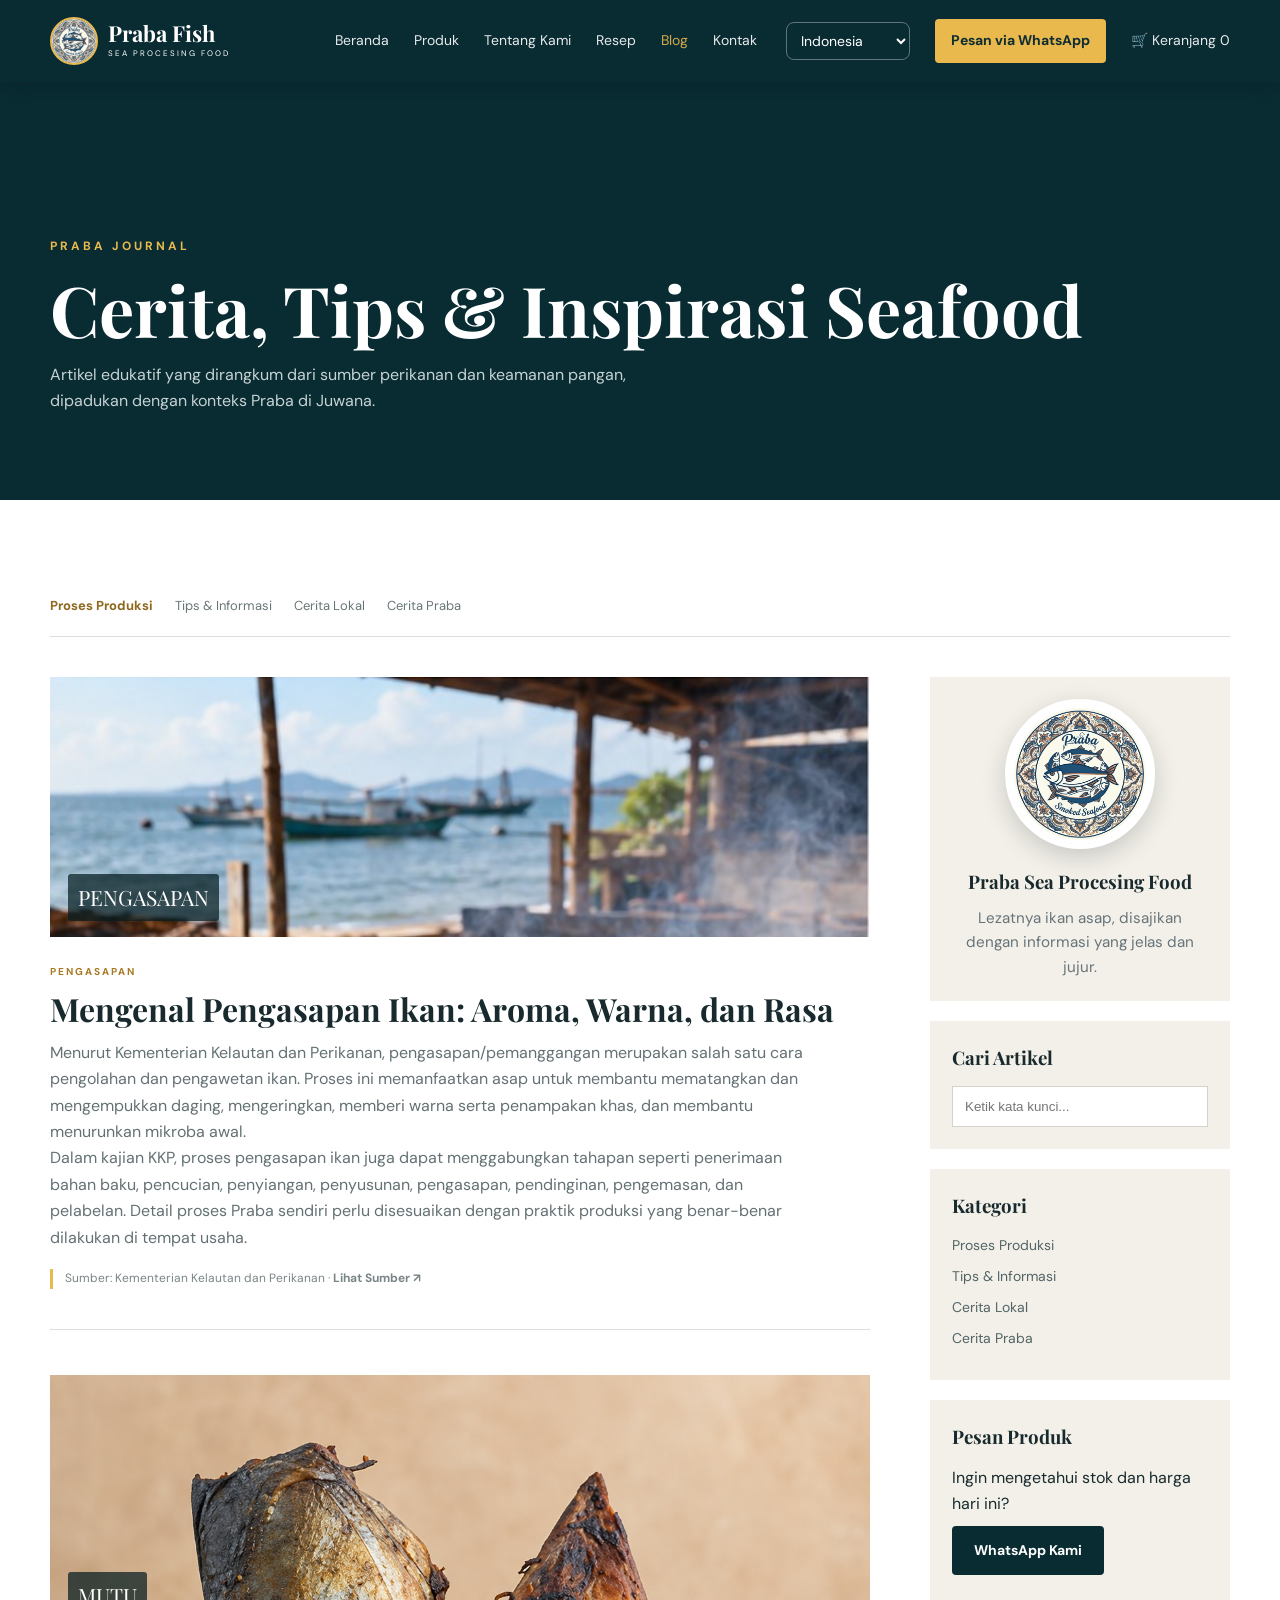
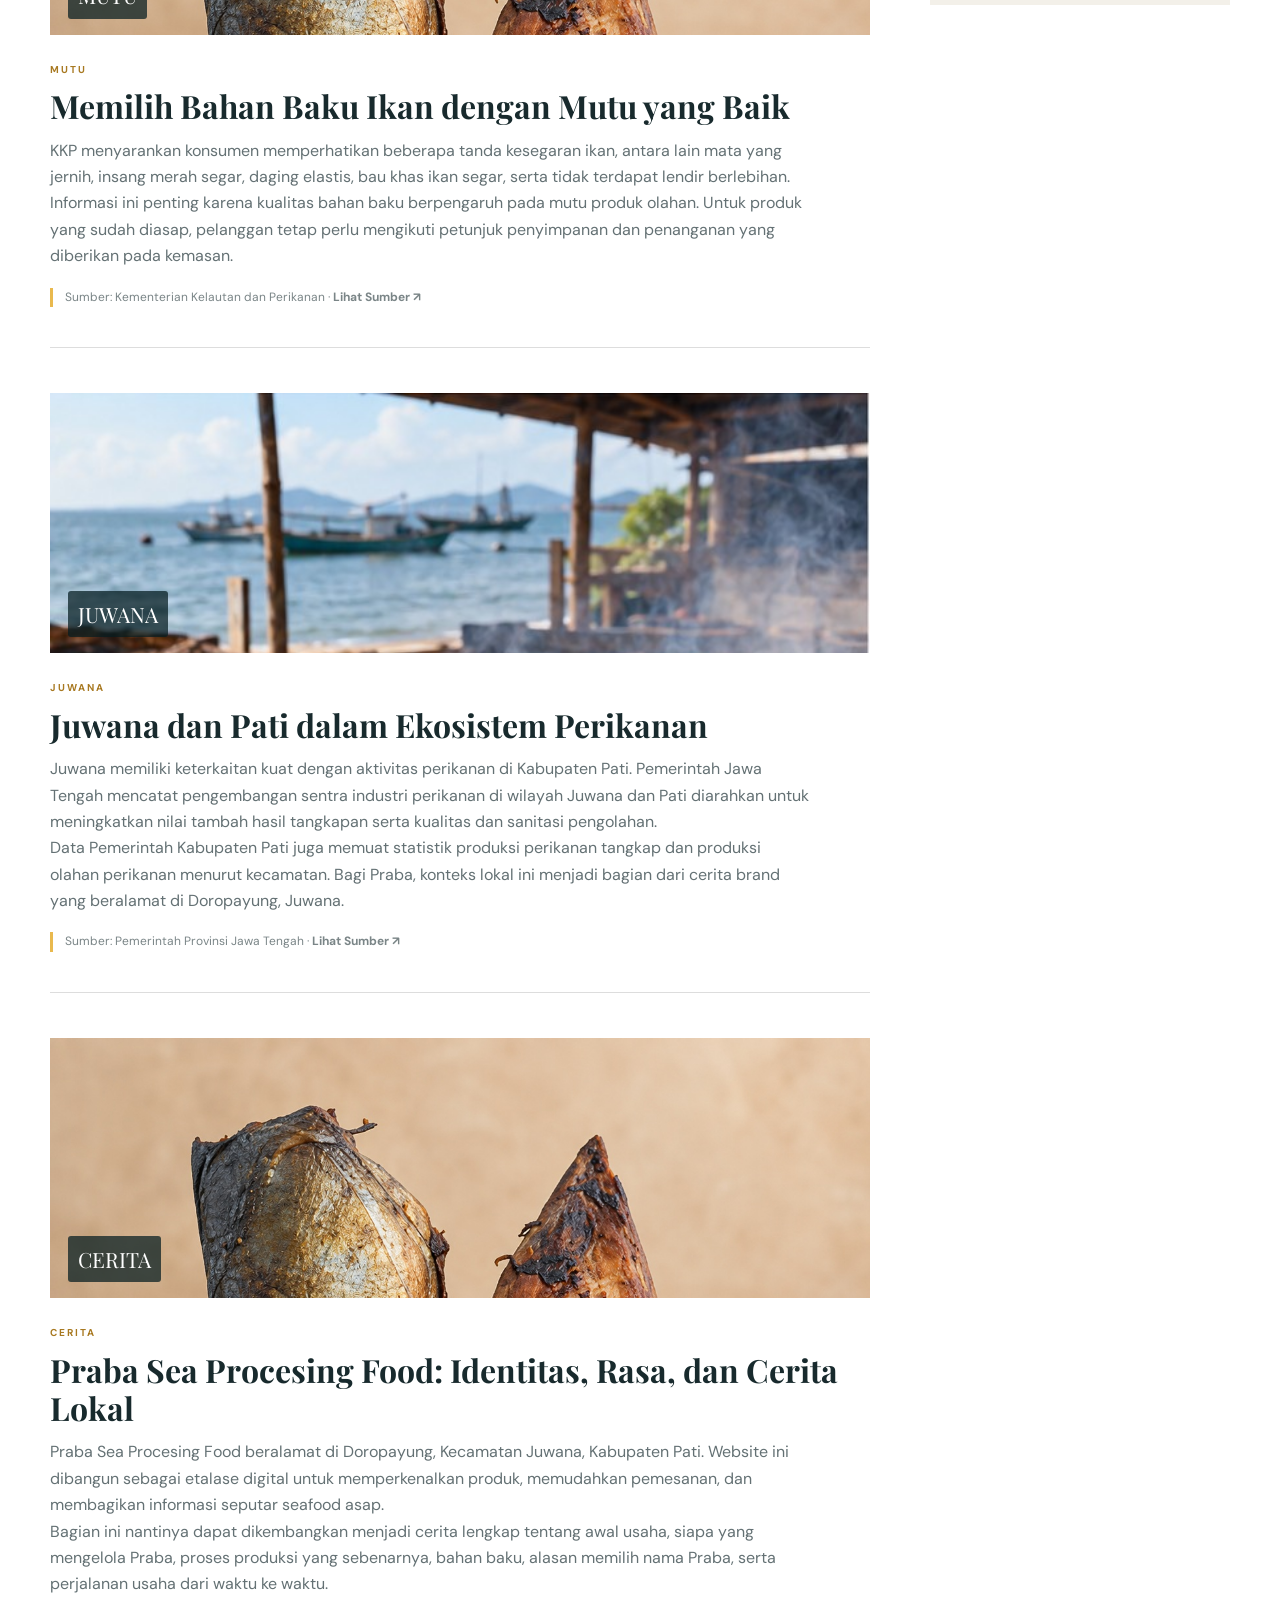
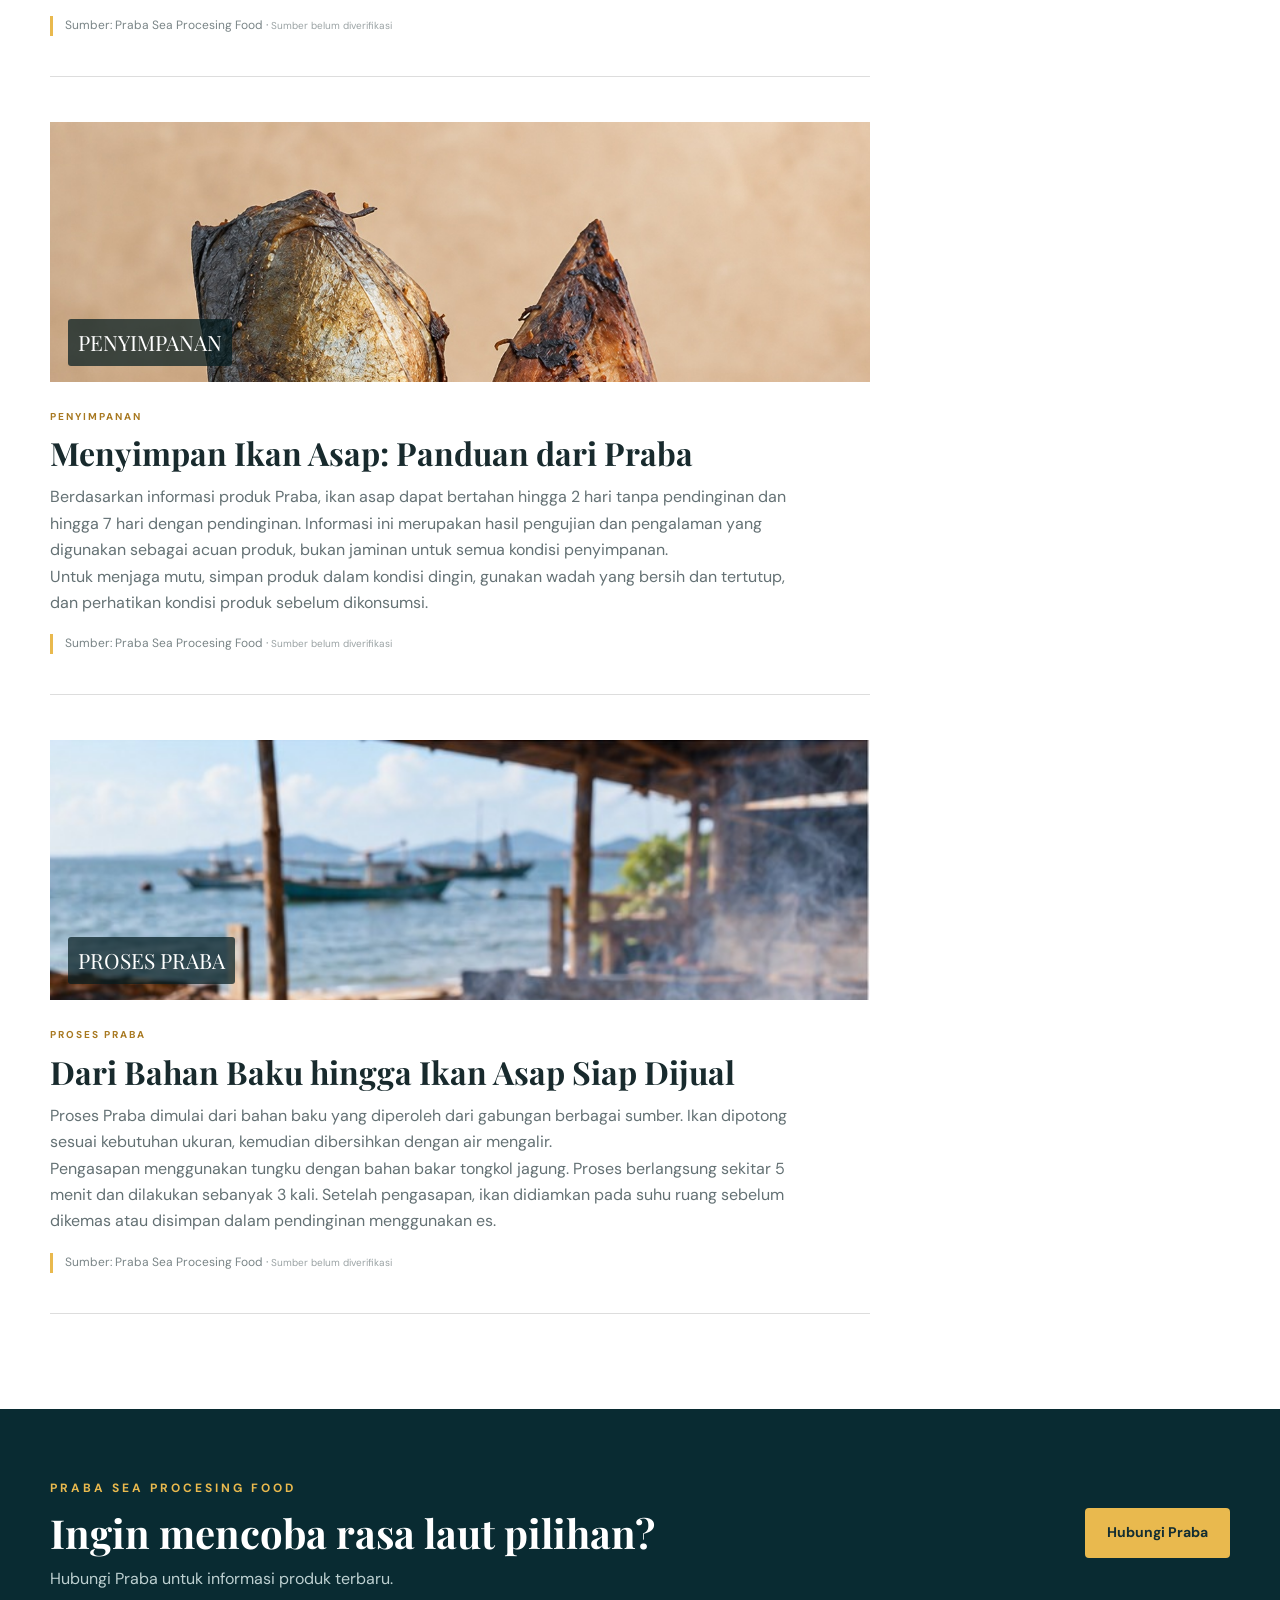
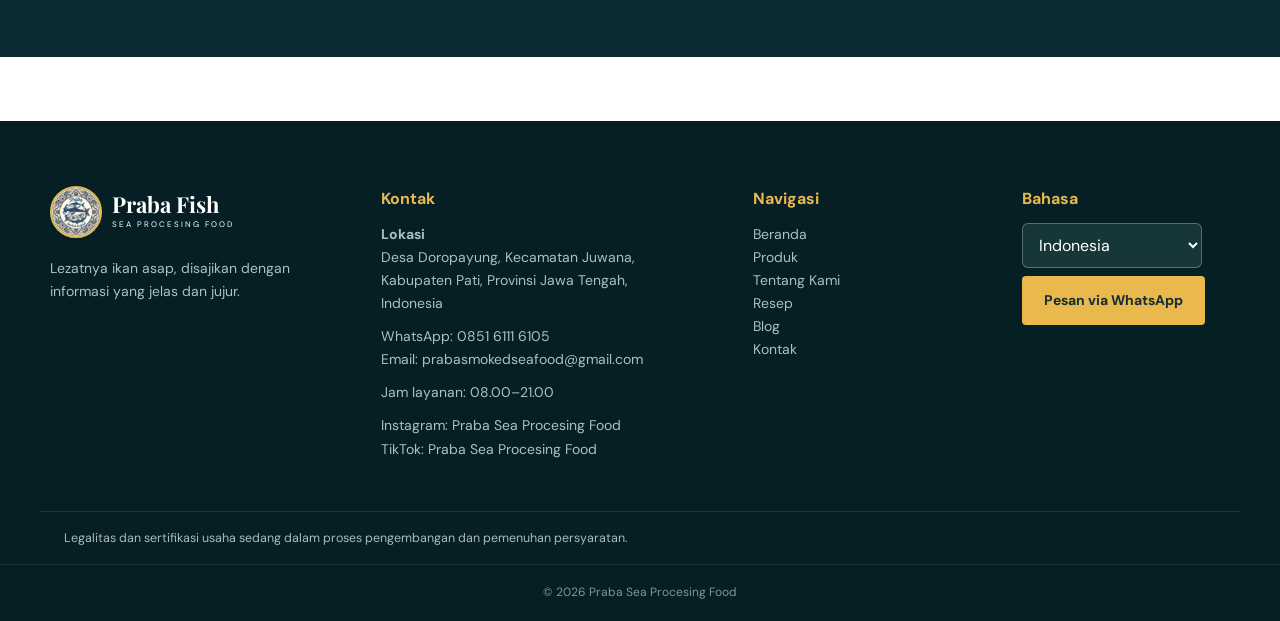
<file: blog.html>
<!DOCTYPE html>

<html lang="id"><head><meta charset="utf-8"/><meta content="width=device-width, initial-scale=1.0" name="viewport"/><meta content="Artikel dan edukasi Praba Fish tentang ikan asap, mutu ikan, pengolahan, penyimpanan, keamanan pangan, resep, serta konteks perikanan Juwana-Pati." data-i18n-content="meta.blog.description" name="description"/><title data-i18n="meta.blog.title">Blog Praba Fish | Ikan Asap, Mutu &amp; Juwana</title><link href="https://fonts.googleapis.com" rel="preconnect"/><link crossorigin="" href="https://fonts.gstatic.com" rel="preconnect"/><link href="https://fonts.googleapis.com/css2?family=DM+Sans:wght@400;500;600;700&amp;family=Playfair+Display:wght@600;700;800&amp;display=swap" rel="stylesheet"/><link href="css/style.css" rel="stylesheet"/><link href="css/responsive.css" rel="stylesheet"/><link href="css/language.css" rel="stylesheet"/><link href="images/favicon.png" rel="icon" type="image/png"/>
<meta content="#092b32" name="theme-color"/>
<link href="https://prabafish.netlify.app/blog.html" rel="canonical"/>
<meta content="website" property="og:type"/>
<meta content="Praba Fish" property="og:site_name"/>
<meta content="Blog Praba Fish | Ikan Asap, Mutu &amp; Juwana" data-i18n-content="meta.blog.title" property="og:title"/>
<meta content="Artikel dan edukasi Praba Fish tentang ikan asap, mutu ikan, pengolahan, penyimpanan, keamanan pangan, resep, serta konteks perikanan Juwana-Pati." data-i18n-content="meta.blog.description" property="og:description"/>
<meta content="https://prabafish.netlify.app/blog.html" property="og:url"/>
<meta content="https://prabafish.netlify.app/images/og-praba-v20.webp" property="og:image"/>
<meta content="Praba Fish — Praba Sea Procesing Food" property="og:image:alt"/>
<meta content="id_ID" property="og:locale"/>
<meta content="summary_large_image" name="twitter:card"/>
<meta content="Blog Praba Fish | Ikan Asap, Mutu &amp; Juwana" data-i18n-content="meta.blog.title" name="twitter:title"/>
<meta content="Artikel dan edukasi Praba Fish tentang ikan asap, mutu ikan, pengolahan, penyimpanan, keamanan pangan, resep, serta konteks perikanan Juwana-Pati." data-i18n-content="meta.blog.description" name="twitter:description"/>
<meta content="https://prabafish.netlify.app/images/og-praba-v20.webp" name="twitter:image"/>
</head><body>
<header class="site-header solid"><div class="container nav-wrap"><a class="brand" href="index.html"><img alt="Logo Praba" class="brand-logo" data-placeholder="images/placeholder-image.svg" src="images/logo-praba.webp"/><span><strong>Praba Fish</strong><small>SEA PROCESING FOOD</small></span></a><button aria-expanded="false" aria-label="Buka menu" class="menu-toggle" data-i18n-title="common.menu">☰</button><nav class="nav-menu"><a data-i18n="nav.home" href="index.html">Beranda</a><a data-i18n="nav.products" href="produk.html">Produk</a><a data-i18n="nav.about" href="tentang.html">Tentang Kami</a><a data-i18n="nav.recipes" href="resep.html">Resep</a><a class="active" data-i18n="nav.blog" href="blog.html">Blog</a><a data-i18n="nav.contact" href="kontak.html">Kontak</a><div class="language-switcher"><label class="sr-only" for="languageSelect">Bahasa</label><select aria-label="Pilih bahasa" id="languageSelect"><option value="id">Indonesia</option><option value="en">English</option><option value="zh">中文</option></select></div><a class="nav-cta" href="https://wa.me/6285161116105" target="_blank">Pesan via WhatsApp</a><a class="cart-nav" href="checkout.html">🛒 Keranjang <span id="cartCount">0</span></a></nav></div></header>
<main><section class="blog-hero"><div class="container"><span class="eyebrow" data-i18n="blog.heroLabel">PRABA JOURNAL</span><h1 data-i18n="blog.heroTitle">Edukasi Ikan Asap &amp; <em>Cerita Juwana</em></h1><p data-i18n="blog.heroText">Informasi tentang pengasapan, mutu ikan, penyimpanan, proses Praba, dan konteks perikanan Juwana yang disajikan secara sederhana dan transparan.</p></div></section>
<section class="section"><div class="container"><div class="category-nav"><a class="active" data-i18n="blog.catProduction" href="#pengasapan">Pengasapan</a><a data-i18n="blog.catTips" href="#mutu">Mutu Ikan</a><a data-i18n="blog.catLocal" href="#juwana">Juwana &amp; Pati</a><a data-i18n="blog.catPraba" href="#cerita">Cerita Praba</a></div><div class="blog-layout"><div class="article-list" data-json-render="articles"></div><aside><div class="side-box profile-box"><div class="profile-logo-wrap"><img alt="Logo Praba Sea Procesing Food" class="profile-logo" data-placeholder="images/placeholder-image.svg" decoding="async" loading="lazy" src="images/logo-praba.webp"/></div><h3>Praba Sea Procesing Food</h3><p data-i18n="footer.tagline">Lezatnya Ikan Asap, Rasa Laut Pilihan.</p></div><div class="side-box"><h3 data-i18n="blog.searchTitle">Cari Artikel</h3><input data-i18n-placeholder="blog.searchPlaceholder" id="searchInput" placeholder="Ketik kata kunci..." type="search"/></div><div class="side-box"><h3 data-i18n="blog.categoryTitle">Kategori</h3><a data-i18n="blog.catProduction" href="#pengasapan">Proses Produksi</a><a data-i18n="blog.catTips" href="#mutu">Tips &amp; Informasi</a><a data-i18n="blog.catLocal" href="#juwana">Cerita Lokal</a><a data-i18n="blog.catPraba" href="#cerita">Cerita Praba</a></div><div class="side-box"><h3 data-i18n="blog.orderTitle">Pesan Produk</h3><p data-i18n="blog.orderText">Ingin mengetahui stok dan harga hari ini?</p><a class="btn btn-dark" data-i18n="blog.orderButton" href="https://wa.me/6285161116105" target="_blank">WhatsApp Kami</a></div></aside></div></div></section>
<section class="cta"><div class="container cta-inner"><div><span class="eyebrow">PRABA SEA PROCESING FOOD</span><h2 data-i18n="blog.ctaTitle">Ingin mencoba rasa laut pilihan?</h2><p data-i18n="blog.ctaText">Hubungi Praba untuk informasi produk terbaru.</p></div><a class="btn btn-gold" data-i18n="blog.ctaButton" href="kontak.html">Hubungi Praba</a></div></section></main>
<footer class="site-footer"><div class="container footer-grid"><div class="footer-brand"><a class="brand light" href="index.html"><img alt="Logo Praba Sea Procesing Food" class="brand-logo" data-placeholder="images/placeholder-image.svg" src="images/logo-praba.webp"/><span><strong>Praba Fish</strong><small>SEA PROCESING FOOD</small></span></a><p data-i18n="footer.tagline">Lezatnya ikan asap, disajikan dengan informasi yang jelas dan jujur.</p></div><div><h4 data-i18n="footer.contact">Kontak</h4><p><strong data-i18n="footer.location">Lokasi</strong><br/><span data-i18n="footer.address">Desa Doropayung, Kecamatan Juwana, Kabupaten Pati, Provinsi Jawa Tengah, Indonesia</span></p><p><span data-i18n="footer.whatsapp">WhatsApp</span>: <a href="https://wa.me/6285161116105">0851 6111 6105</a><br/><span data-i18n="footer.email">Email</span>: <a href="mailto:prabasmokedseafood@gmail.com">prabasmokedseafood@gmail.com</a></p><p data-i18n="footer.hours">Jam layanan: 08.00–21.00</p><p><span data-i18n="footer.instagram">Instagram</span>: Praba Sea Procesing Food<br/><span data-i18n="footer.tiktok">TikTok</span>: Praba Sea Procesing Food</p></div><div><h4 data-i18n="footer.navigation">Navigasi</h4><p><a data-i18n="nav.home" href="index.html">Beranda</a><br/><a data-i18n="nav.products" href="produk.html">Produk</a><br/><a data-i18n="nav.about" href="tentang.html">Tentang Kami</a><br/><a data-i18n="nav.recipes" href="resep.html">Resep</a><br/><a data-i18n="nav.blog" href="blog.html">Blog</a><br/><a data-i18n="nav.contact" href="kontak.html">Kontak</a></p></div><div><h4 data-i18n="footer.language">Bahasa</h4><div class="footer-language-options"><select aria-label="Pilih bahasa" id="footerLanguageSelect"><option value="id">Indonesia</option><option value="en">English</option><option value="zh">中文</option></select></div><a class="btn btn-gold footer-order" data-i18n="footer.order" href="https://wa.me/6285161116105?text=Halo%20Praba%20Sea%20Procesing%20Food%2C%20saya%20ingin%20bertanya%20tentang%20produk." rel="noopener" target="_blank">Pesan via WhatsApp</a></div></div><div class="footer-legal"><span data-i18n="footer.legal">Legalitas dan sertifikasi usaha sedang dalam proses pengembangan dan pemenuhan persyaratan.</span></div><div class="footer-bottom"><div class="container">© 2026 Praba Sea Procesing Food</div></div></footer><script src="js/data-loader.js"></script><script src="js/script.js"></script>
<script src="js/language.js"></script>
<script src="js/recipe.js"></script>
<script src="js/fifo.js"></script><script src="js/ecommerce.js"></script>
</body></html>
</file>
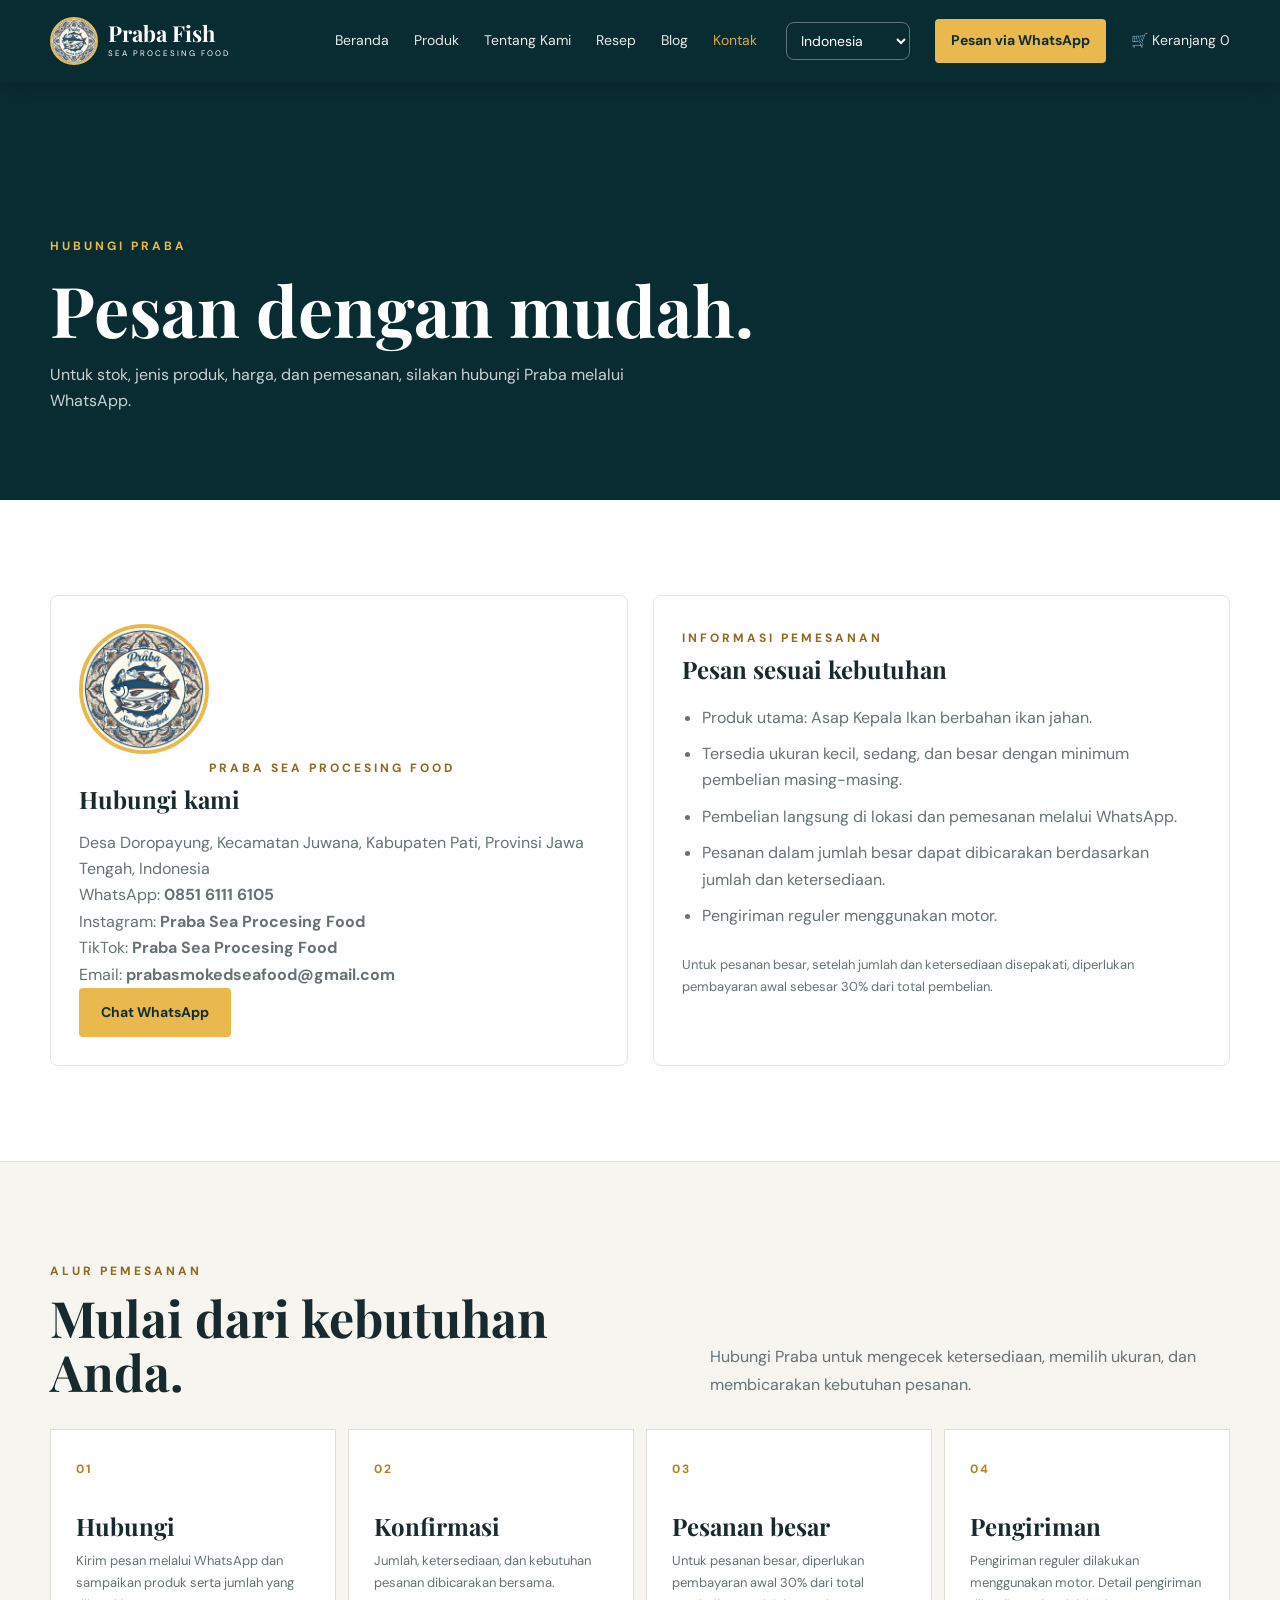
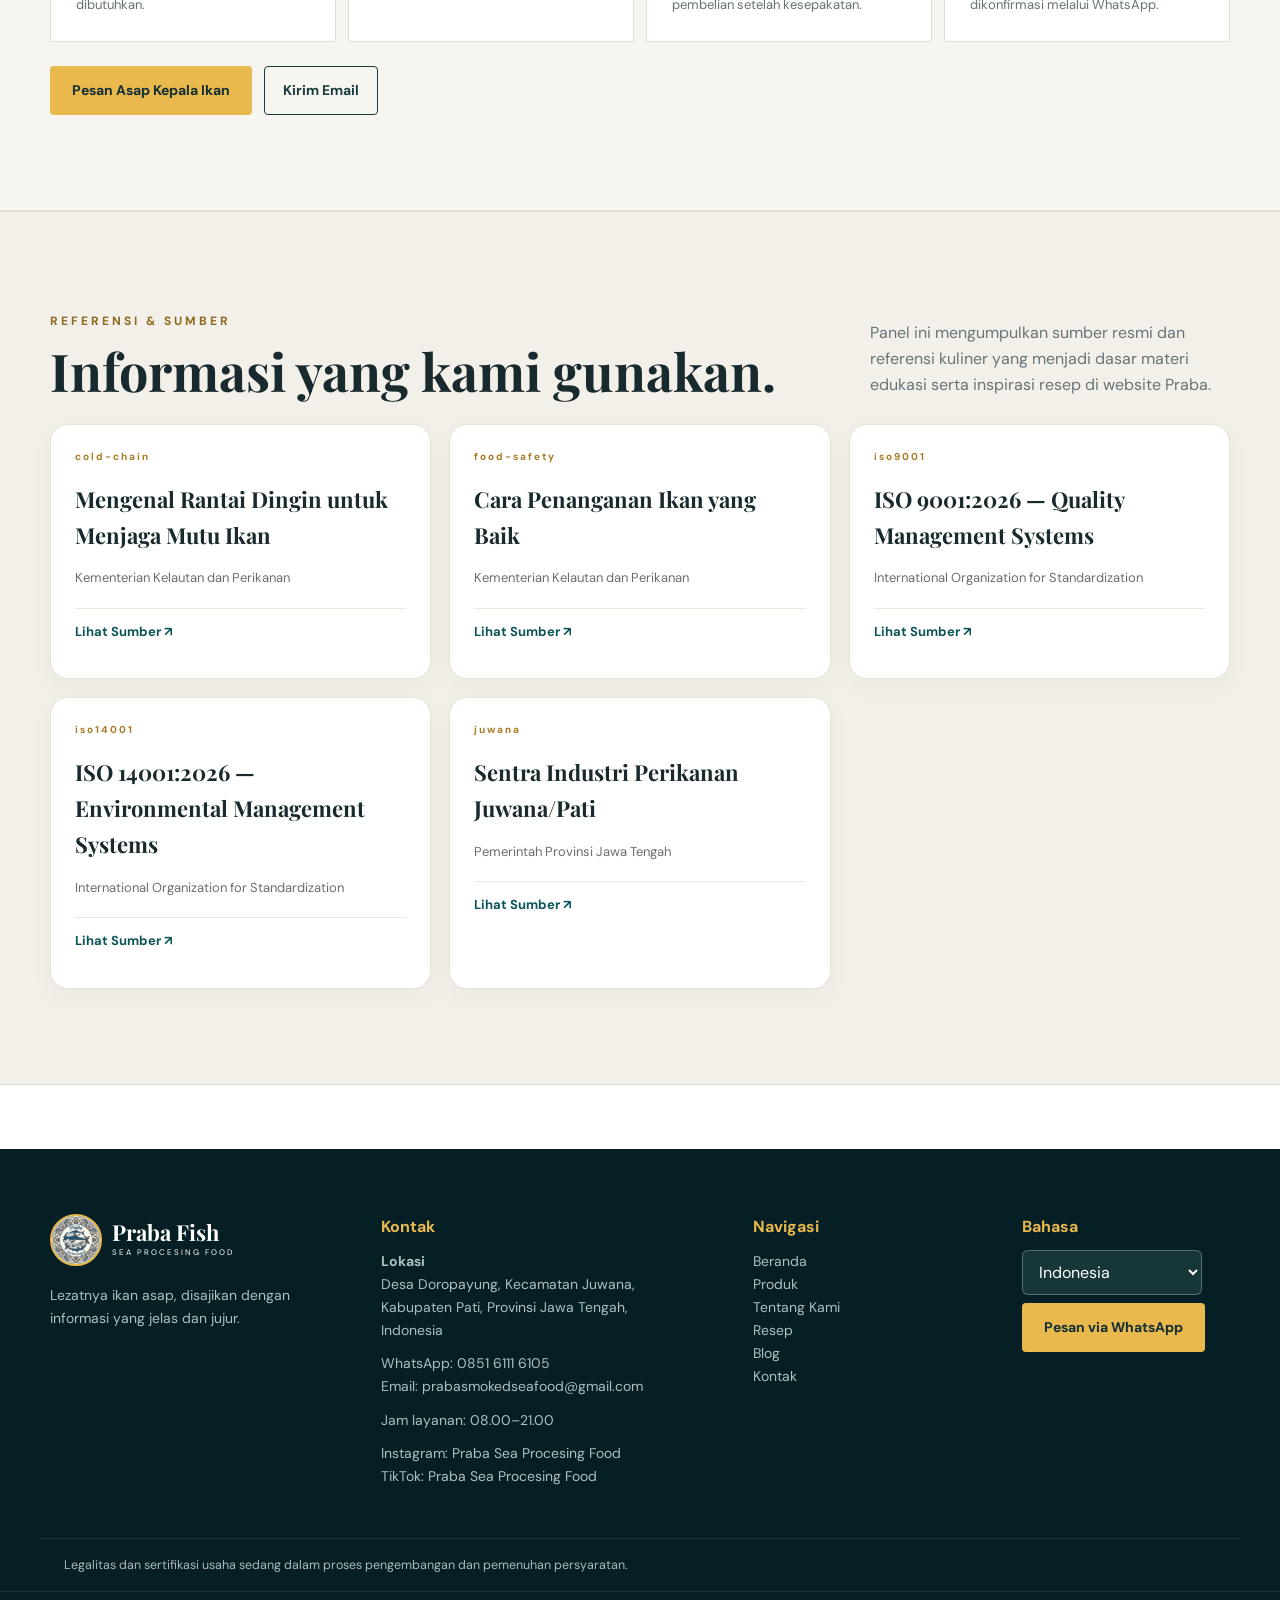
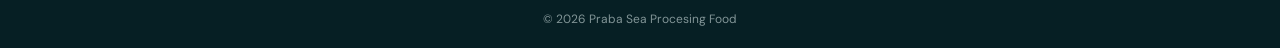
<file: kontak.html>
<!DOCTYPE html>

<html lang="id"><head><meta charset="utf-8"/><meta content="width=device-width, initial-scale=1.0" name="viewport"/><meta content="Hubungi Praba Sea Procesing Food di Doropayung, Juwana, Pati untuk informasi produk, ketersediaan, harga, dan pemesanan ikan asap." data-i18n-content="meta.kontak.description" name="description"/><title data-i18n="meta.kontak.title">Kontak &amp; Pemesanan | Praba Fish</title><link href="https://fonts.googleapis.com" rel="preconnect"/><link crossorigin="" href="https://fonts.gstatic.com" rel="preconnect"/><link href="https://fonts.googleapis.com/css2?family=DM+Sans:wght@400;500;600;700&amp;family=Playfair+Display:wght@600;700;800&amp;display=swap" rel="stylesheet"/><link href="css/style.css" rel="stylesheet"/><link href="css/responsive.css" rel="stylesheet"/><link href="css/language.css" rel="stylesheet"/><link href="images/favicon.png" rel="icon" type="image/png"/>
<meta content="#092b32" name="theme-color"/>
<link href="https://prabafish.netlify.app/kontak.html" rel="canonical"/>
<meta content="website" property="og:type"/>
<meta content="Praba Fish" property="og:site_name"/>
<meta content="Kontak &amp; Pemesanan | Praba Fish" data-i18n-content="meta.kontak.title" property="og:title"/>
<meta content="Hubungi Praba Sea Procesing Food di Doropayung, Juwana, Pati untuk informasi produk, ketersediaan, harga, dan pemesanan ikan asap." data-i18n-content="meta.kontak.description" property="og:description"/>
<meta content="https://prabafish.netlify.app/kontak.html" property="og:url"/>
<meta content="https://prabafish.netlify.app/images/og-praba-v20.webp" property="og:image"/>
<meta content="Praba Fish — Praba Sea Procesing Food" property="og:image:alt"/>
<meta content="id_ID" property="og:locale"/>
<meta content="summary_large_image" name="twitter:card"/>
<meta content="Kontak &amp; Pemesanan | Praba Fish" data-i18n-content="meta.kontak.title" name="twitter:title"/>
<meta content="Hubungi Praba Sea Procesing Food di Doropayung, Juwana, Pati untuk informasi produk, ketersediaan, harga, dan pemesanan ikan asap." data-i18n-content="meta.kontak.description" name="twitter:description"/>
<meta content="https://prabafish.netlify.app/images/og-praba-v20.webp" name="twitter:image"/>
</head><body>
<header class="site-header solid"><div class="container nav-wrap"><a class="brand" href="index.html"><img alt="Logo Praba" class="brand-logo" data-placeholder="images/placeholder-image.svg" src="images/logo-praba.webp"/><span><strong>Praba Fish</strong><small>SEA PROCESING FOOD</small></span></a><button aria-expanded="false" aria-label="Buka menu" class="menu-toggle" data-i18n-title="common.menu">☰</button><nav class="nav-menu"><a data-i18n="nav.home" href="index.html">Beranda</a><a data-i18n="nav.products" href="produk.html">Produk</a><a data-i18n="nav.about" href="tentang.html">Tentang Kami</a><a data-i18n="nav.recipes" href="resep.html">Resep</a><a data-i18n="nav.blog" href="blog.html">Blog</a><a class="active" data-i18n="nav.contact" href="kontak.html">Kontak</a><div class="language-switcher"><label class="sr-only" for="languageSelect">Bahasa</label><select aria-label="Pilih bahasa" id="languageSelect"><option value="id">Indonesia</option><option value="en">English</option><option value="zh">中文</option></select></div><a class="nav-cta" data-i18n="common.orderWhatsApp" href="https://wa.me/6285161116105" target="_blank">Pesan via WhatsApp</a><a class="cart-nav" href="checkout.html">🛒 Keranjang <span id="cartCount">0</span></a></nav></div></header>
<main><section class="blog-hero"><div class="container"><span class="eyebrow" data-i18n="contact.heroLabel">HUBUNGI PRABA</span><h1 data-i18n="contact.heroTitle">Pesan dengan <em>mudah.</em></h1><p data-i18n="contact.heroText">Untuk stok, jenis produk, harga, dan pemesanan, silakan hubungi Praba melalui WhatsApp.</p></div></section>
<section class="section"><div class="container contact-grid"><div class="contact-card"><img alt="Logo Praba Sea Procesing Food" class="contact-logo" data-placeholder="images/placeholder-image.svg" decoding="async" loading="lazy" src="images/logo-praba.webp"/><span class="eyebrow dark">PRABA SEA PROCESING FOOD</span><h2 data-i18n="contact.cardTitle">Hubungi kami</h2><p data-i18n="contact.address">Desa Doropayung, Kecamatan Juwana, Kabupaten Pati, Provinsi Jawa Tengah, Indonesia</p><p><span data-i18n="footer.whatsapp">WhatsApp</span>: <strong>0851 6111 6105</strong></p><p><span data-i18n="footer.instagram">Instagram</span>: <strong>Praba Sea Procesing Food</strong></p><p><span data-i18n="footer.tiktok">TikTok</span>: <strong>Praba Sea Procesing Food</strong></p><p><span data-i18n="footer.email">Email</span>: <strong>prabasmokedseafood@gmail.com</strong></p><a class="btn btn-gold" data-i18n="contact.chat" href="https://wa.me/6285161116105?text=Halo%20Praba%20Sea%20Procesing%20Food%2C%20saya%20ingin%20bertanya%20tentang%20produk." target="_blank">Chat WhatsApp</a></div><div class="contact-card"><span class="eyebrow dark" data-i18n="contact.orderInfoLabel">INFORMASI PEMESANAN</span><h2 data-i18n="contact.orderInfoTitle">Pesan sesuai kebutuhan</h2><ul class="check-list"><li data-i18n="contact.order1">Produk utama: Asap Kepala Ikan berbahan ikan jahan.</li><li data-i18n="contact.order2">Tersedia ukuran kecil, sedang, dan besar dengan minimum pembelian masing-masing.</li><li data-i18n="contact.order3">Pembelian langsung di lokasi dan pemesanan melalui WhatsApp.</li><li data-i18n="contact.order4">Pesanan dalam jumlah besar dapat dibicarakan berdasarkan jumlah dan ketersediaan.</li><li data-i18n="contact.order5">Pengiriman reguler menggunakan motor.</li></ul><p class="small-note" data-i18n="contact.largeNote">Untuk pesanan besar, setelah jumlah dan ketersediaan disepakati, diperlukan pembayaran awal sebesar 30% dari total pembelian.</p></div></div></section>
<section class="section contact-order-section"><div class="container"><div class="contact-order-head"><div><span class="eyebrow dark" data-i18n="contact.flowLabel">ALUR PEMESANAN</span><h2 data-i18n="contact.flowTitle">Mulai dari kebutuhan Anda.</h2></div><p data-i18n="contact.flowLead">Hubungi Praba untuk mengecek ketersediaan, memilih ukuran, dan membicarakan kebutuhan pesanan.</p></div><div class="order-steps"><article><span>01</span><h3 data-i18n="contact.step1Title">Hubungi</h3><p data-i18n="contact.step1Text">Kirim pesan melalui WhatsApp dan sampaikan produk serta jumlah yang dibutuhkan.</p></article><article><span>02</span><h3 data-i18n="contact.step2Title">Konfirmasi</h3><p data-i18n="contact.step2Text">Jumlah, ketersediaan, dan kebutuhan pesanan dibicarakan bersama.</p></article><article><span>03</span><h3 data-i18n="contact.step3Title">Pesanan besar</h3><p data-i18n="contact.step3Text">Untuk pesanan besar, diperlukan pembayaran awal 30% dari total pembelian setelah kesepakatan.</p></article><article><span>04</span><h3 data-i18n="contact.step4Title">Pengiriman</h3><p data-i18n="contact.step4Text">Pengiriman reguler dilakukan menggunakan motor. Detail pengiriman dikonfirmasi melalui WhatsApp.</p></article></div><div class="contact-actions"><a class="btn btn-gold" data-i18n="contact.orderProduct" href="https://wa.me/6285161116105?text=Halo%20Praba%20Sea%20Procesing%20Food%2C%20saya%20ingin%20memesan%20Asap%20Kepala%20Ikan." target="_blank">Pesan Asap Kepala Ikan</a><a class="btn btn-outline" data-i18n="contact.sendEmail" href="mailto:prabasmokedseafood@gmail.com">Kirim Email</a></div></div></section>
<section class="section reference-panel">
<div class="container">
<div class="section-heading">
<div><span class="eyebrow dark" data-i18n="contact.referencesLabel">REFERENSI &amp; SUMBER</span><h2 data-i18n="contact.referencesTitle">Informasi yang kami <em>gunakan.</em></h2></div>
<p class="reference-intro" data-i18n="contact.referencesText">Panel ini mengumpulkan sumber resmi dan referensi kuliner yang menjadi dasar materi edukasi serta inspirasi resep di website Praba.</p>
</div>
<div class="reference-grid" data-json-render="references"></div>
</div>
</section></main>
<footer class="site-footer"><div class="container footer-grid"><div class="footer-brand"><a class="brand light" href="index.html"><img alt="Logo Praba Sea Procesing Food" class="brand-logo" data-placeholder="images/placeholder-image.svg" src="images/logo-praba.webp"/><span><strong>Praba Fish</strong><small>SEA PROCESING FOOD</small></span></a><p data-i18n="footer.tagline">Lezatnya ikan asap, disajikan dengan informasi yang jelas dan jujur.</p></div><div><h4 data-i18n="footer.contact">Kontak</h4><p><strong data-i18n="footer.location">Lokasi</strong><br/><span data-i18n="footer.address">Desa Doropayung, Kecamatan Juwana, Kabupaten Pati, Provinsi Jawa Tengah, Indonesia</span></p><p><span data-i18n="footer.whatsapp">WhatsApp</span>: <a href="https://wa.me/6285161116105">0851 6111 6105</a><br/><span data-i18n="footer.email">Email</span>: <a href="mailto:prabasmokedseafood@gmail.com">prabasmokedseafood@gmail.com</a></p><p data-i18n="footer.hours">Jam layanan: 08.00–21.00</p><p><span data-i18n="footer.instagram">Instagram</span>: Praba Sea Procesing Food<br/><span data-i18n="footer.tiktok">TikTok</span>: Praba Sea Procesing Food</p></div><div><h4 data-i18n="footer.navigation">Navigasi</h4><p><a data-i18n="nav.home" href="index.html">Beranda</a><br/><a data-i18n="nav.products" href="produk.html">Produk</a><br/><a data-i18n="nav.about" href="tentang.html">Tentang Kami</a><br/><a data-i18n="nav.recipes" href="resep.html">Resep</a><br/><a data-i18n="nav.blog" href="blog.html">Blog</a><br/><a data-i18n="nav.contact" href="kontak.html">Kontak</a></p></div><div><h4 data-i18n="footer.language">Bahasa</h4><div class="footer-language-options"><select aria-label="Pilih bahasa" id="footerLanguageSelect"><option value="id">Indonesia</option><option value="en">English</option><option value="zh">中文</option></select></div><a class="btn btn-gold footer-order" data-i18n="footer.order" href="https://wa.me/6285161116105?text=Halo%20Praba%20Sea%20Procesing%20Food%2C%20saya%20ingin%20bertanya%20tentang%20produk." rel="noopener" target="_blank">Pesan via WhatsApp</a></div></div><div class="footer-legal"><span data-i18n="footer.legal">Legalitas dan sertifikasi usaha sedang dalam proses pengembangan dan pemenuhan persyaratan.</span></div><div class="footer-bottom"><div class="container">© 2026 Praba Sea Procesing Food</div></div></footer><script src="js/data-loader.js"></script><script src="js/script.js"></script>
<script src="js/language.js"></script>
<script src="js/recipe.js"></script>
<script src="js/fifo.js"></script><script src="js/ecommerce.js"></script>
</body></html>
</file>
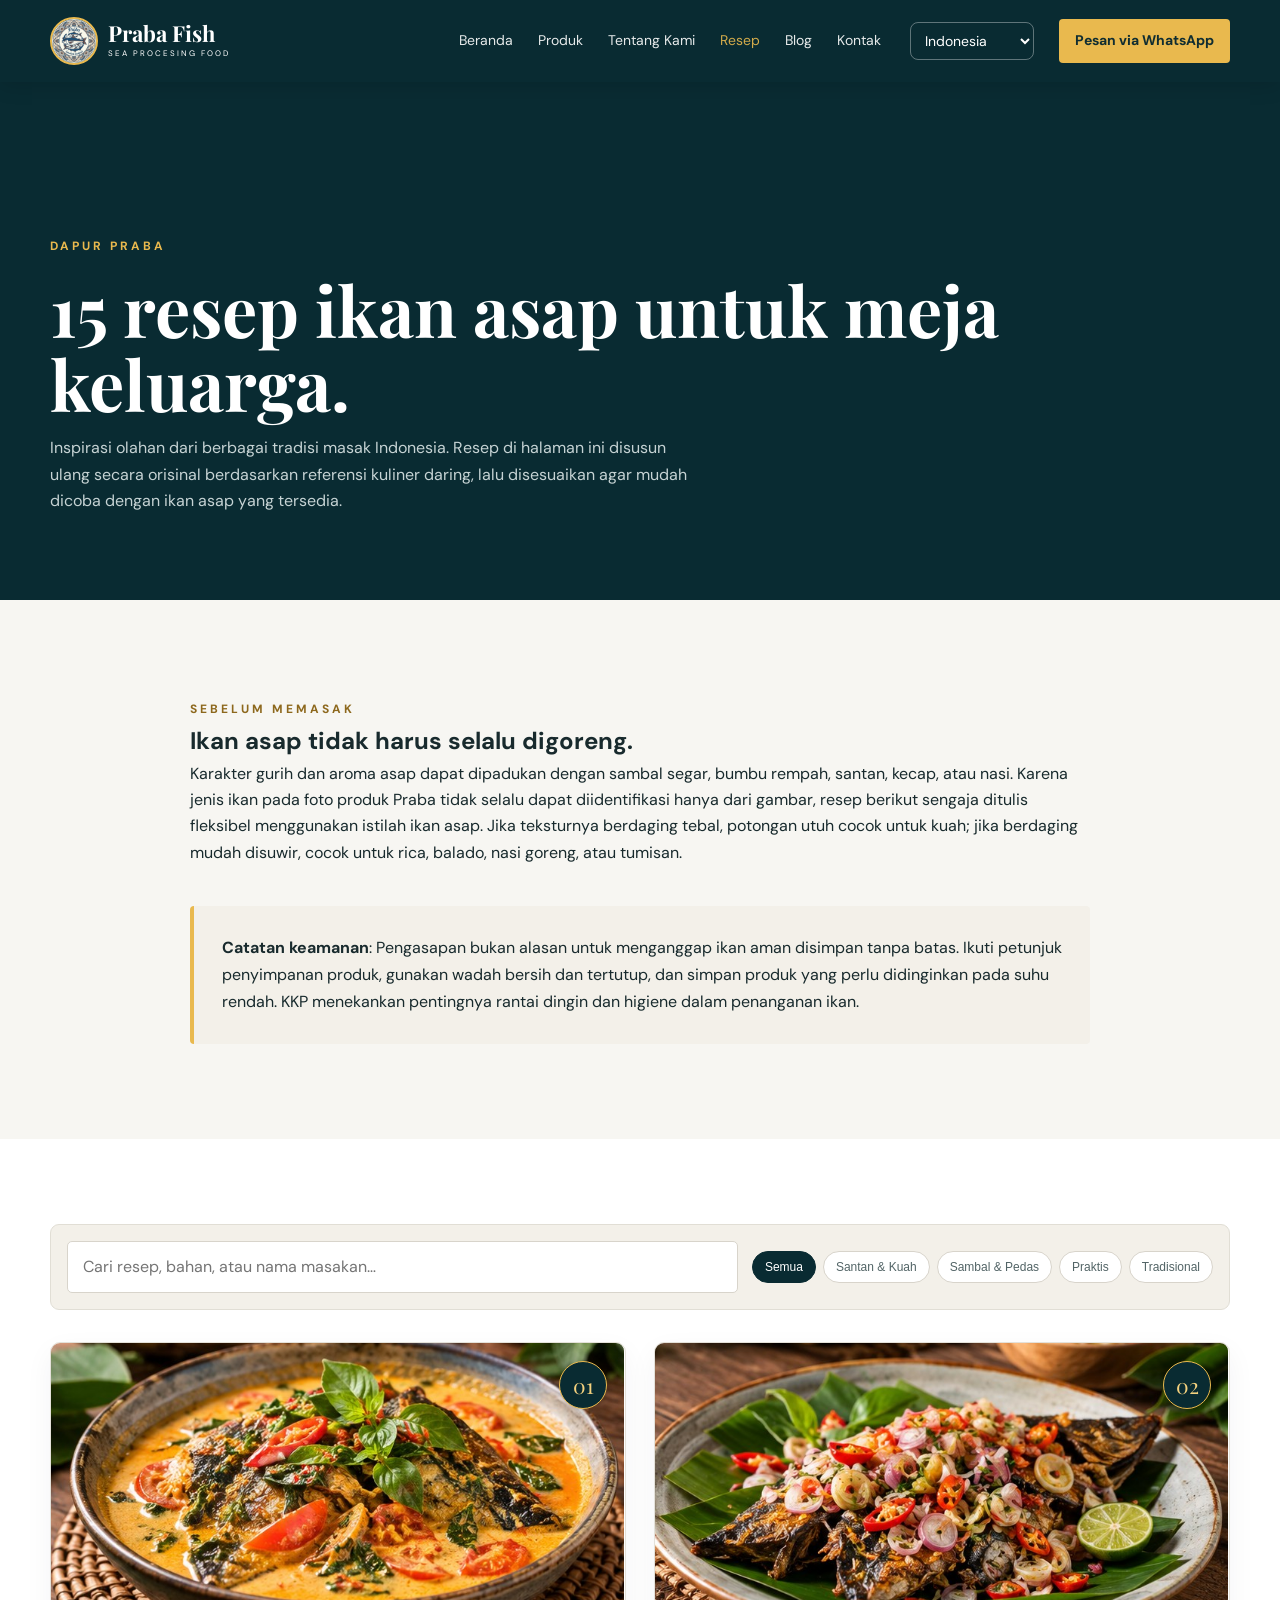
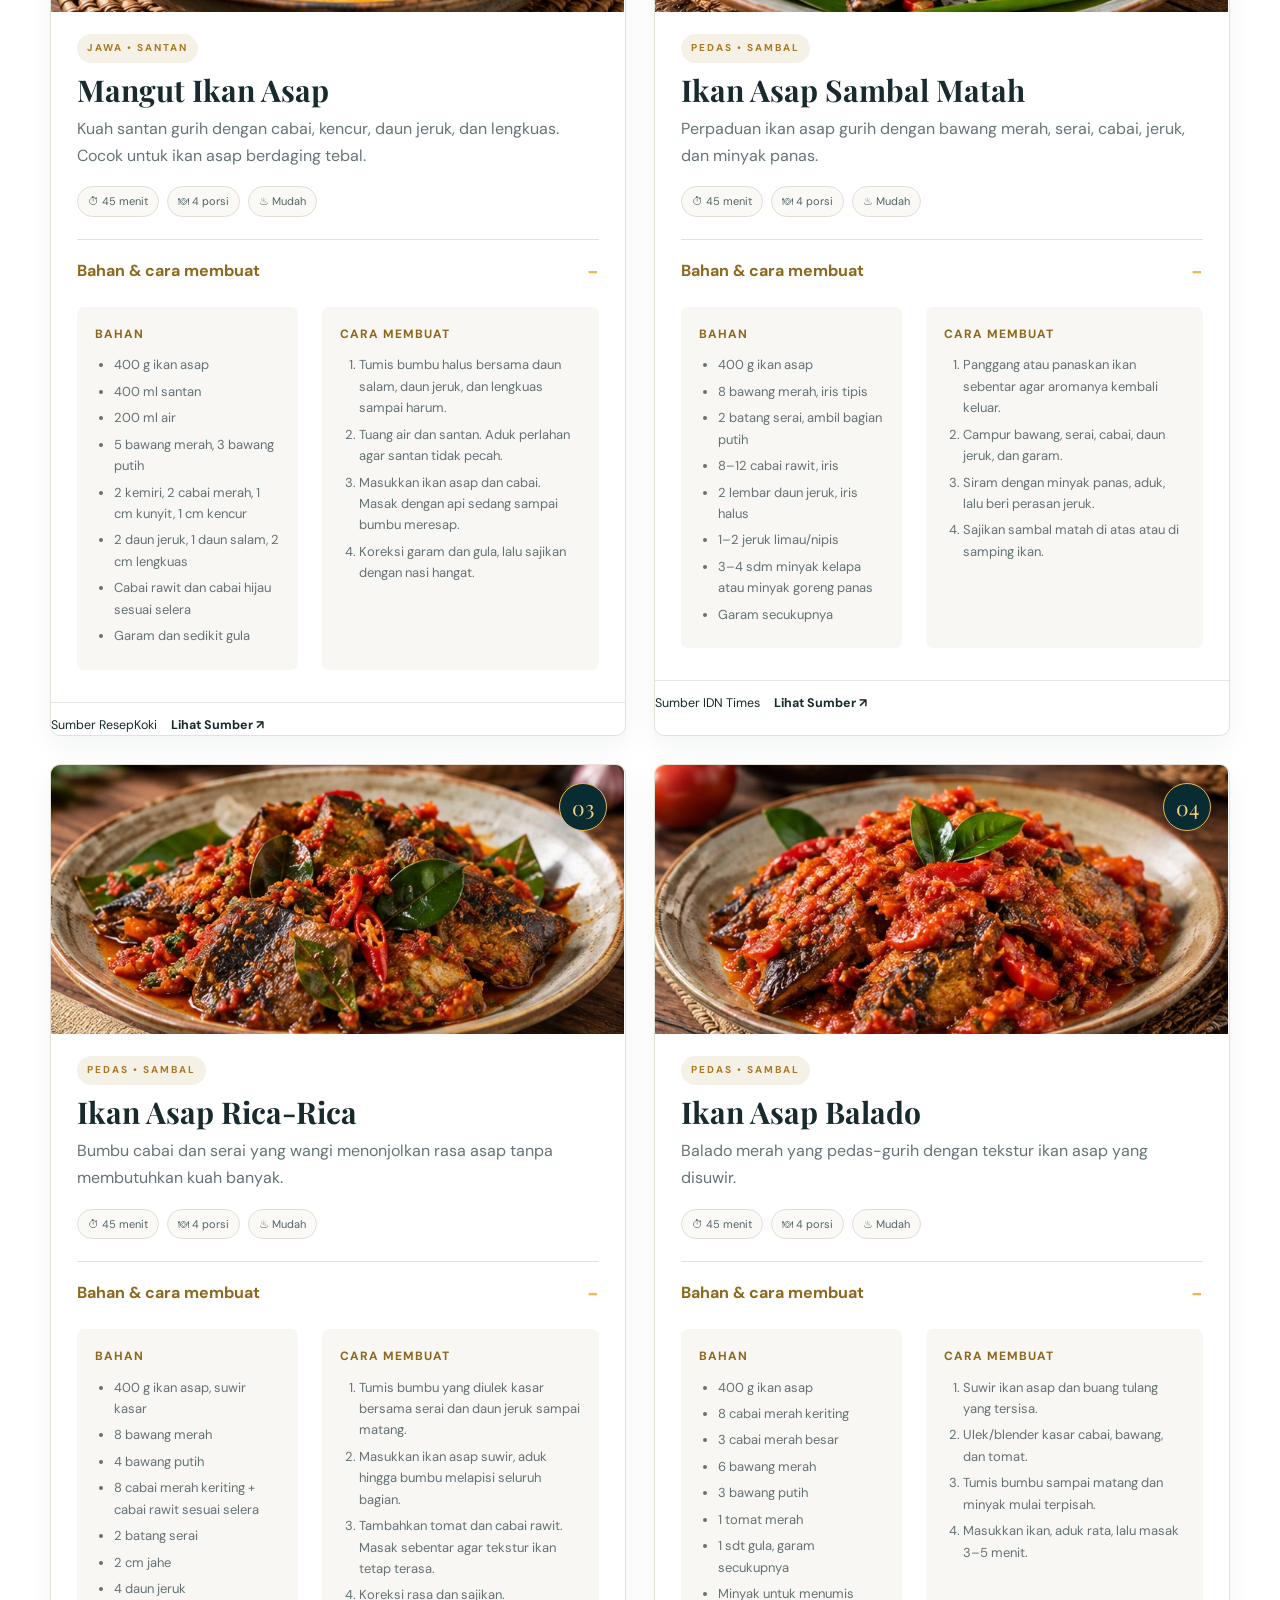
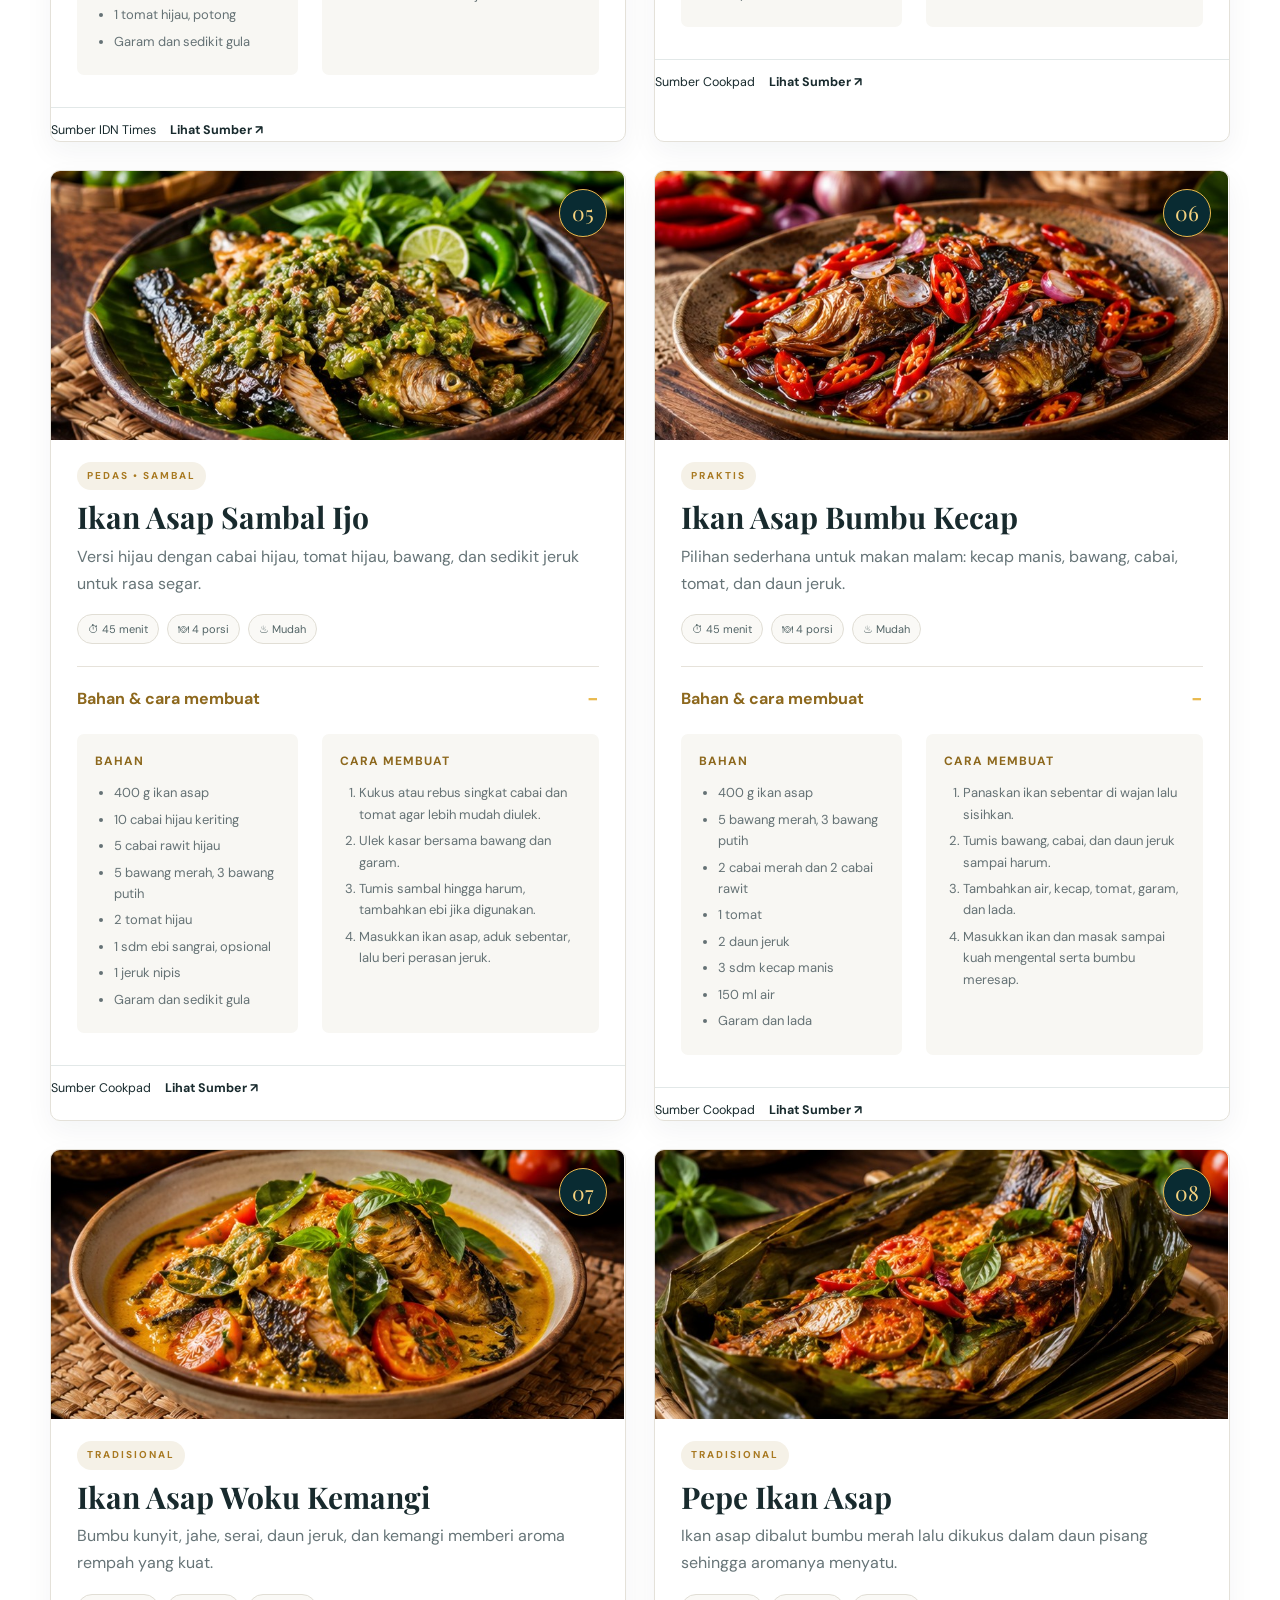
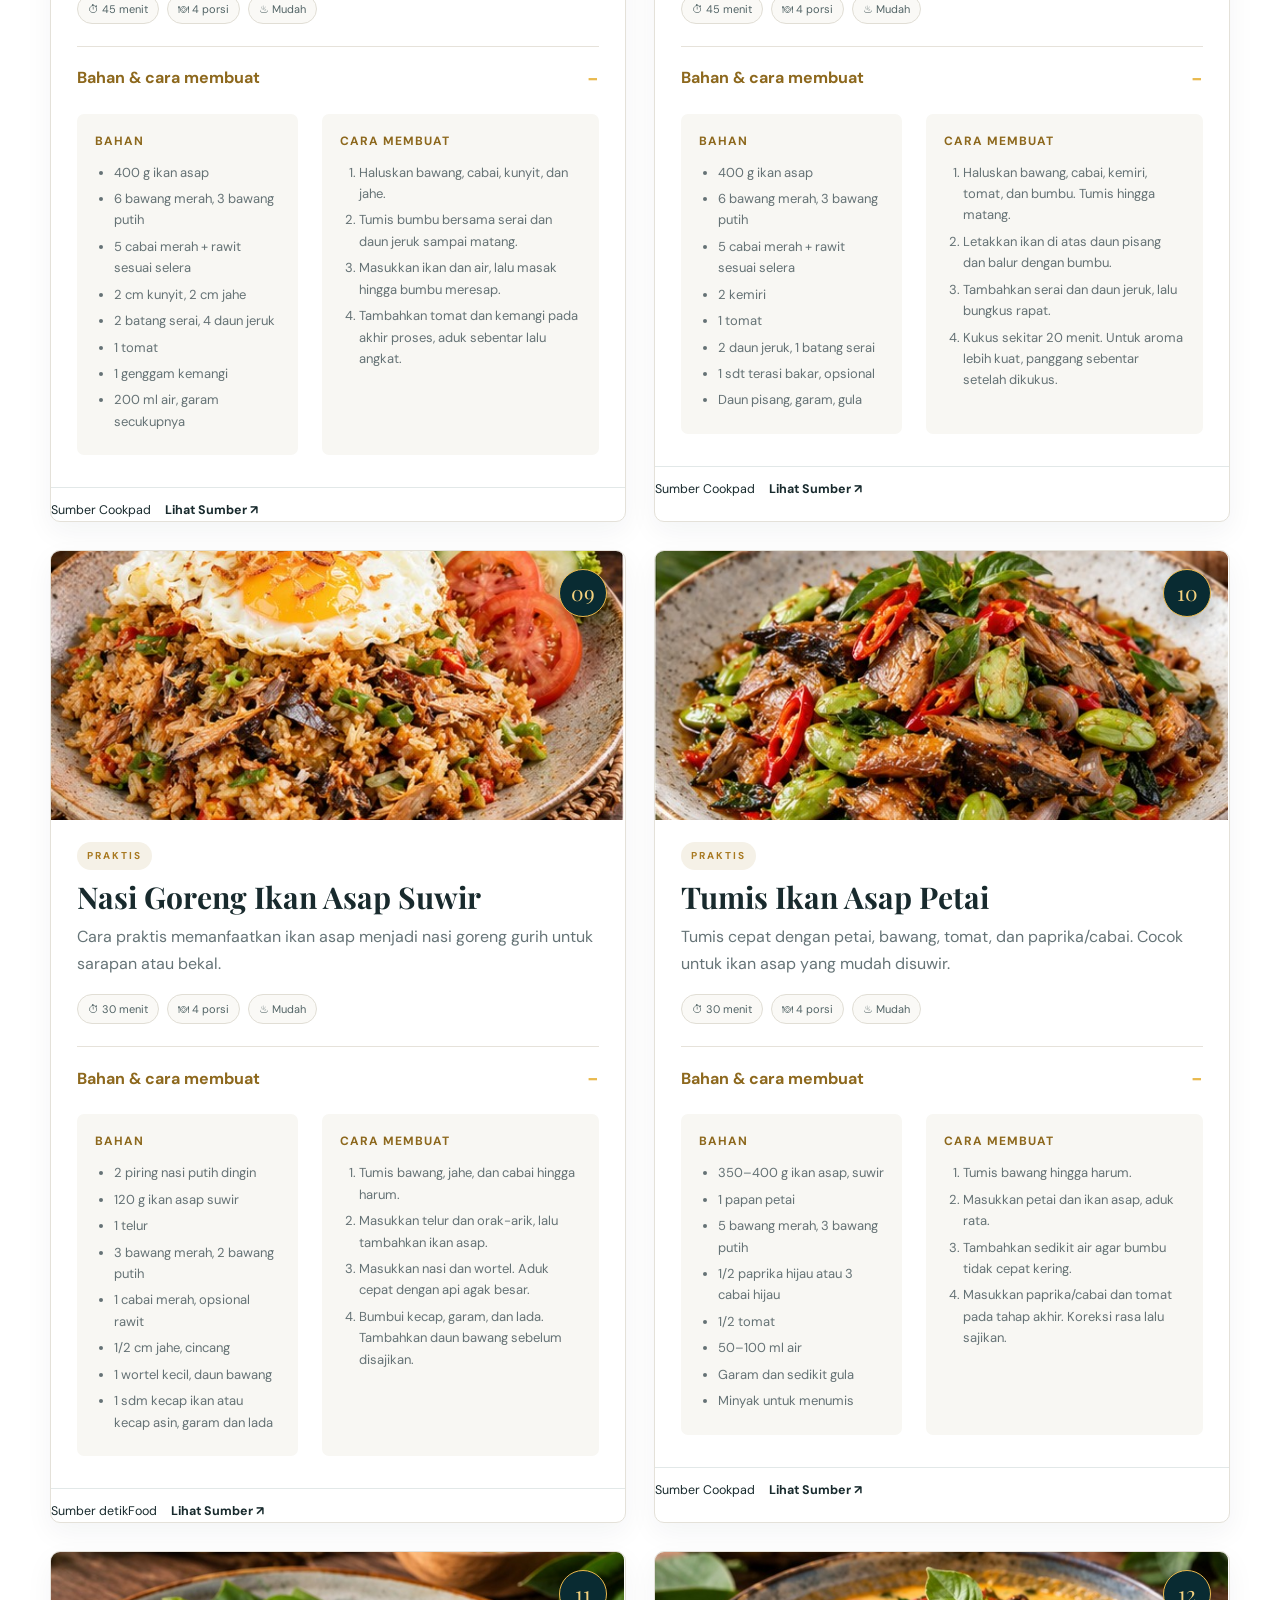
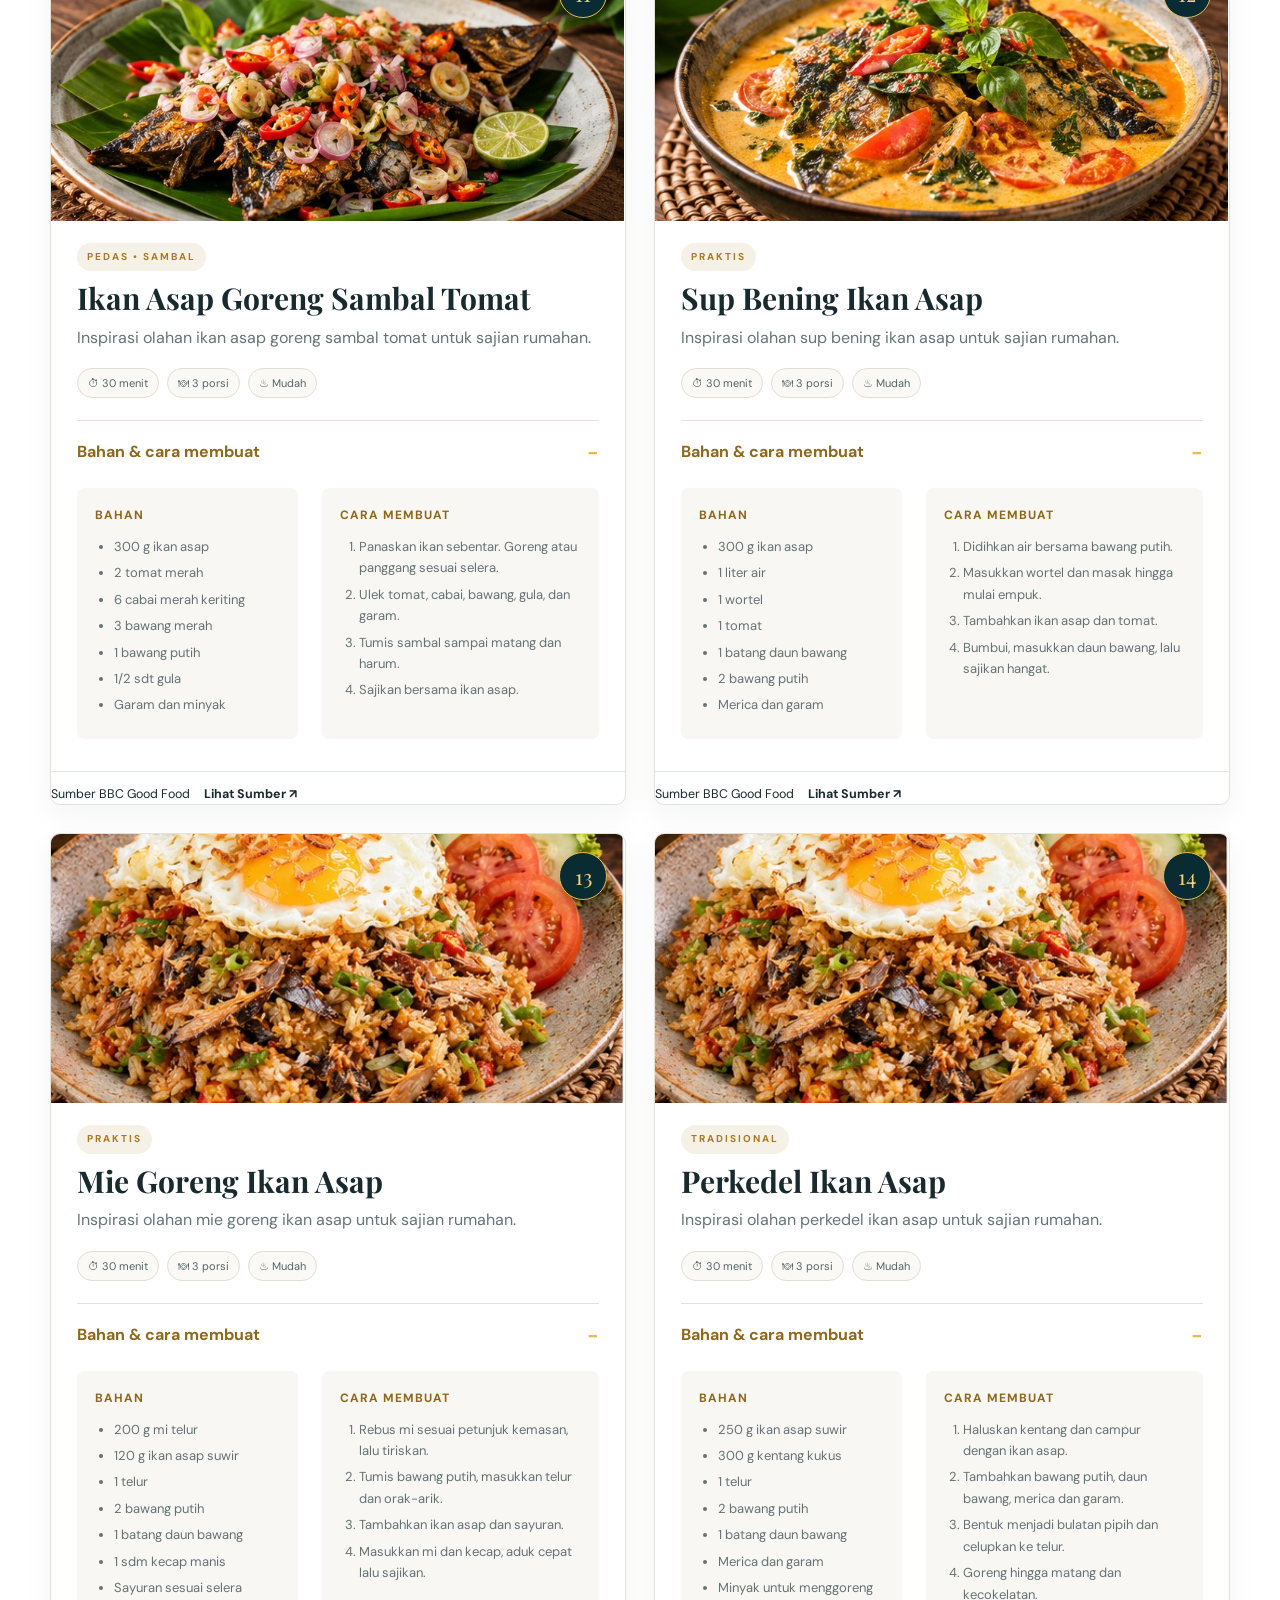
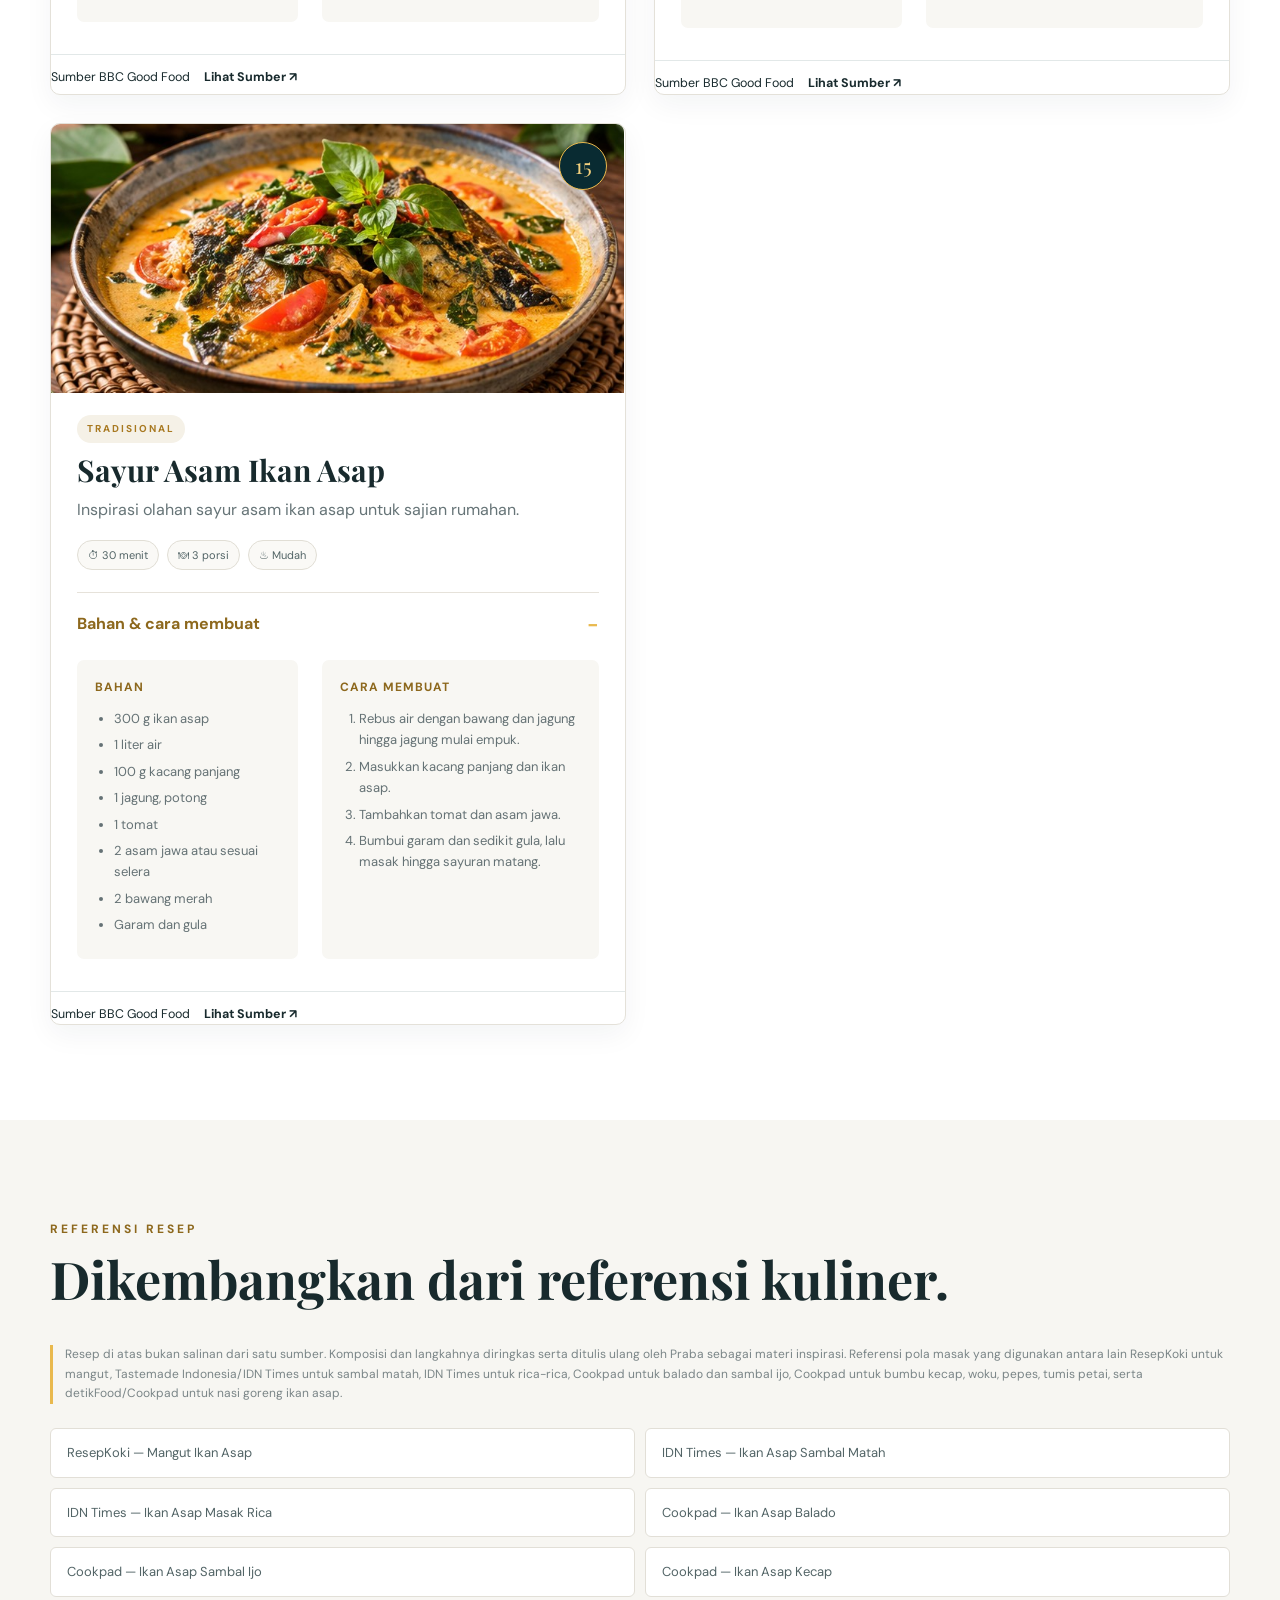
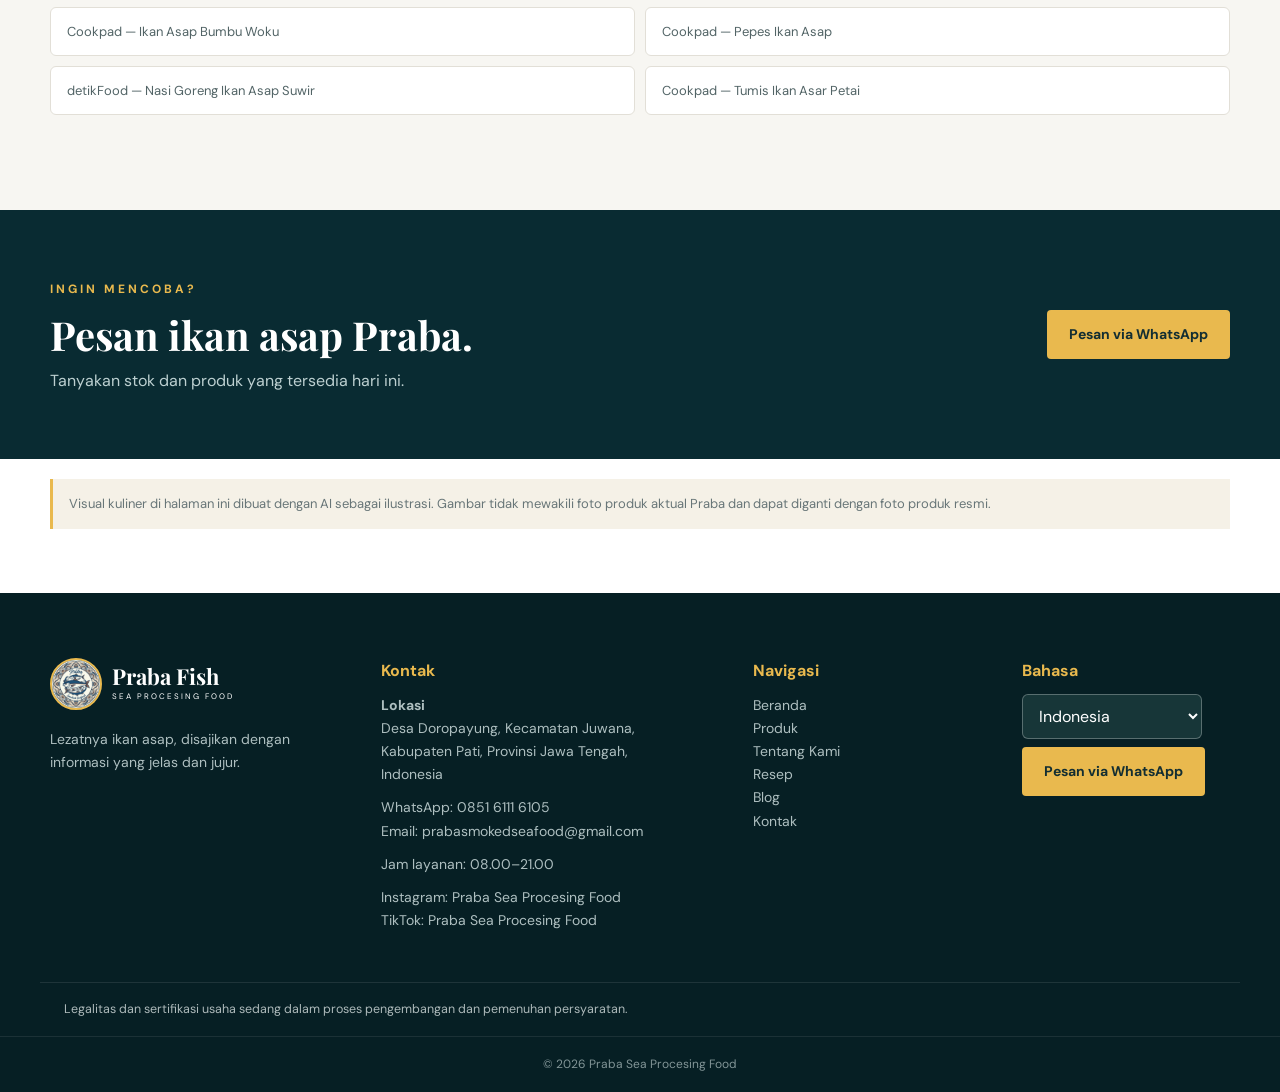
<file: resep.html>
<!DOCTYPE html>

<html lang="id">
<head>
<meta charset="utf-8"/><meta content="width=device-width, initial-scale=1.0" name="viewport"/>
<meta content="15 inspirasi resep ikan asap Praba Fish, dari mangut, sambal matah, rica-rica, balado, woku, pepes, nasi goreng, hingga tumis petai." data-i18n-content="meta.resep.description" name="description"/>
<title data-i18n="meta.resep.title">15 Resep Ikan Asap | Praba Fish</title>
<link href="https://fonts.googleapis.com" rel="preconnect"/><link crossorigin="" href="https://fonts.gstatic.com" rel="preconnect"/>
<link href="https://fonts.googleapis.com/css2?family=DM+Sans:wght@400;500;600;700&amp;family=Playfair+Display:wght@600;700;800&amp;display=swap" rel="stylesheet"/>
<link href="css/style.css" rel="stylesheet"/><link href="css/responsive.css" rel="stylesheet"/><link href="css/language.css" rel="stylesheet"/>
<link href="images/favicon.png" rel="icon" type="image/png"/>
<meta content="#092b32" name="theme-color"/>
<link href="https://prabafish.netlify.app/resep.html" rel="canonical"/>
<meta content="website" property="og:type"/>
<meta content="Praba Fish" property="og:site_name"/>
<meta content="15 Resep Ikan Asap | Praba Fish" data-i18n-content="meta.resep.title" property="og:title"/>
<meta content="15 inspirasi resep ikan asap Praba Fish, dari mangut, sambal matah, rica-rica, balado, woku, pepes, nasi goreng, hingga tumis petai." data-i18n-content="meta.resep.description" property="og:description"/>
<meta content="https://prabafish.netlify.app/resep.html" property="og:url"/>
<meta content="https://prabafish.netlify.app/images/og-praba-v20.webp" property="og:image"/>
<meta content="Praba Fish — Praba Sea Procesing Food" property="og:image:alt"/>
<meta content="id_ID" property="og:locale"/>
<meta content="summary_large_image" name="twitter:card"/>
<meta content="15 Resep Ikan Asap | Praba Fish" data-i18n-content="meta.resep.title" name="twitter:title"/>
<meta content="15 inspirasi resep ikan asap Praba Fish, dari mangut, sambal matah, rica-rica, balado, woku, pepes, nasi goreng, hingga tumis petai." data-i18n-content="meta.resep.description" name="twitter:description"/>
<meta content="https://prabafish.netlify.app/images/og-praba-v20.webp" name="twitter:image"/>
</head>
<body>
<header class="site-header solid"><div class="container nav-wrap">
<a class="brand" href="index.html"><img alt="Logo Praba Sea Procesing Food" class="brand-logo" data-placeholder="images/placeholder-image.svg" src="images/logo-praba.webp"/><span><strong>Praba Fish</strong><small>SEA PROCESING FOOD</small></span></a>
<button aria-expanded="false" aria-label="Buka menu" class="menu-toggle" data-i18n-title="common.menu">☰</button>
<nav class="nav-menu"><a data-i18n="nav.home" href="index.html">Beranda</a><a data-i18n="nav.products" href="produk.html">Produk</a><a data-i18n="nav.about" href="tentang.html">Tentang Kami</a><a class="active" data-i18n="nav.recipes" href="resep.html">Resep</a><a data-i18n="nav.blog" href="blog.html">Blog</a><a data-i18n="nav.contact" href="kontak.html">Kontak</a><div class="language-switcher"><label class="sr-only" for="languageSelect">Bahasa</label><select aria-label="Pilih bahasa" id="languageSelect"><option value="id">Indonesia</option><option value="en">English</option><option value="zh">中文</option></select></div><a class="nav-cta" href="https://wa.me/6285161116105?text=Halo%20Praba%20Sea%20Procesing%20Food%2C%20saya%20ingin%20bertanya%20tentang%20produk." rel="noopener" target="_blank">Pesan via WhatsApp</a></nav>
</div></header>
<main>
<section class="blog-hero"><div class="container"><span class="eyebrow" data-i18n="recipe.heroLabel">DAPUR PRABA</span><h1 data-i18n="recipe.heroTitle">15 resep ikan asap untuk meja keluarga.</h1><p data-i18n="recipe.heroText">Inspirasi olahan dari berbagai tradisi masak Indonesia. Resep di halaman ini disusun ulang secara orisinal berdasarkan referensi kuliner daring, lalu disesuaikan agar mudah dicoba dengan ikan asap yang tersedia.</p></div></section>
<section class="section light-section"><div class="container recipe-intro"><div><span class="eyebrow dark" data-i18n="recipe.beforeTitle">SEBELUM MEMASAK</span><h2 data-i18n="recipe.beforeHeading">Ikan asap tidak harus selalu digoreng.</h2><p data-i18n="recipe.beforeBody">Karakter gurih dan aroma asap dapat dipadukan dengan sambal segar, bumbu rempah, santan, kecap, atau nasi. Karena jenis ikan pada foto produk Praba tidak selalu dapat diidentifikasi hanya dari gambar, resep berikut sengaja ditulis fleksibel menggunakan istilah ikan asap. Jika teksturnya berdaging tebal, potongan utuh cocok untuk kuah; jika berdaging mudah disuwir, cocok untuk rica, balado, nasi goreng, atau tumisan.</p><div class="info-panel"><strong data-i18n="recipe.safetyLabel">Catatan keamanan</strong>: <span data-i18n="recipe.safetyText">pengasapan bukan alasan untuk menganggap ikan aman disimpan tanpa batas. Ikuti petunjuk penyimpanan produk, gunakan wadah bersih dan tertutup, dan simpan produk yang perlu didinginkan pada suhu rendah. KKP menekankan pentingnya rantai dingin dan higiene dalam penanganan ikan.</span></div></div></div></section>
<section class="section"><div class="container">
<div class="recipe-tools">
<input aria-label="Cari resep" class="recipe-search" data-i18n="recipes.search" data-i18n-placeholder="recipes.search" id="recipeSearch" placeholder="Cari resep, bahan, atau nama masakan…" type="search"/>
<div class="recipe-filters" data-i18n-aria="recipe.filterLabel" aria-label="Filter resep" role="group">
<button class="recipe-filter active" data-filter="all" data-i18n="recipes.all" type="button">Semua</button>
<button class="recipe-filter" data-filter="santan" data-i18n="recipes.santan" type="button">Santan &amp; Kuah</button>
<button class="recipe-filter" data-filter="pedas" data-i18n="recipes.pedas" type="button">Sambal &amp; Pedas</button>
<button class="recipe-filter" data-filter="praktis" data-i18n="recipes.praktis" type="button">Praktis</button>
<button class="recipe-filter" data-filter="tradisional" data-i18n="recipes.tradisional" type="button">Tradisional</button>
</div>
</div>
<div class="recipe-grid" data-json-render="recipes"></div></div><div class="recipe-empty" id="recipeEmpty" data-i18n="recipes.empty">Resep yang Anda cari belum ditemukan. Coba kata kunci atau filter lain.</div></section>
<section class="section light-section"><div class="container"><div class="section-heading"><div><span class="eyebrow dark" data-i18n="recipe.referenceLabel">REFERENSI RESEP</span><h2 data-i18n="recipe.referenceHeading">Dikembangkan dari referensi kuliner.</h2></div></div><p class="source-note" data-i18n="recipe.sourceIntro">Resep di atas bukan salinan dari satu sumber. Komposisi dan langkahnya diringkas serta ditulis ulang oleh Praba sebagai materi inspirasi. Referensi pola masak yang digunakan antara lain ResepKoki untuk mangut, Tastemade Indonesia/IDN Times untuk sambal matah, IDN Times untuk rica-rica, Cookpad untuk balado dan sambal ijo, Cookpad untuk bumbu kecap, woku, pepes, tumis petai, serta detikFood/Cookpad untuk nasi goreng ikan asap.</p><div class="source-list"><a href="https://resepkoki.id/resep/resep-mangut-ikan-asap/" rel="noopener" target="_blank">ResepKoki — Mangut Ikan Asap</a><a href="https://www.idntimes.com/food/recipe/resep-ikan-asap-sambal-matah-c1c2-01-mtn6k-gwr5pv/" rel="noopener" target="_blank">IDN Times — Ikan Asap Sambal Matah</a><a href="https://www.idntimes.com/food/recipe/resep-ikan-asap-masak-rica-00-z5hk4-v02lr6" rel="noopener" target="_blank">IDN Times — Ikan Asap Masak Rica</a><a href="https://cookpad.com/id/resep/15479842" rel="noopener" target="_blank">Cookpad — Ikan Asap Balado</a><a href="https://cookpad.com/id/resep/15407497" rel="noopener" target="_blank">Cookpad — Ikan Asap Sambal Ijo</a><a href="https://cookpad.com/id/resep/14541844" rel="noopener" target="_blank">Cookpad — Ikan Asap Kecap</a><a href="https://cookpad.com/id/resep/11884940" rel="noopener" target="_blank">Cookpad — Ikan Asap Bumbu Woku</a><a href="https://cookpad.com/id/resep/11251365" rel="noopener" target="_blank">Cookpad — Pepes Ikan Asap</a><a href="https://food.detik.com/nasi/d-6369582/resep-nasi-goreng-ikan-asap-suwir-yang-gurih-harum-buat-bekal" rel="noopener" target="_blank">detikFood — Nasi Goreng Ikan Asap Suwir</a><a href="https://cookpad.com/id/resep/15711509" rel="noopener" target="_blank">Cookpad — Tumis Ikan Asar Petai</a></div></div></section>
<section class="cta"><div class="container cta-inner"><div><span class="eyebrow" data-i18n="recipe.ctaLabel">INGIN MENCOBA?</span><h2 data-i18n="recipe.ctaTitle">Pesan ikan asap Praba.</h2><p data-i18n="recipe.ctaText">Tanyakan stok dan produk yang tersedia hari ini.</p></div><a class="btn btn-gold" href="https://wa.me/6285161116105?text=Halo%20Praba%2C%20saya%20ingin%20bertanya%20tentang%20ikan%20asap%20untuk%20resep." rel="noopener" target="_blank">Pesan via WhatsApp</a></div></section>
<div class="container visual-note" data-i18n="recipe.visualNote">Visual kuliner di halaman ini dibuat dengan AI sebagai ilustrasi. Gambar tidak mewakili foto produk aktual Praba dan dapat diganti dengan foto produk resmi.</div></main>
<footer class="site-footer"><div class="container footer-grid"><div class="footer-brand"><a class="brand light" href="index.html"><img alt="Logo Praba Sea Procesing Food" class="brand-logo" data-placeholder="images/placeholder-image.svg" src="images/logo-praba.webp"/><span><strong>Praba Fish</strong><small>SEA PROCESING FOOD</small></span></a><p data-i18n="footer.tagline">Lezatnya ikan asap, disajikan dengan informasi yang jelas dan jujur.</p></div><div><h4 data-i18n="footer.contact">Kontak</h4><p><strong data-i18n="footer.location">Lokasi</strong><br/><span data-i18n="footer.address">Desa Doropayung, Kecamatan Juwana, Kabupaten Pati, Provinsi Jawa Tengah, Indonesia</span></p><p><span data-i18n="footer.whatsapp">WhatsApp</span>: <a href="https://wa.me/6285161116105">0851 6111 6105</a><br/><span data-i18n="footer.email">Email</span>: <a href="mailto:prabasmokedseafood@gmail.com">prabasmokedseafood@gmail.com</a></p><p data-i18n="footer.hours">Jam layanan: 08.00–21.00</p><p><span data-i18n="footer.instagram">Instagram</span>: Praba Sea Procesing Food<br/><span data-i18n="footer.tiktok">TikTok</span>: Praba Sea Procesing Food</p></div><div><h4 data-i18n="footer.navigation">Navigasi</h4><p><a data-i18n="nav.home" href="index.html">Beranda</a><br/><a data-i18n="nav.products" href="produk.html">Produk</a><br/><a data-i18n="nav.about" href="tentang.html">Tentang Kami</a><br/><a data-i18n="nav.recipes" href="resep.html">Resep</a><br/><a data-i18n="nav.blog" href="blog.html">Blog</a><br/><a data-i18n="nav.contact" href="kontak.html">Kontak</a></p></div><div><h4 data-i18n="footer.language">Bahasa</h4><div class="footer-language-options"><select aria-label="Pilih bahasa" id="footerLanguageSelect"><option value="id">Indonesia</option><option value="en">English</option><option value="zh">中文</option></select></div><a class="btn btn-gold footer-order" data-i18n="footer.order" href="https://wa.me/6285161116105?text=Halo%20Praba%20Sea%20Procesing%20Food%2C%20saya%20ingin%20bertanya%20tentang%20produk." rel="noopener" target="_blank">Pesan via WhatsApp</a></div></div><div class="footer-legal"><span data-i18n="footer.legal">Legalitas dan sertifikasi usaha sedang dalam proses pengembangan dan pemenuhan persyaratan.</span></div><div class="footer-bottom"><div class="container">© 2026 Praba Sea Procesing Food</div></div></footer>
<script src="js/data-loader.js"></script><script src="js/script.js"></script>
<script src="js/language.js"></script>
<script src="js/recipe.js"></script>
<script src="js/fifo.js"></script>
<script src="js/ecommerce.js"></script>
</body></html>
</file>
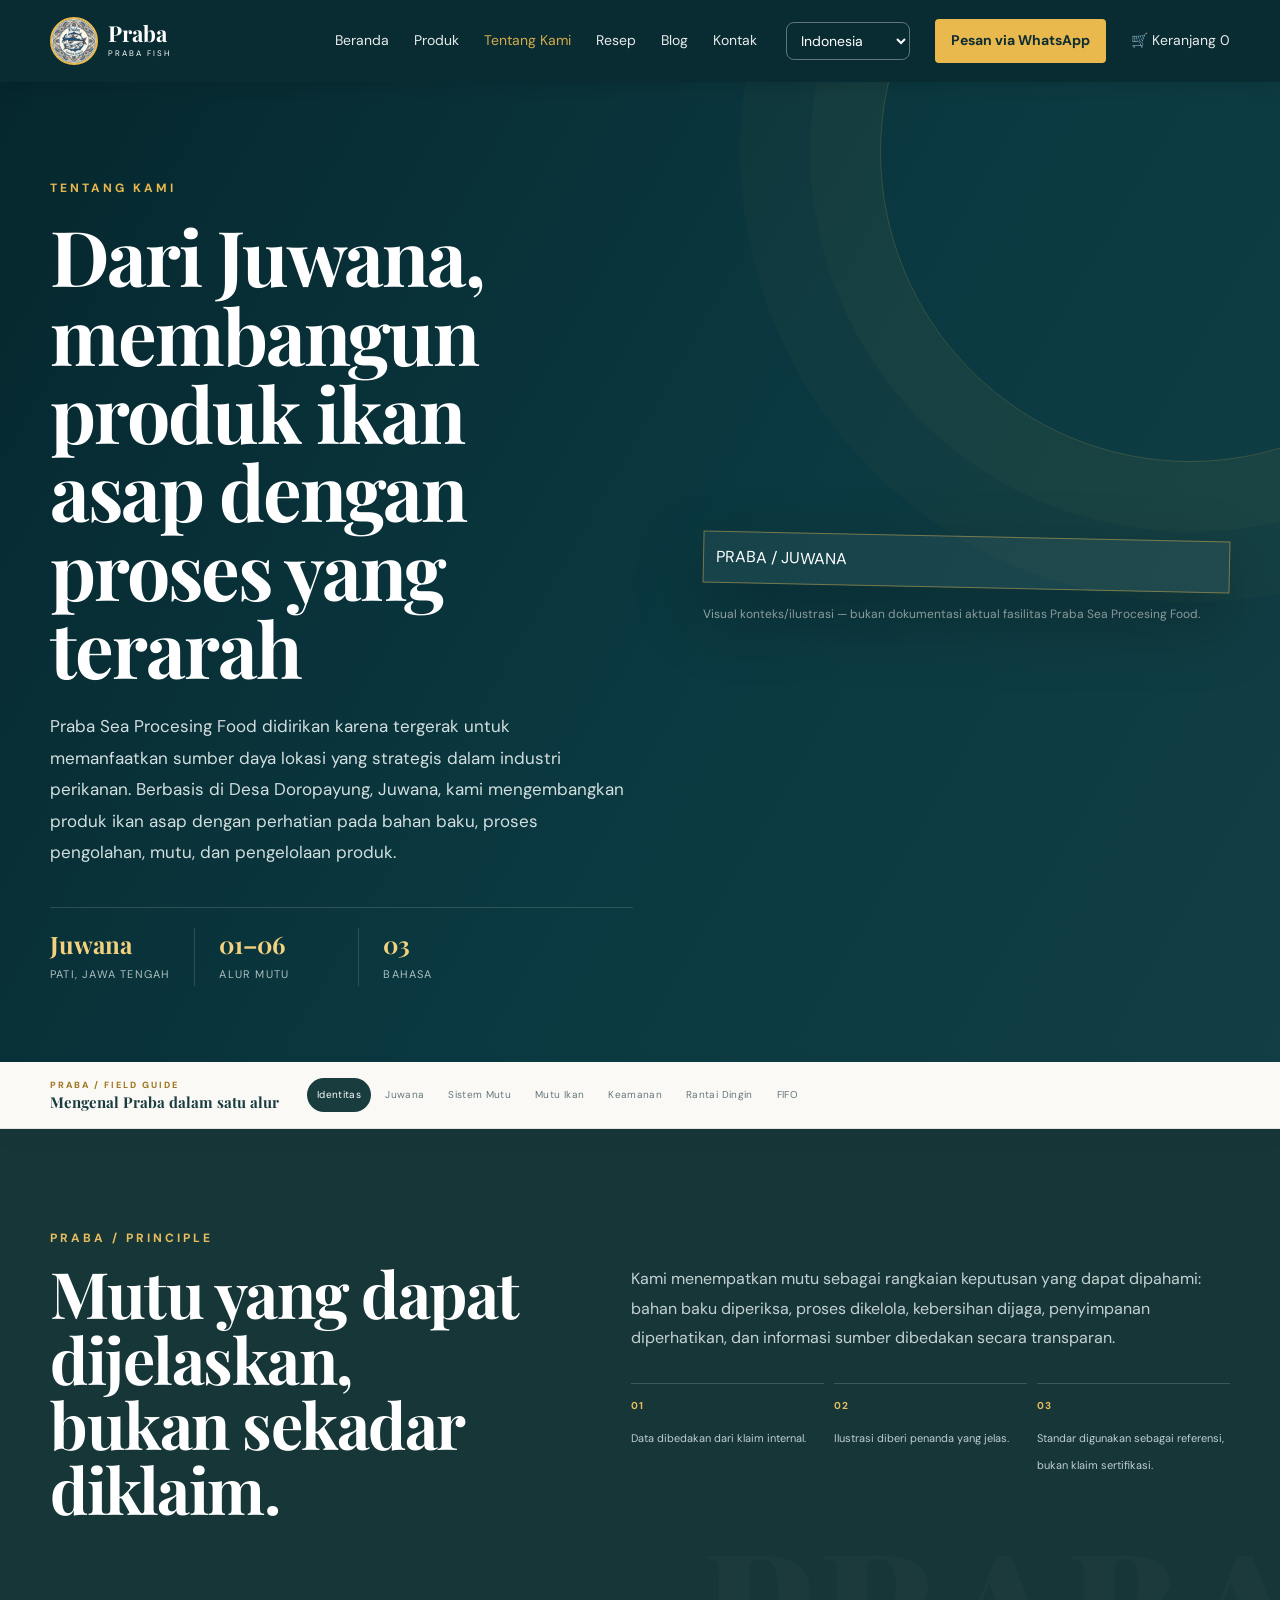
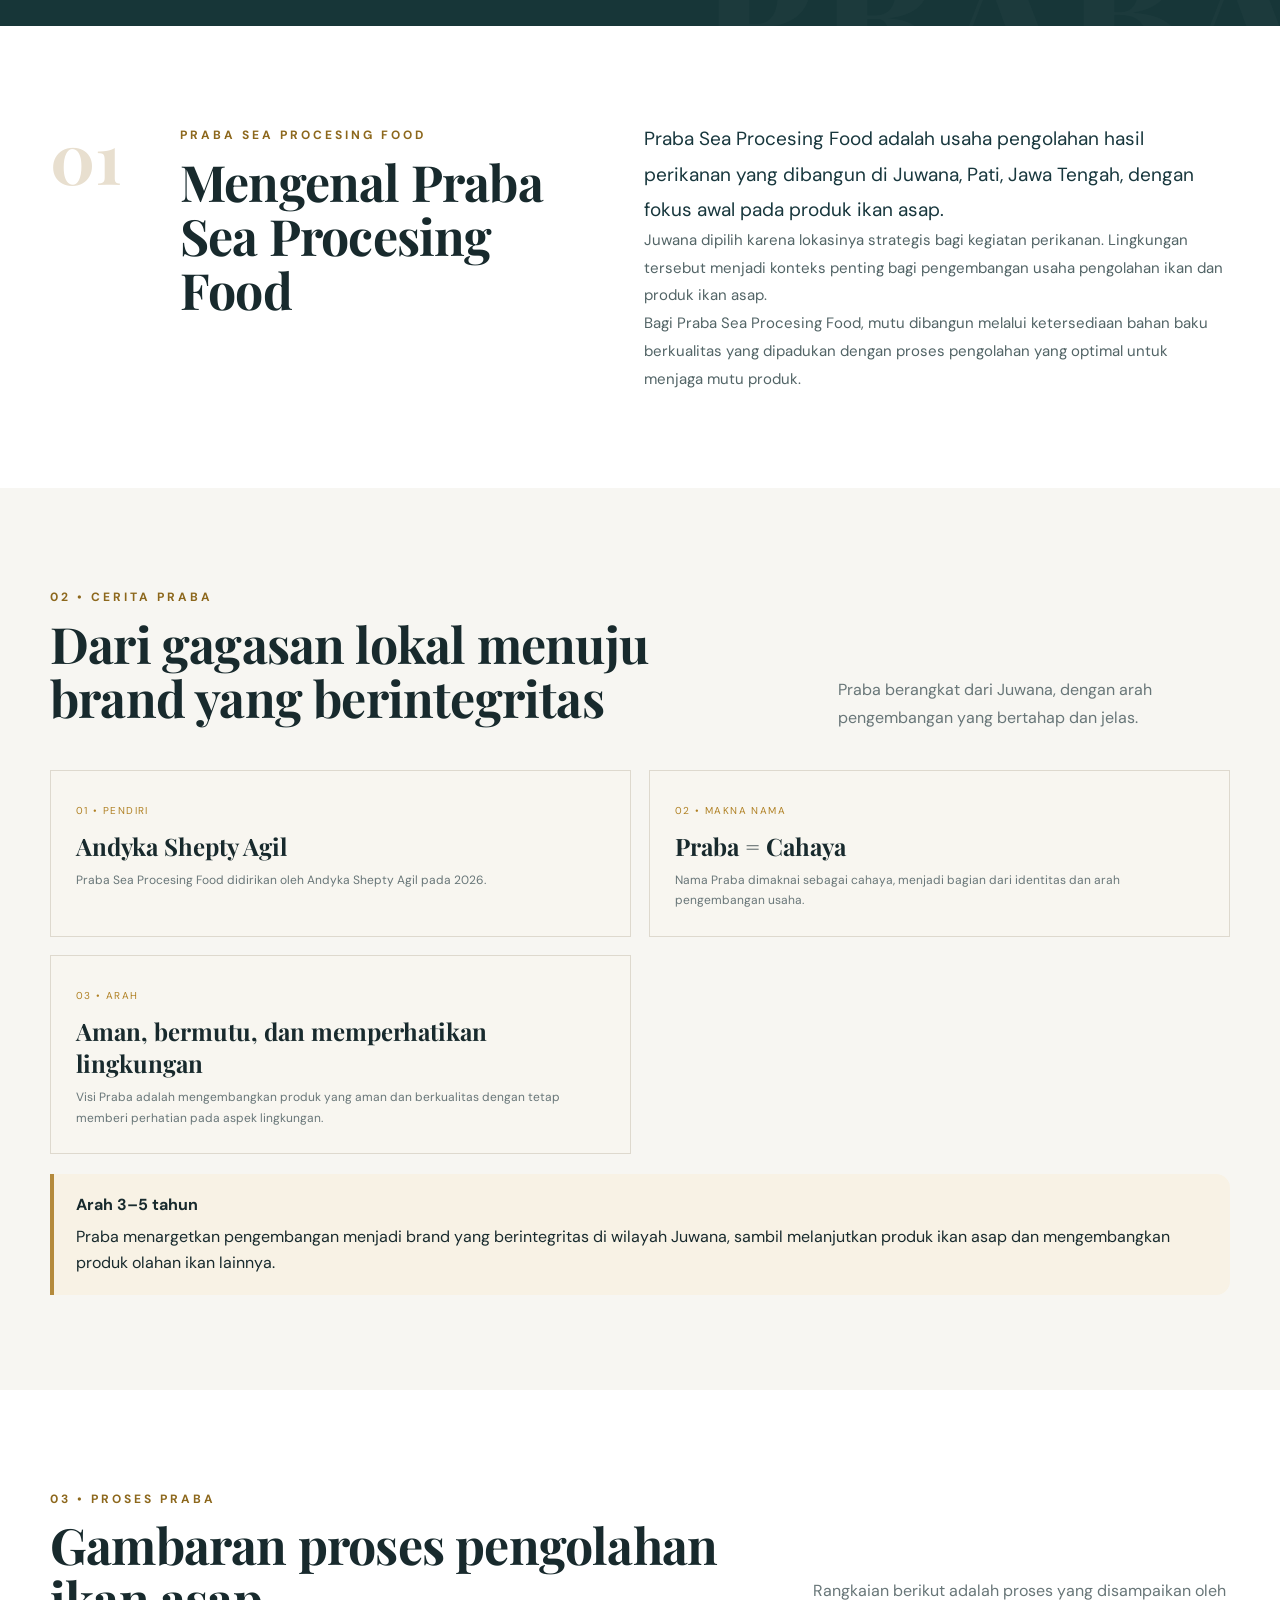
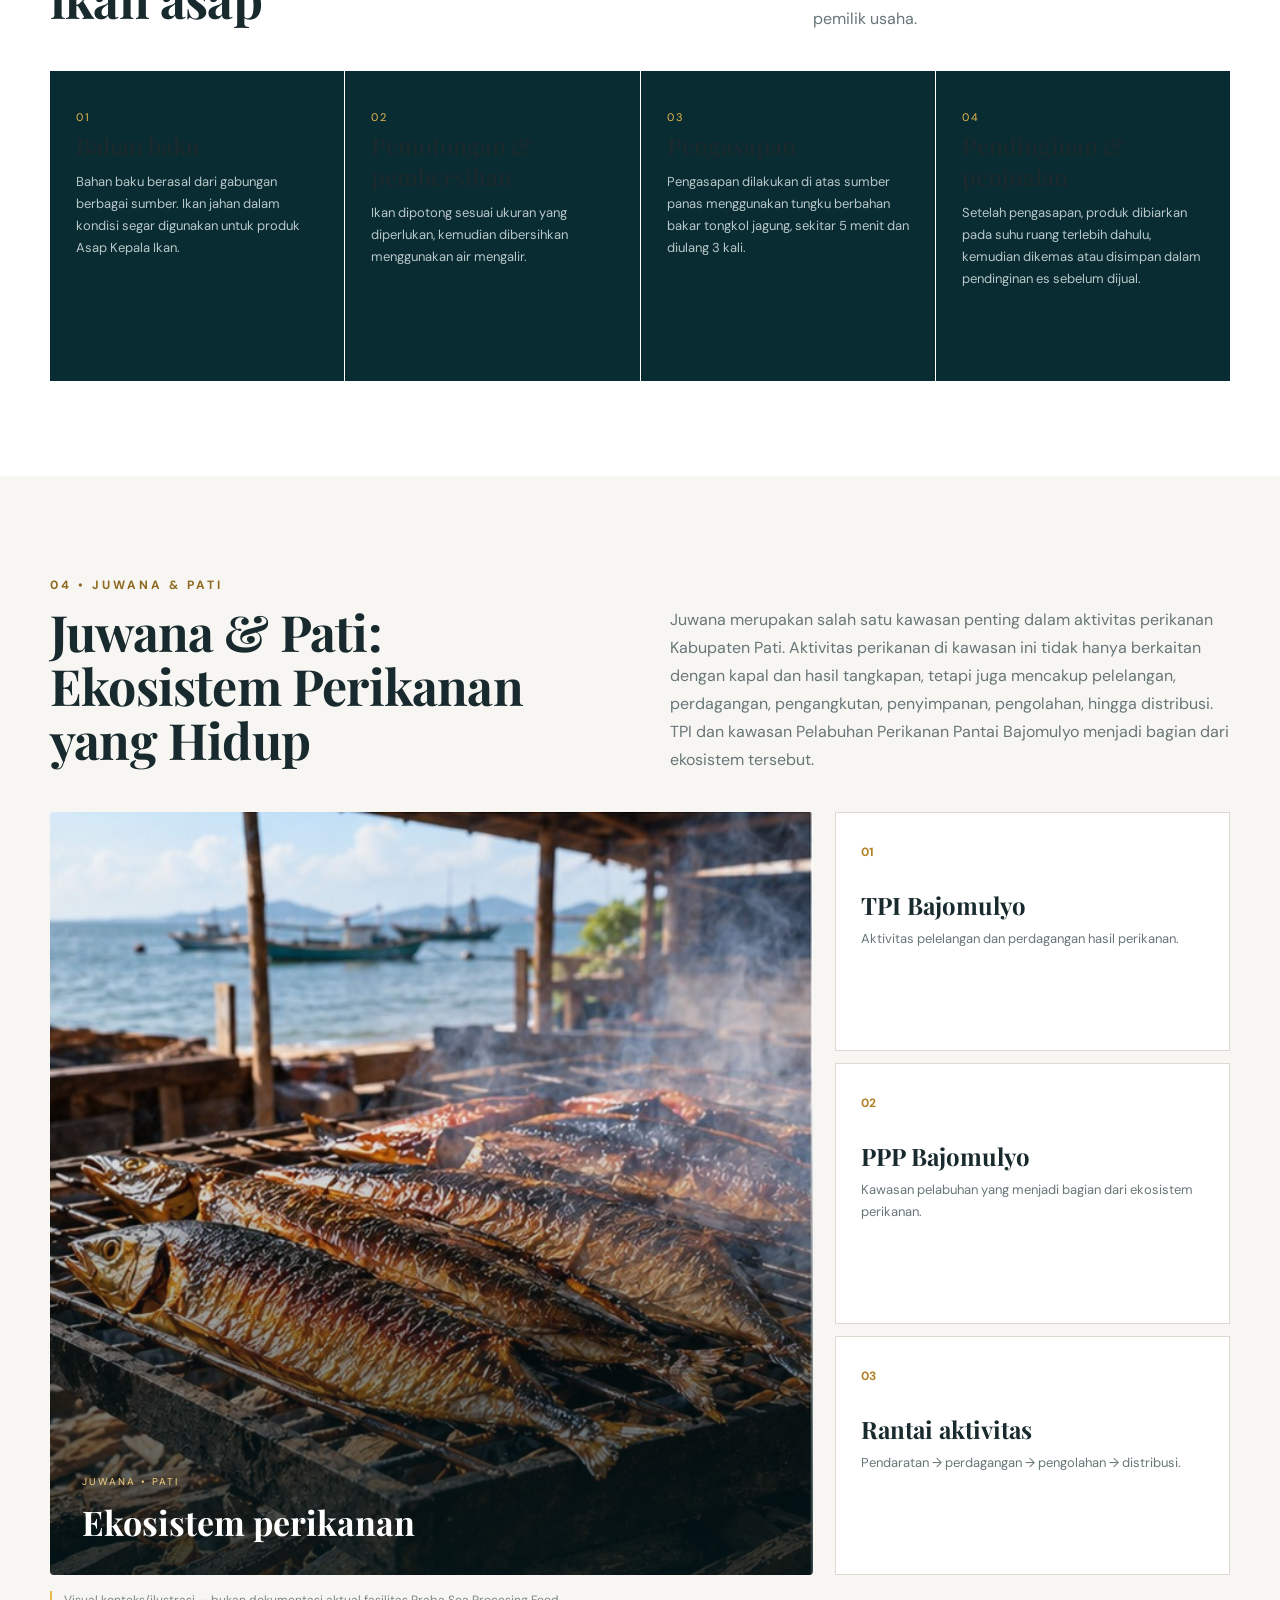
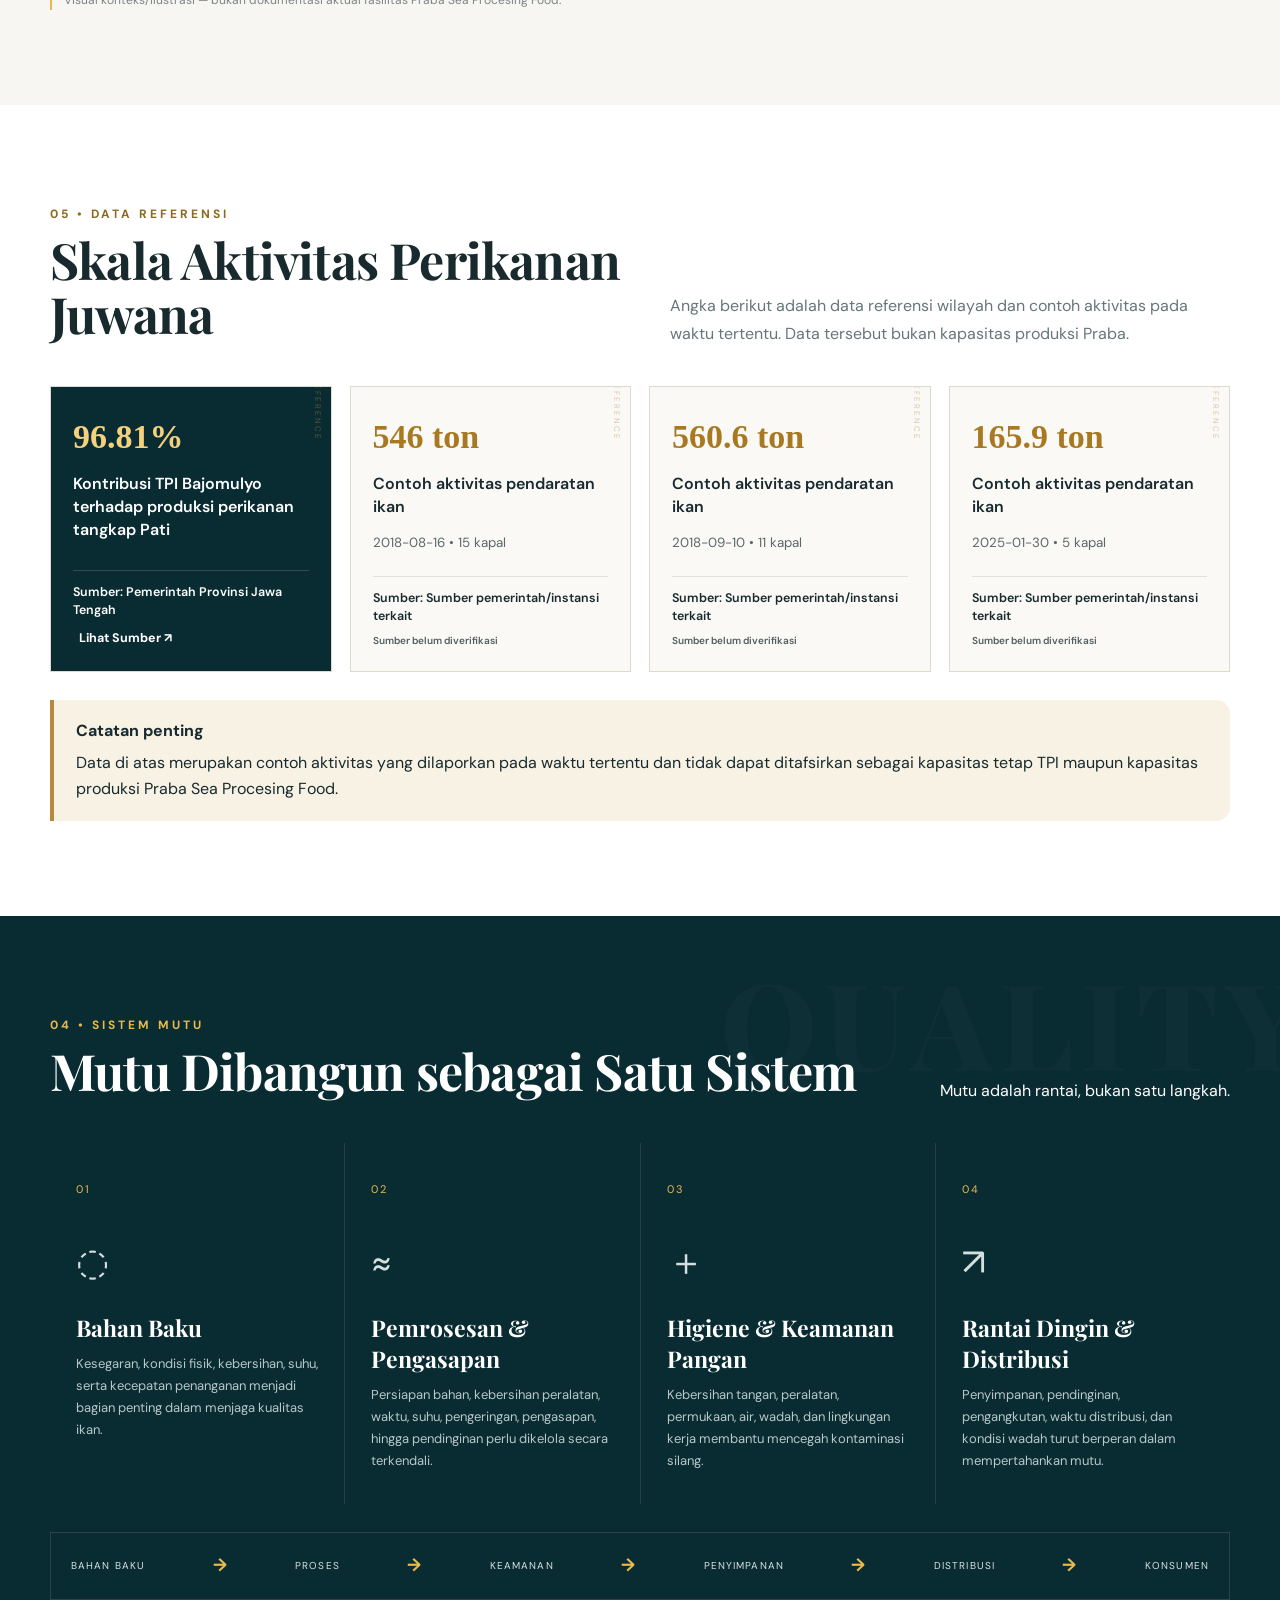
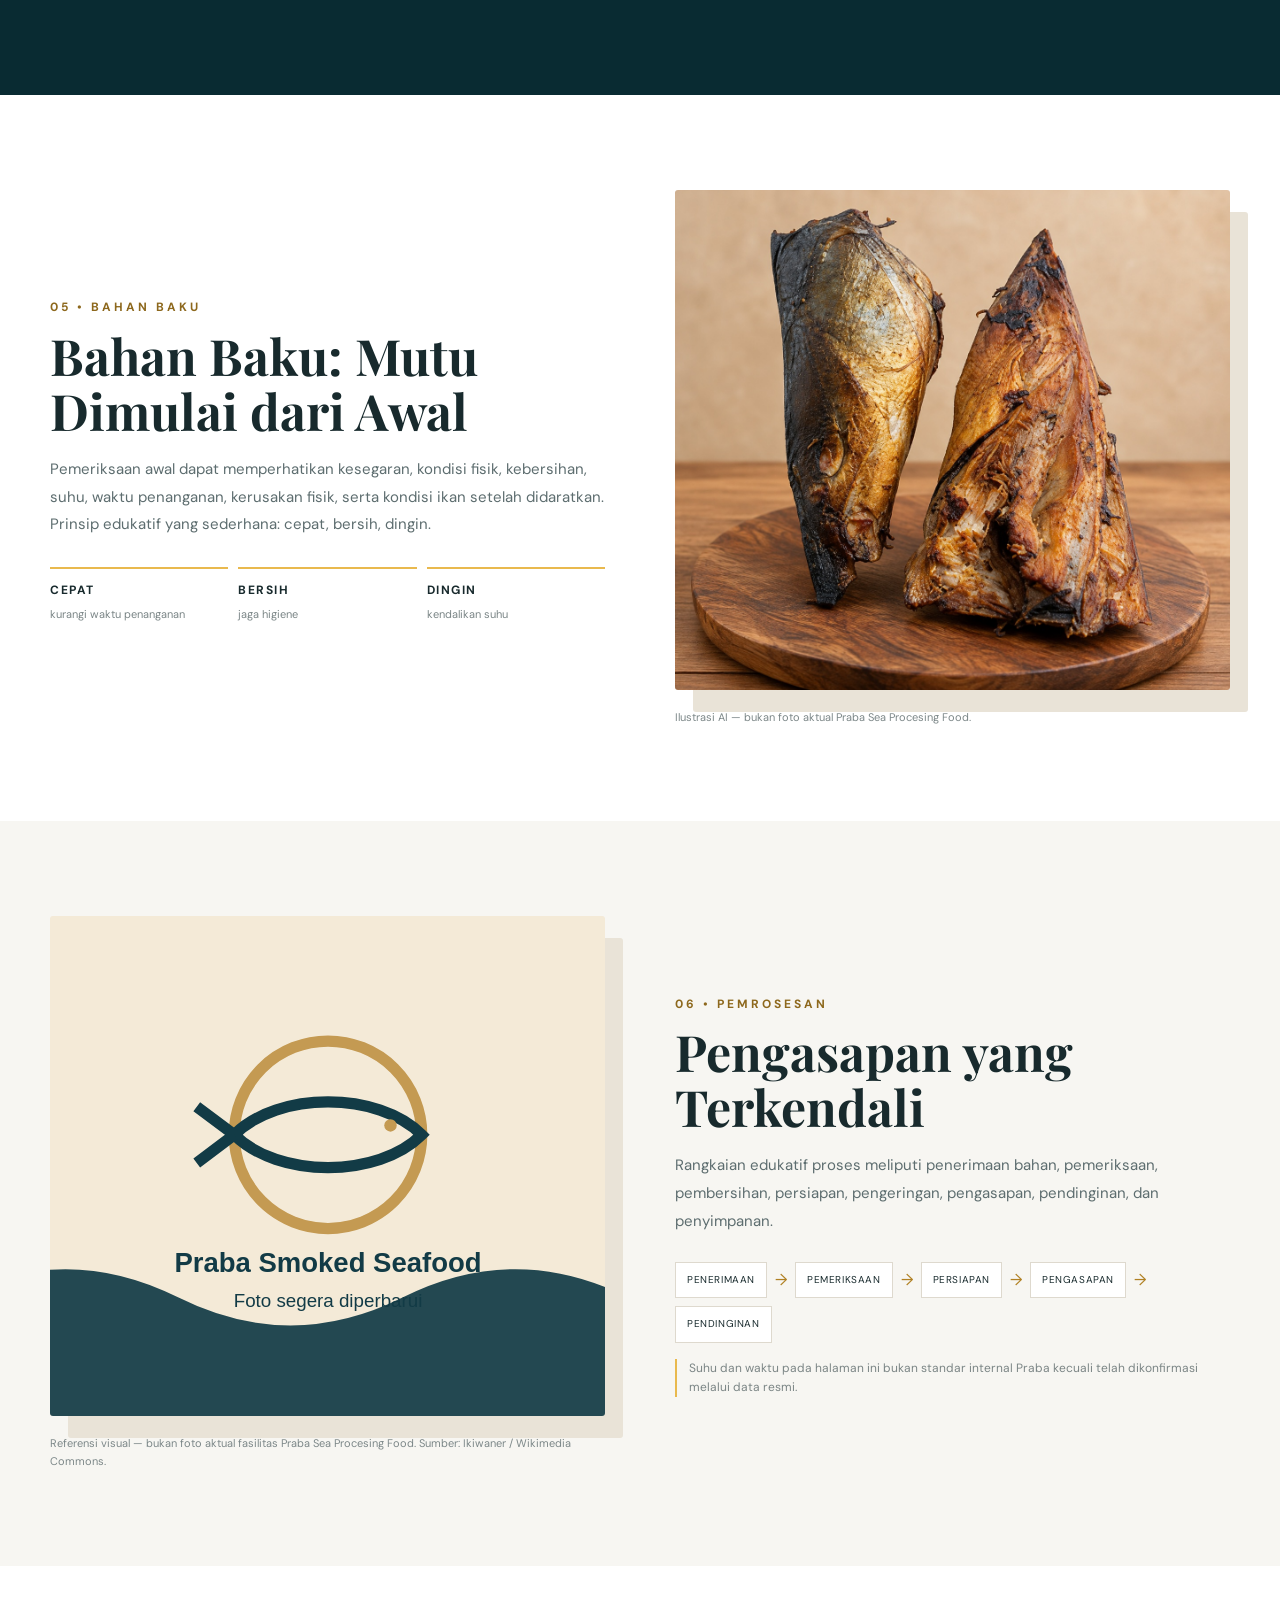
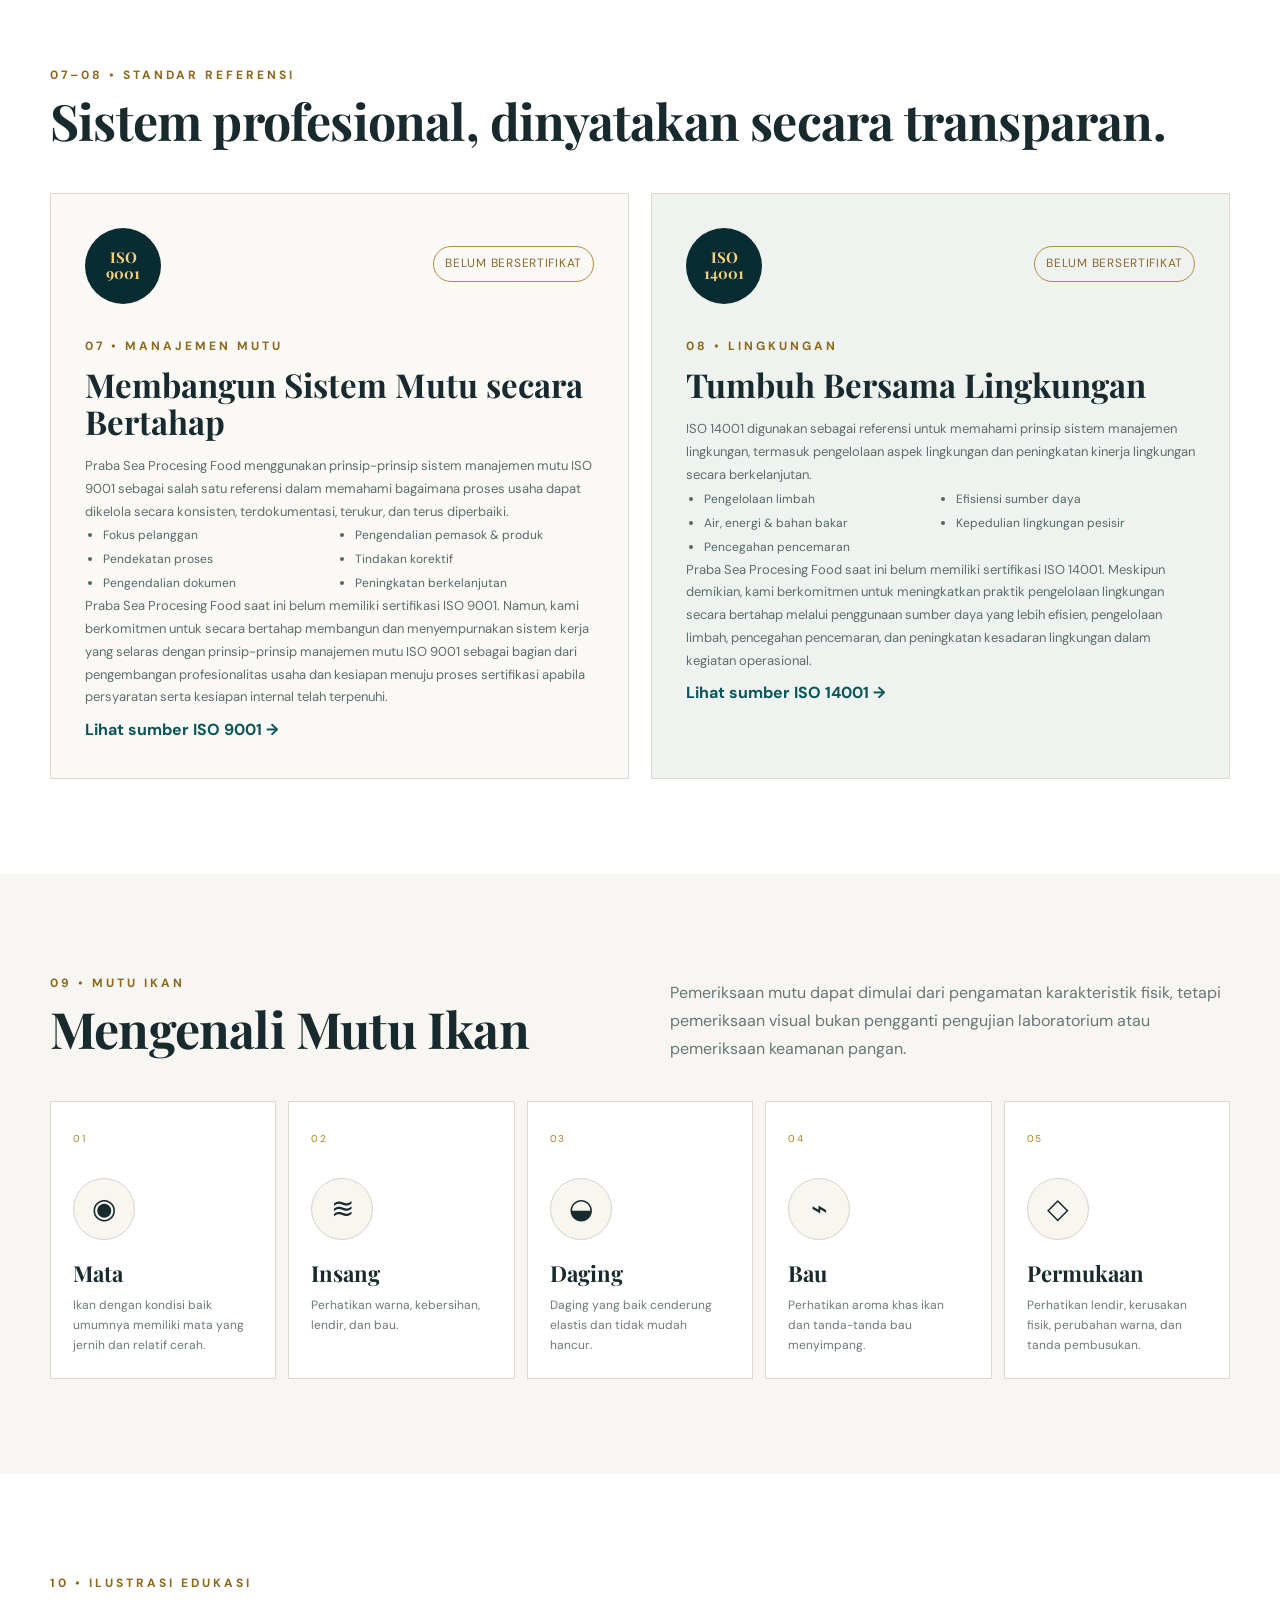
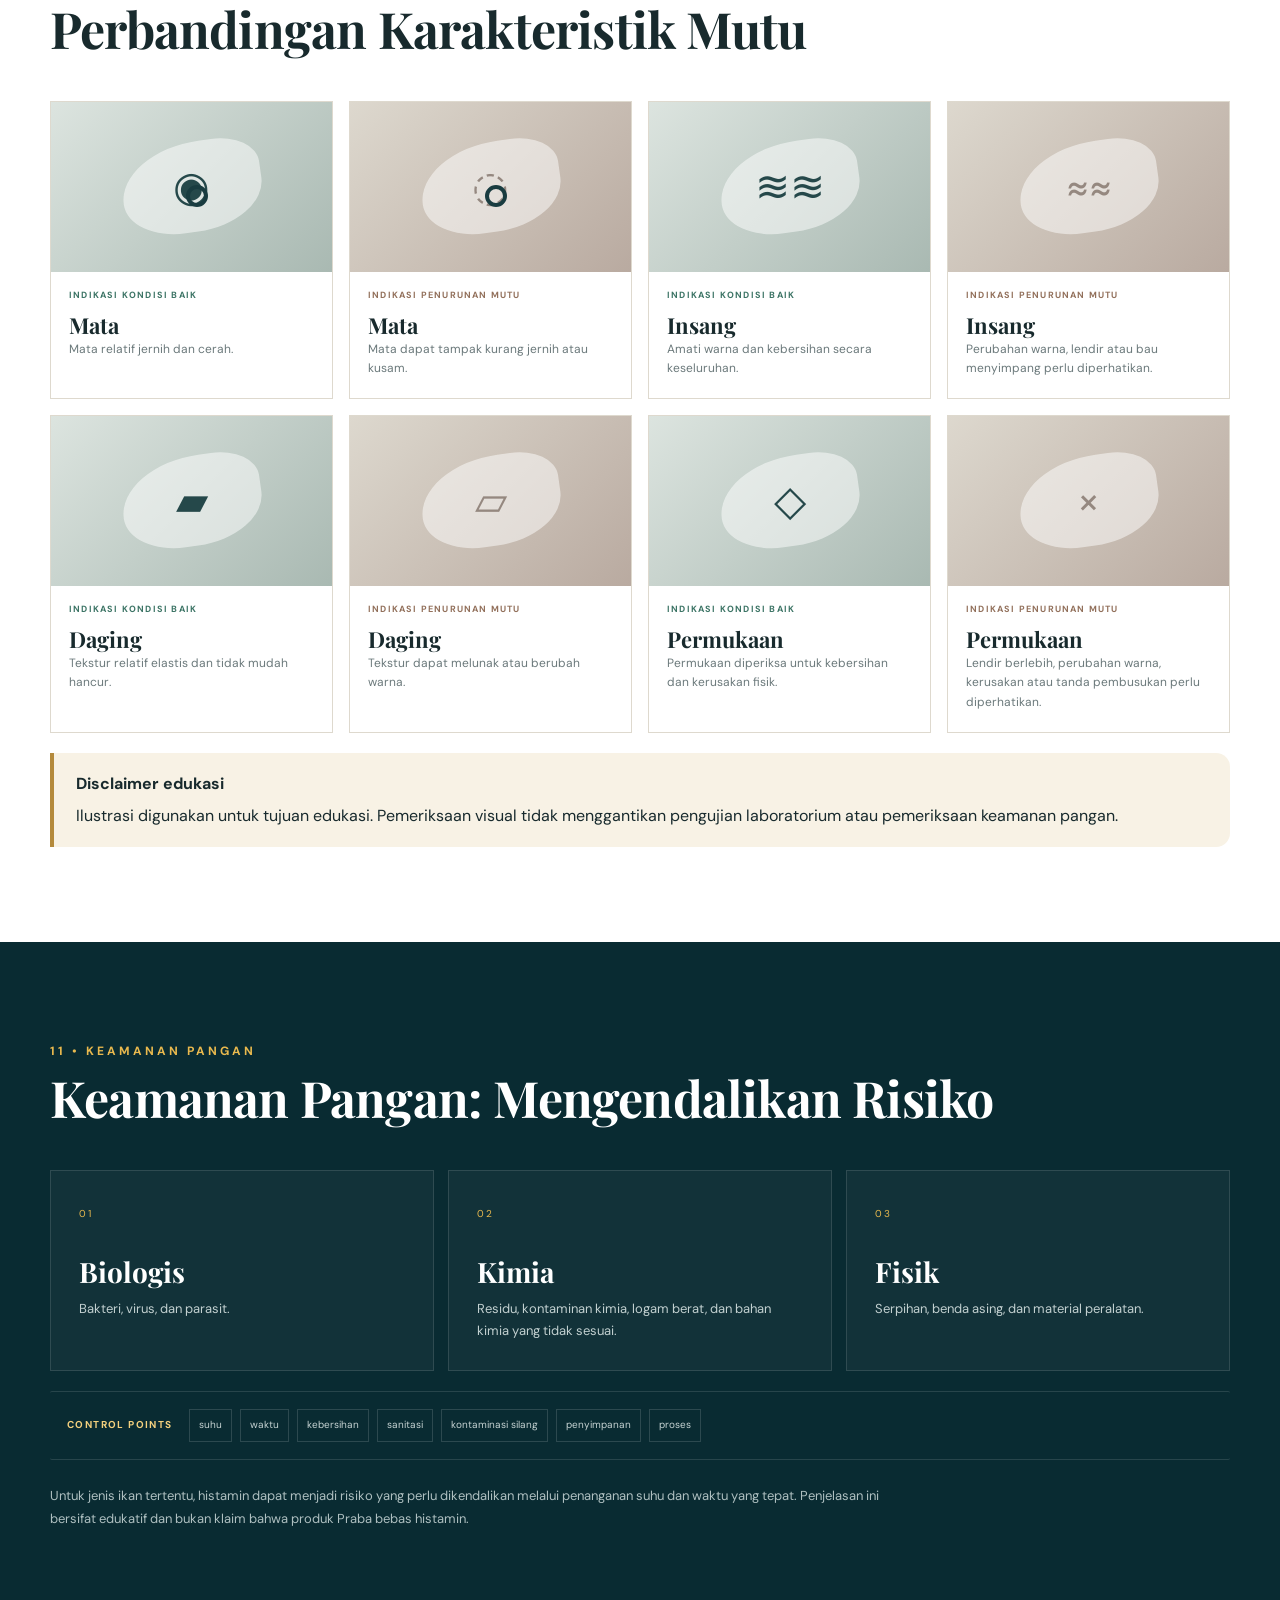
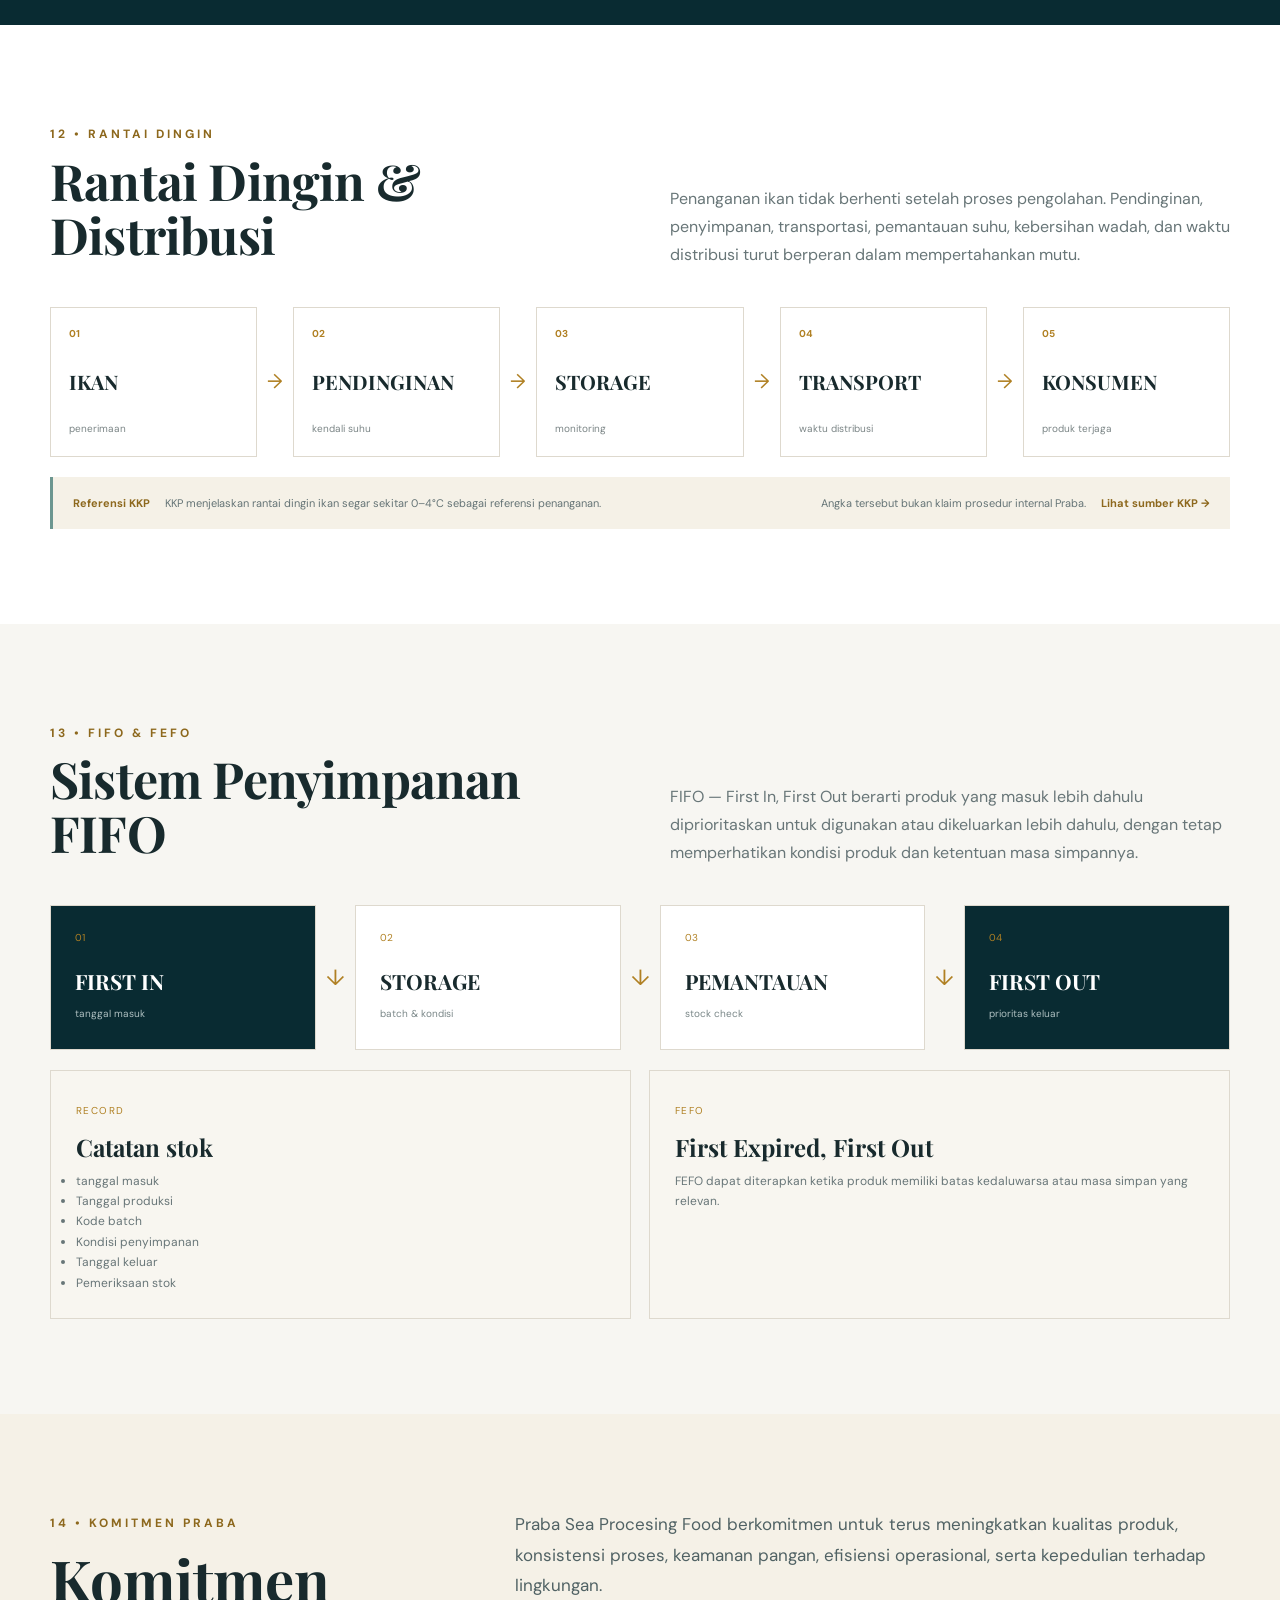
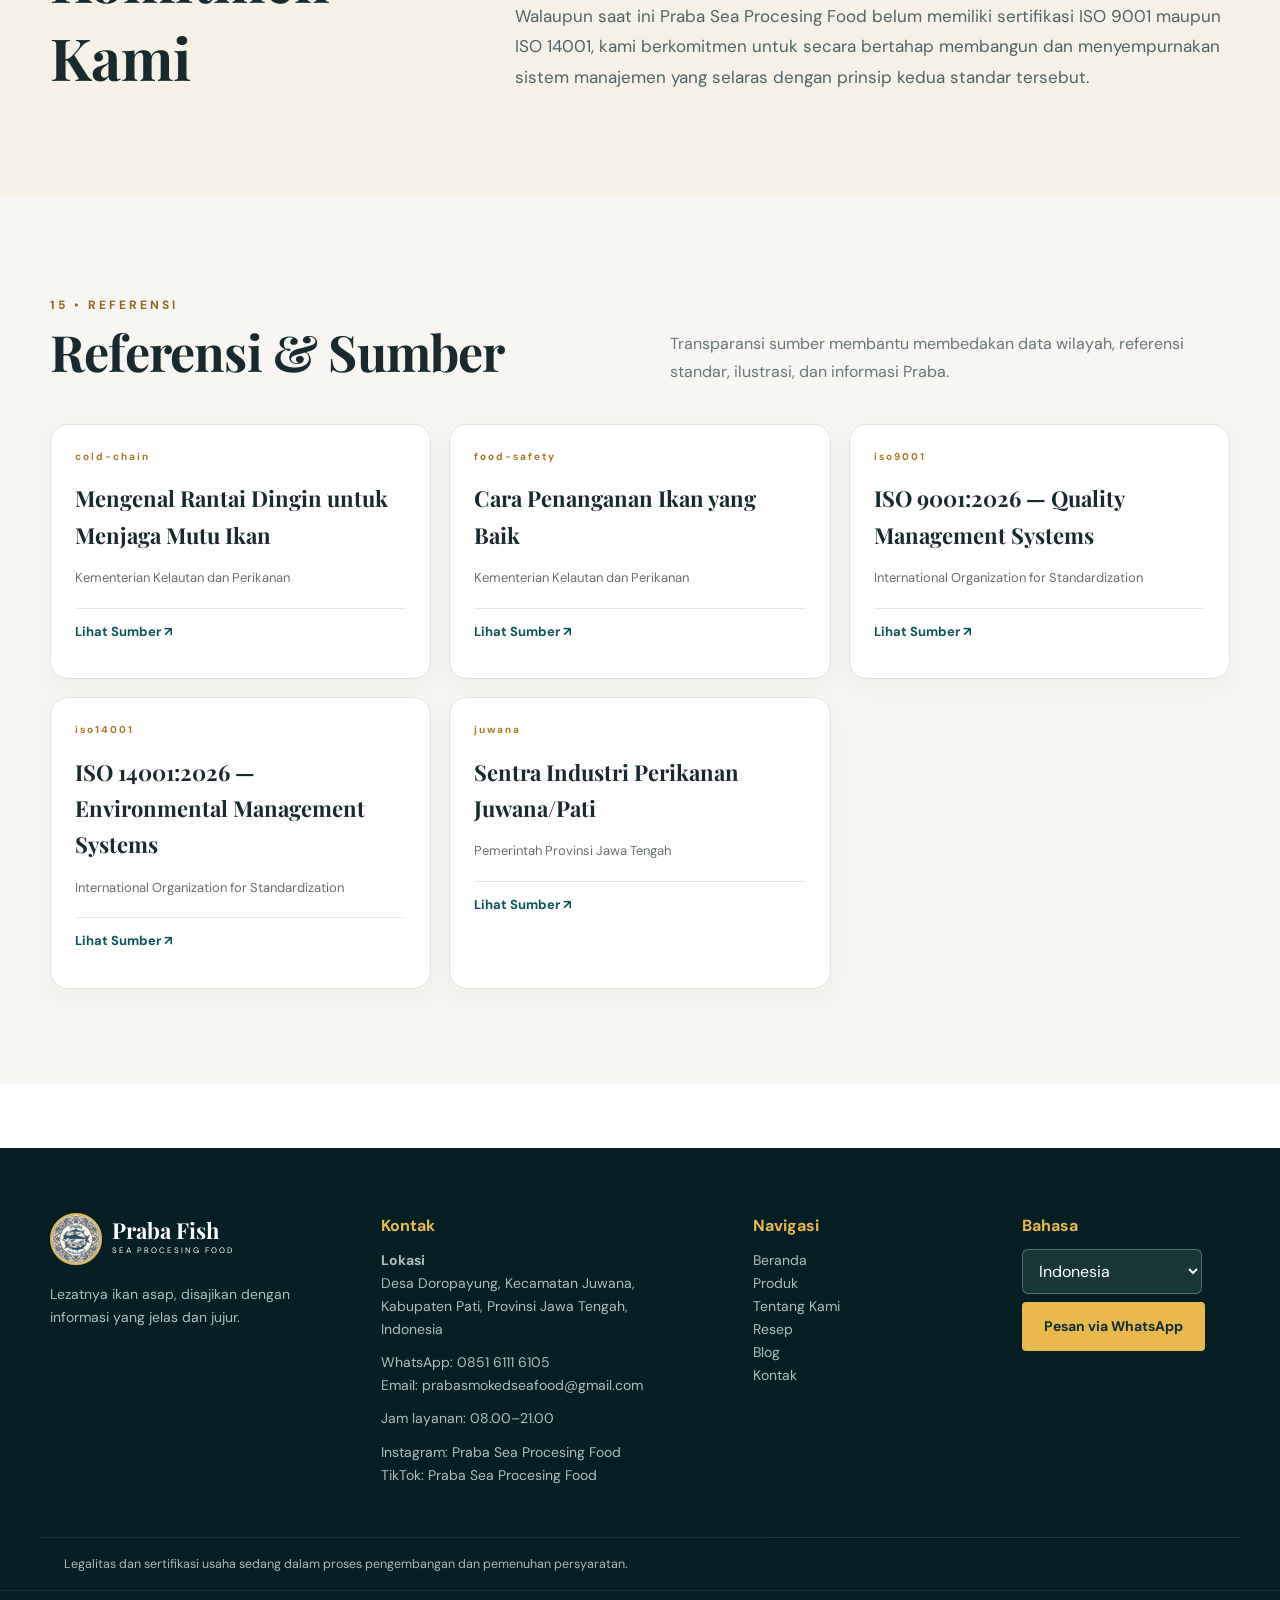
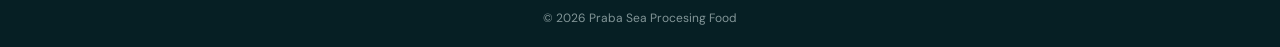
<file: tentang.html>
<!DOCTYPE html>

<html lang="id">
<head>
<meta charset="utf-8"/>
<meta content="width=device-width, initial-scale=1.0" name="viewport"/>
<meta content="Mengenal Praba Sea Procesing Food dari Doropayung, Juwana, Pati: cerita usaha, pengolahan ikan asap, mutu, keamanan pangan, dan edukasi perikanan." data-i18n-content="meta.tentang.description" name="description"/>
<title data-i18n="meta.tentang.title">Tentang Praba Fish | Praba Sea Procesing Food</title>
<link href="https://fonts.googleapis.com" rel="preconnect"/><link crossorigin="" href="https://fonts.gstatic.com" rel="preconnect"/>
<link href="https://fonts.googleapis.com/css2?family=DM+Sans:wght@400;500;600;700&amp;family=Playfair+Display:wght@600;700;800&amp;display=swap" rel="stylesheet"/>
<link href="css/style.css" rel="stylesheet"/><link href="css/responsive.css" rel="stylesheet"/><link href="css/language.css" rel="stylesheet"/>
<link href="images/favicon.png" rel="icon" type="image/png"/>
<script defer="" src="js/language.js"></script>
<meta content="#092b32" name="theme-color"/>
<link href="https://prabafish.netlify.app/tentang.html" rel="canonical"/>
<meta content="website" property="og:type"/>
<meta content="Praba Fish" property="og:site_name"/>
<meta content="Tentang Praba Fish | Praba Sea Procesing Food" data-i18n-content="meta.tentang.title" property="og:title"/>
<meta content="Mengenal Praba Sea Procesing Food dari Doropayung, Juwana, Pati: cerita usaha, pengolahan ikan asap, mutu, keamanan pangan, dan edukasi perikanan." data-i18n-content="meta.tentang.description" property="og:description"/>
<meta content="https://prabafish.netlify.app/tentang.html" property="og:url"/>
<meta content="https://prabafish.netlify.app/images/og-praba-v20.webp" property="og:image"/>
<meta content="Praba Fish — Praba Sea Procesing Food" property="og:image:alt"/>
<meta content="id_ID" property="og:locale"/>
<meta content="summary_large_image" name="twitter:card"/>
<meta content="Tentang Praba Fish | Praba Sea Procesing Food" data-i18n-content="meta.tentang.title" name="twitter:title"/>
<meta content="Mengenal Praba Sea Procesing Food dari Doropayung, Juwana, Pati: cerita usaha, pengolahan ikan asap, mutu, keamanan pangan, dan edukasi perikanan." data-i18n-content="meta.tentang.description" name="twitter:description"/>
<meta content="https://prabafish.netlify.app/images/og-praba-v20.webp" name="twitter:image"/>
</head>
<body><a class="skip-link-v9" href="#main-content">Lewati ke konten utama</a>
<header class="site-header solid about-header-v9"><div class="container nav-wrap">
<a class="brand" href="index.html"><img alt="Logo Praba Sea Procesing Food" class="brand-logo" data-placeholder="images/placeholder-image.svg" src="images/logo-praba.webp"/><span><strong>Praba</strong><small>PRABA FISH</small></span></a>
<button aria-expanded="false" aria-label="Buka menu" class="menu-toggle" data-i18n-title="common.menu">☰</button>
<nav aria-label="Navigasi utama" class="nav-menu">
<a data-i18n="nav.home" href="index.html">Beranda</a><a data-i18n="nav.products" href="produk.html">Produk</a><a class="active" data-i18n="nav.about" href="tentang.html">Tentang Kami</a><a data-i18n="nav.recipes" href="resep.html">Resep</a><a data-i18n="nav.blog" href="blog.html">Blog</a><a data-i18n="nav.contact" href="kontak.html">Kontak</a>
<div class="language-switcher"><label class="sr-only" data-i18n="footer.languageLabel" for="languageSelect">Bahasa</label><select aria-label="Pilih bahasa" id="languageSelect"><option value="id">Indonesia</option><option value="en">English</option><option value="zh">中文</option></select></div>
<a class="nav-cta" href="https://wa.me/6285161116105" rel="noopener" target="_blank">Pesan via WhatsApp</a>
<a class="cart-nav" href="checkout.html">🛒 Keranjang <span id="cartCount">0</span></a></nav></div></header>
<main id="main-content">
<section class="about-hero-v8"><div class="about-hero-orbit"></div><div class="container about-hero-grid-v8">
<div class="about-hero-copy"><span class="eyebrow" data-i18n="about.hero.label">TENTANG KAMI</span><h1 data-i18n="about.hero.title">Dari Juwana, membangun produk ikan asap dengan proses yang terarah</h1><p data-i18n="about.hero.text">Praba Sea Procesing Food didirikan karena tergerak untuk memanfaatkan sumber daya lokasi yang strategis dalam industri perikanan. Berbasis di Desa Doropayung, Juwana, kami mengembangkan produk ikan asap dengan perhatian pada bahan baku, proses pengolahan, mutu, dan pengelolaan produk.</p>
<div class="hero-metrics-v8"><div><strong>Juwana</strong><span data-i18n="about.footer.locationShort">Pati, Jawa Tengah</span></div><div><strong>01–06</strong><span data-i18n="about.hero.metric.flow">alur mutu</span></div><div><strong>03</strong><span data-i18n="about.hero.metric.languages">bahasa</span></div></div></div>
<figure class="about-hero-media-v8"><div class="hero-image-frame" data-i18n="about.eyebrow.juwana"><img alt="Konteks perikanan dan referensi Praba Sea Procesing Food" data-placeholder="images/placeholder-image.svg" data-source-id="SRC-IMG-REF-001" decoding="async" loading="lazy" src="images/banner-referensi.webp"/><span class="image-stamp" data-i18n="about.eyebrow.juwana">PRABA / JUWANA</span></div><figcaption data-i18n="about.caption.context">Visual konteks/ilustrasi — bukan dokumentasi aktual fasilitas Praba Sea Procesing Food.</figcaption></figure>
</div></section>
<section aria-label="Navigasi isi Tentang Kami" class="about-command-v9">
<div class="container command-inner-v9">
<div class="command-brand-v9"><span class="command-kicker" data-i18n="about.eyebrow.field">PRABA / FIELD GUIDE</span><strong data-i18n="about.command.title">Mengenal Praba dalam satu alur</strong></div>
<nav aria-label="Navigasi bagian Tentang Kami" class="command-nav-v9">
<a data-i18n="about.command.identity" href="#identitas">Identitas</a><a data-i18n="about.command.juwana" href="#juwana">Juwana</a><a data-i18n="about.command.quality" href="#empat-unsur">Sistem Mutu</a><a data-i18n="about.command.qualitycheck" href="#perbandingan-mutu">Mutu Ikan</a><a data-i18n="about.command.safety" href="#keamanan">Keamanan</a><a data-i18n="about.command.cold" href="#rantai-dingin">Rantai Dingin</a><a data-i18n="about.command.fifo" href="#fifo">FIFO</a>
</nav>
<div class="command-progress-v9"><span></span></div>
</div></section>
<section class="about-manifesto-v9 section" id="cara-pandang"><div class="container manifesto-grid-v9">
<div class="manifesto-lead-v9"><span class="eyebrow dark" data-i18n="about.eyebrow.principle">PRABA / PRINCIPLE</span><h2 data-i18n="about.manifesto.title">Mutu yang dapat dijelaskan, bukan sekadar diklaim.</h2></div>
<div class="manifesto-copy-v9"><p data-i18n="about.manifesto.text">Kami menempatkan mutu sebagai rangkaian keputusan yang dapat dipahami: bahan baku diperiksa, proses dikelola, kebersihan dijaga, penyimpanan diperhatikan, dan informasi sumber dibedakan secara transparan.</p><div class="manifesto-points-v9"><div><b>01</b><span data-i18n="about.manifesto.p1">Data dibedakan dari klaim internal.</span></div><div><b>02</b><span data-i18n="about.manifesto.p2">Ilustrasi diberi penanda yang jelas.</span></div><div><b>03</b><span data-i18n="about.manifesto.p3">Standar digunakan sebagai referensi, bukan klaim sertifikasi.</span></div></div></div>
</div></section>
<section class="about-intro-v8 section" id="identitas"><div class="container intro-grid-v8"><div class="intro-number">01</div><div><span class="eyebrow dark">PRABA SEA PROCESING FOOD</span><h2 data-i18n="about.identity.title">Mengenal Praba Sea Procesing Food</h2></div><div class="intro-copy-v8"><p data-i18n="about.identity.p1">Praba Sea Procesing Food adalah usaha pengolahan hasil perikanan yang dibangun di Juwana, Pati, Jawa Tengah, dengan fokus awal pada produk ikan asap.</p><p data-i18n="about.identity.p2">Lingkungan perikanan Juwana mempertemukan berbagai aktivitas, mulai dari pendaratan hasil tangkapan, pelelangan, perdagangan, pengangkutan, pengolahan hingga distribusi.</p><p data-i18n="about.identity.p3">Bagi Praba Sea Procesing Food, kualitas tidak hanya dipahami sebagai rasa akhir sebuah produk. Mutu dibangun sejak bahan baku diterima hingga produk didistribusikan kepada konsumen.</p></div></div></section>
<section class="section light-section praba-story-v12" id="cerita-praba">
<div class="container">
<div class="section-heading-v8"><div><span class="eyebrow dark" data-i18n="about.eyebrow.story">02 • CERITA PRABA</span><h2 data-i18n="about.story.title">Dari gagasan lokal menuju brand yang berintegritas</h2></div><p data-i18n="about.story.lead">Praba berangkat dari Juwana, dengan arah pengembangan yang bertahap dan jelas.</p></div>
<div class="record-grid-v8">
<article><span data-i18n="about.eyebrow.founder">01 • PENDIRI</span><h3 data-i18n="about.story.founder.title">Andyka Shepty Agil</h3><p data-i18n="about.story.founder.text">Praba Sea Procesing Food didirikan oleh Andyka Shepty Agil pada 2026.</p></article>
<article><span data-i18n="about.eyebrow.name">02 • MAKNA NAMA</span><h3 data-i18n="about.story.name.title">Praba = Cahaya</h3><p data-i18n="about.story.name.text">Nama Praba dimaknai sebagai cahaya, menjadi bagian dari identitas dan arah pengembangan usaha.</p></article>
<article><span data-i18n="about.eyebrow.direction">03 • ARAH</span><h3 data-i18n="about.story.vision.title">Aman, bermutu, dan memperhatikan lingkungan</h3><p data-i18n="about.story.vision.text">Visi Praba adalah mengembangkan produk yang aman dan berkualitas dengan tetap memberi perhatian pada aspek lingkungan.</p></article>
</div>
<div class="notice notice-v8"><strong data-i18n="about.story.future.title">Arah 3–5 tahun</strong><p data-i18n="about.story.future.text">Praba menargetkan pengembangan menjadi brand yang berintegritas di wilayah Juwana, sambil melanjutkan produk ikan asap dan mengembangkan produk olahan ikan lainnya.</p></div>
</div>
</section>
<section class="section" id="proses-praba-v12">
<div class="container">
<div class="section-heading-v8"><div><span class="eyebrow dark" data-i18n="about.eyebrow.process">03 • PROSES PRABA</span><h2 data-i18n="about.story.process.title">Gambaran proses pengolahan ikan asap</h2></div><p data-i18n="about.story.process.lead">Rangkaian berikut adalah proses yang disampaikan oleh pemilik usaha.</p></div>
<div class="quality-steps-v8">
<article><span>01</span><h3 data-i18n="about.story.process.raw.title">Bahan baku</h3><p data-i18n="about.story.process.raw.text">Bahan baku berasal dari gabungan berbagai sumber. Ikan jahan dalam kondisi segar digunakan untuk produk Asap Kepala Ikan.</p></article>
<article><span>02</span><h3 data-i18n="about.story.process.clean.title">Pemotongan &amp; pembersihan</h3><p data-i18n="about.story.process.clean.text">Ikan dipotong sesuai ukuran yang diperlukan, kemudian dibersihkan menggunakan air mengalir.</p></article>
<article><span>03</span><h3 data-i18n="about.story.process.smoke.title">Pengasapan</h3><p data-i18n="about.story.process.smoke.text">Pengasapan dilakukan di atas sumber panas menggunakan tungku berbahan bakar tongkol jagung, sekitar 5 menit dan diulang 3 kali.</p></article>
<article><span>04</span><h3 data-i18n="about.story.process.cool.title">Pendinginan &amp; penjualan</h3><p data-i18n="about.story.process.cool.text">Setelah pengasapan, produk dibiarkan pada suhu ruang terlebih dahulu, kemudian dikemas atau disimpan dalam pendinginan es sebelum dijual.</p></article>
</div>
</div>
</section>
<section class="juwana-showcase-v8 section light-section" id="juwana"><div class="container"><div class="section-heading-v8"><div><span class="eyebrow dark" data-i18n="about.eyebrow.juwanaSection">04 • JUWANA &amp; PATI</span><h2 data-i18n="about.juwana.title">Juwana &amp; Pati: Ekosistem Perikanan yang Hidup</h2></div><p data-i18n="about.juwana.text">Juwana merupakan salah satu kawasan penting dalam aktivitas perikanan Kabupaten Pati. Aktivitasnya mencakup kapal, hasil tangkapan, pelelangan, perdagangan, pengangkutan, penyimpanan, pengolahan, hingga distribusi.</p></div>
<div class="juwana-visual-v8"><div class="juwana-photo-main"><img alt="Visual konteks perikanan Juwana" data-placeholder="images/placeholder-image.svg" decoding="async" loading="lazy" src="images/proses-pengasapan.jpg"/><div class="photo-overlay"><span data-i18n="about.juwana.badge">JUWANA • PATI</span><strong data-i18n="about.juwana.ecosystem">Ekosistem perikanan</strong></div></div><div class="juwana-side-stack"><article><span>01</span><h3 data-i18n="about.juwana.card1.title">TPI Bajomulyo</h3><p data-i18n="about.juwana.card1.text">Aktivitas pelelangan dan perdagangan hasil perikanan.</p></article><article><span>02</span><h3 data-i18n="about.juwana.card2.title">PPP Bajomulyo</h3><p data-i18n="about.juwana.card2.text">Kawasan pelabuhan yang menjadi bagian dari ekosistem perikanan.</p></article><article><span>03</span><h3 data-i18n="about.juwana.card3.title">Rantai aktivitas</h3><p data-i18n="about.juwana.card3.text">Pendaratan → perdagangan → pengolahan → distribusi.</p></article></div></div>
<div class="visual-note-v8" data-i18n="about.caption.context">Visual konteks/ilustrasi — bukan dokumentasi aktual fasilitas Praba Sea Procesing Food.</div></div></section>
<section class="section data-story-v8" id="data-industri"><div class="container"><div class="section-heading-v8"><div><span class="eyebrow dark" data-i18n="about.data.eyebrow">05 • DATA REFERENSI</span><h2 data-i18n="about.data.title">Skala Aktivitas Perikanan Juwana</h2></div><p data-i18n="about.data.lead">Angka berikut adalah data referensi wilayah dan contoh aktivitas pada waktu tertentu. Data tersebut bukan kapasitas produksi Praba.</p></div><div class="data-grid data-grid-v8" data-json-render="industry"></div><div class="notice notice-v8"><strong data-i18n="about.data.noteTitle">Catatan penting</strong><p data-i18n="about.data.note">Data di atas merupakan contoh aktivitas yang dilaporkan pada waktu tertentu dan tidak dapat ditafsirkan sebagai kapasitas tetap TPI maupun kapasitas produksi Praba Sea Procesing Food.</p></div></div></section>
<section class="section quality-system-v8" id="empat-unsur"><div class="container"><div class="section-heading-v8 light-heading"><div><span class="eyebrow" data-i18n="about.eyebrow.qualitySystem">04 • SISTEM MUTU</span><h2 data-i18n="about.four.title">Mutu Dibangun sebagai Satu Sistem</h2></div><p data-i18n="about.four.subtitle">Mutu adalah rantai, bukan satu langkah.</p></div>
<div class="quality-steps-v8"><article><span>01</span><div class="step-icon">◌</div><h3 data-i18n="about.four.raw.title">Bahan Baku</h3><p data-i18n="about.four.raw.text">Kesegaran, kondisi fisik, kebersihan, suhu, serta kecepatan penanganan menjadi bagian penting dalam menjaga kualitas ikan.</p></article><article><span>02</span><div class="step-icon">≈</div><h3 data-i18n="about.four.process.title">Pemrosesan &amp; Pengasapan</h3><p data-i18n="about.four.process.text">Persiapan bahan, kebersihan peralatan, waktu, suhu, pengeringan, pengasapan, hingga pendinginan perlu dikelola secara terkendali.</p></article><article><span>03</span><div class="step-icon">＋</div><h3 data-i18n="about.four.safety.title">Higiene &amp; Keamanan Pangan</h3><p data-i18n="about.four.safety.text">Kebersihan tangan, peralatan, permukaan, air, wadah, dan lingkungan kerja membantu mencegah kontaminasi silang.</p></article><article><span>04</span><div class="step-icon">↗</div><h3 data-i18n="about.four.cold.title">Rantai Dingin &amp; Distribusi</h3><p data-i18n="about.four.cold.text">Penyimpanan, pendinginan, pengangkutan, waktu distribusi, dan kondisi wadah turut berperan dalam mempertahankan mutu.</p></article></div>
<div aria-label="Alur mutu" class="process-line-v8"><span data-i18n="about.flow.raw">BAHAN BAKU</span><b>→</b><span data-i18n="about.flow.process">PROSES</span><b>→</b><span data-i18n="about.flow.safety">KEAMANAN</span><b>→</b><span data-i18n="about.flow.storage">PENYIMPANAN</span><b>→</b><span data-i18n="about.flow.distribution">DISTRIBUSI</span><b>→</b><span data-i18n="about.flow.consumer">KONSUMEN</span></div></div></section>
<section class="section split-feature-v8" id="bahan-baku"><div class="container split-feature-grid"><div class="feature-copy"><span class="eyebrow dark" data-i18n="about.eyebrow.raw">05 • BAHAN BAKU</span><h2 data-i18n="about.raw.title">Bahan Baku: Mutu Dimulai dari Awal</h2><p data-i18n="about.raw.text">Pemeriksaan awal dapat memperhatikan kesegaran, kondisi fisik, kebersihan, suhu, waktu penanganan, kerusakan fisik, serta kondisi ikan setelah didaratkan. Prinsip edukatif yang sederhana: cepat, bersih, dingin.</p><div class="principle-v8"><div><strong data-i18n="about.raw.fast">CEPAT</strong><span data-i18n="about.raw.fastText">kurangi waktu penanganan</span></div><div><strong data-i18n="about.raw.clean">BERSIH</strong><span data-i18n="about.raw.cleanText">jaga higiene</span></div><div><strong data-i18n="about.raw.cold">DINGIN</strong><span data-i18n="about.raw.coldText">kendalikan suhu</span></div></div></div><figure class="feature-media-v8"><img alt="Ilustrasi produk ikan asap" data-placeholder="images/placeholder-image.svg" data-source-id="SRC-IMG-001" decoding="async" loading="lazy" src="images/produk-ikan-asap.jpg"/><figcaption>Ilustrasi AI — bukan foto aktual Praba Sea Procesing Food.</figcaption></figure></div></section>
<section class="section light-section split-feature-v8" id="proses"><div class="container split-feature-grid reverse"><figure class="feature-media-v8"><img alt="Ilustrasi proses pengasapan ikan" data-placeholder="images/placeholder-image.svg" data-source-id="SRC-IMG-WEB-001" decoding="async" loading="lazy" src="https://upload.wikimedia.org/wikipedia/commons/c/cc/Smoking_fish.jpg"/><figcaption>Referensi visual — bukan foto aktual fasilitas Praba Sea Procesing Food. Sumber: Ikiwaner / Wikimedia Commons.</figcaption></figure><div class="feature-copy"><span class="eyebrow dark" data-i18n="about.eyebrow.processing">06 • PEMROSESAN</span><h2 data-i18n="about.process.title">Pengasapan yang Terkendali</h2><p data-i18n="about.process.text">Rangkaian edukatif proses meliputi penerimaan bahan, pemeriksaan, pembersihan, persiapan, pengeringan, pengasapan, pendinginan, dan penyimpanan.</p><div class="timeline-v8"><span data-i18n="about.process.receive">PENERIMAAN</span><i>→</i><span data-i18n="about.process.inspect">PEMERIKSAAN</span><i>→</i><span data-i18n="about.process.prepare">PERSIAPAN</span><i>→</i><span data-i18n="about.process.smoking">PENGASAPAN</span><i>→</i><span data-i18n="about.cold.cooling">PENDINGINAN</span></div><div class="visual-note-v8" data-i18n="about.process.note">Suhu dan waktu pada halaman ini bukan standar internal Praba kecuali telah dikonfirmasi melalui data resmi.</div></div></div></section>
<section class="section iso-v8" id="iso"><div class="container"><div class="section-heading-v8"><div><span class="eyebrow dark" data-i18n="about.eyebrow.standards">07–08 • STANDAR REFERENSI</span><h2 data-i18n="about.iso.heading">Sistem profesional, dinyatakan secara transparan.</h2></div></div><div class="iso-grid-v8"><article class="iso-card-v8"><div class="iso-top"><span class="iso-badge-v8">ISO<br/>9001</span><span class="status-label" data-i18n="about.iso14001.badge">BELUM BERSERTIFIKAT</span></div><span class="eyebrow dark" data-i18n="about.eyebrow.iso9001">07 • MANAJEMEN MUTU</span><h2 data-i18n="about.iso9001.title">Membangun Sistem Mutu secara Bertahap</h2><p data-i18n="about.iso9001.text">Praba Sea Procesing Food menggunakan prinsip-prinsip sistem manajemen mutu ISO 9001 sebagai salah satu referensi dalam memahami bagaimana proses usaha dapat dikelola secara konsisten, terdokumentasi, terukur, dan terus diperbaiki.</p><ul><li data-i18n="about.iso9001.customer">Fokus pelanggan</li><li data-i18n="about.iso9001.process">Pendekatan proses</li><li data-i18n="about.iso9001.document">Pengendalian dokumen</li><li data-i18n="about.iso9001.supplier">Pengendalian pemasok &amp; produk</li><li data-i18n="about.iso9001.corrective">Tindakan korektif</li><li data-i18n="about.iso9001.improvement">Peningkatan berkelanjutan</li></ul><p data-i18n="about.iso9001.status">Praba Sea Procesing Food saat ini belum memiliki sertifikasi ISO 9001. Namun, kami berkomitmen untuk secara bertahap membangun dan menyempurnakan sistem kerja yang selaras dengan prinsip-prinsip manajemen mutu ISO 9001 sebagai bagian dari pengembangan profesionalitas usaha dan kesiapan menuju proses sertifikasi apabila persyaratan serta kesiapan internal telah terpenuhi.</p><a class="text-link" href="https://www.iso.org/standard/9001?browse=ics" rel="noopener" target="_blank"><span data-i18n="about.iso9001.link">Lihat sumber ISO 9001 →</span></a></article>
<article class="iso-card-v8 environmental"><div class="iso-top"><span class="iso-badge-v8">ISO<br/>14001</span><span class="status-label" data-i18n="about.iso14001.badge">BELUM BERSERTIFIKAT</span></div><span class="eyebrow dark" data-i18n="about.eyebrow.iso14001">08 • LINGKUNGAN</span><h2 data-i18n="about.iso14001.title">Tumbuh Bersama Lingkungan</h2><p data-i18n="about.iso14001.text">ISO 14001 digunakan sebagai referensi untuk memahami prinsip sistem manajemen lingkungan, termasuk pengelolaan aspek lingkungan dan peningkatan kinerja lingkungan secara berkelanjutan.</p><ul><li data-i18n="about.iso14001.waste">Pengelolaan limbah</li><li data-i18n="about.iso14001.resources">Air, energi &amp; bahan bakar</li><li data-i18n="about.iso14001.pollution">Pencegahan pencemaran</li><li data-i18n="about.iso14001.efficiency">Efisiensi sumber daya</li><li data-i18n="about.iso14001.coastal">Kepedulian lingkungan pesisir</li></ul><p data-i18n="about.iso14001.status">Praba Sea Procesing Food saat ini belum memiliki sertifikasi ISO 14001. Meskipun demikian, kami berkomitmen untuk meningkatkan praktik pengelolaan lingkungan secara bertahap melalui penggunaan sumber daya yang lebih efisien, pengelolaan limbah, pencegahan pencemaran, dan peningkatan kesadaran lingkungan dalam kegiatan operasional.</p><a class="text-link" href="https://www.iso.org/standard/14001" rel="noopener" target="_blank"><span data-i18n="about.iso14001.link">Lihat sumber ISO 14001 →</span></a></article></div></div></section>
<section class="section light-section" id="mutu-ikan"><div class="container"><div class="section-heading-v8"><div><span class="eyebrow dark" data-i18n="about.eyebrow.quality">09 • MUTU IKAN</span><h2 data-i18n="about.quality.title">Mengenali Mutu Ikan</h2></div><p data-i18n="about.quality.lead">Pemeriksaan mutu dapat dimulai dari pengamatan karakteristik fisik, tetapi pemeriksaan visual bukan pengganti pengujian laboratorium atau pemeriksaan keamanan pangan.</p></div><div class="quality-observe-v8"><article><span>01</span><div class="quality-symbol eye-symbol">◉</div><h3 data-i18n="about.quality.eye.title">Mata</h3><p data-i18n="about.quality.eye">Ikan dengan kondisi baik umumnya memiliki mata yang jernih dan relatif cerah.</p></article><article><span>02</span><div class="quality-symbol">≋</div><h3 data-i18n="about.quality.gill.title">Insang</h3><p data-i18n="about.quality.gill">Perhatikan warna, kebersihan, lendir, dan bau.</p></article><article><span>03</span><div class="quality-symbol">◒</div><h3 data-i18n="about.quality.flesh.title">Daging</h3><p data-i18n="about.quality.flesh">Daging yang baik cenderung elastis dan tidak mudah hancur.</p></article><article><span>04</span><div class="quality-symbol">⌁</div><h3 data-i18n="about.quality.smell.title">Bau</h3><p data-i18n="about.quality.smell">Perhatikan aroma khas ikan dan tanda-tanda bau menyimpang.</p></article><article><span>05</span><div class="quality-symbol">◇</div><h3 data-i18n="about.quality.surface.title">Permukaan</h3><p data-i18n="about.quality.surface">Perhatikan lendir, kerusakan fisik, perubahan warna, dan tanda pembusukan.</p></article></div></div></section>
<section class="section" id="perbandingan-mutu"><div class="container"><div class="section-heading-v8"><div><span class="eyebrow dark" data-i18n="about.eyebrow.education">10 • ILUSTRASI EDUKASI</span><h2 data-i18n="about.compare.title">Perbandingan Karakteristik Mutu</h2></div></div><div class="comparison-v8">
<article><div class="fish-quality-visual good"><span class="fish-eye">◉</span><i></i></div><div class="compare-label good-label"><span data-i18n="about.compare.good">INDIKASI KONDISI BAIK</span></div><h3 data-i18n="about.quality.eye.title">Mata</h3><p data-i18n="about.compare.eye.good"><span data-i18n="about.compare.eye.good">Mata relatif jernih dan cerah.</span></p></article><article><div class="fish-quality-visual declining"><span class="fish-eye">◌</span><i></i></div><div class="compare-label decline-label"><span data-i18n="about.compare.decline">INDIKASI PENURUNAN MUTU</span></div><h3 data-i18n="about.quality.eye.title">Mata</h3><p data-i18n="about.compare.eye.decline"><span data-i18n="about.compare.eye.decline">Mata dapat tampak kurang jernih atau kusam.</span></p></article>
<article><div class="fish-quality-visual good"><span class="gill-lines">≋≋</span></div><div class="compare-label good-label"><span data-i18n="about.compare.good">INDIKASI KONDISI BAIK</span></div><h3 data-i18n="about.quality.gill.title">Insang</h3><p data-i18n="about.compare.gill.good"><span data-i18n="about.compare.gill.good">Amati warna dan kebersihan secara keseluruhan.</span></p></article><article><div class="fish-quality-visual declining"><span class="gill-lines">≈≈</span></div><div class="compare-label decline-label"><span data-i18n="about.compare.decline">INDIKASI PENURUNAN MUTU</span></div><h3 data-i18n="about.quality.gill.title">Insang</h3><p data-i18n="about.compare.gill.decline"><span data-i18n="about.compare.gill.decline">Perubahan warna, lendir atau bau menyimpang perlu diperhatikan.</span></p></article>
<article><div class="fish-quality-visual good"><span class="flesh-mark">▰</span></div><div class="compare-label good-label"><span data-i18n="about.compare.good">INDIKASI KONDISI BAIK</span></div><h3 data-i18n="about.quality.flesh.title">Daging</h3><p data-i18n="about.compare.flesh.good"><span data-i18n="about.compare.flesh.good">Tekstur relatif elastis dan tidak mudah hancur.</span></p></article><article><div class="fish-quality-visual declining"><span class="flesh-mark">▱</span></div><div class="compare-label decline-label"><span data-i18n="about.compare.decline">INDIKASI PENURUNAN MUTU</span></div><h3 data-i18n="about.quality.flesh.title">Daging</h3><p data-i18n="about.compare.flesh.decline"><span data-i18n="about.compare.flesh.decline">Tekstur dapat melunak atau berubah warna.</span></p></article>
<article><div class="fish-quality-visual good"><span class="surface-mark">◇</span></div><div class="compare-label good-label"><span data-i18n="about.compare.good">INDIKASI KONDISI BAIK</span></div><h3 data-i18n="about.quality.surface.title">Permukaan</h3><p data-i18n="about.compare.surface.good"><span data-i18n="about.compare.surface.good">Permukaan diperiksa untuk kebersihan dan kerusakan fisik.</span></p></article><article><div class="fish-quality-visual declining"><span class="surface-mark">×</span></div><div class="compare-label decline-label"><span data-i18n="about.compare.decline">INDIKASI PENURUNAN MUTU</span></div><h3 data-i18n="about.quality.surface.title">Permukaan</h3><p data-i18n="about.compare.surface.decline"><span data-i18n="about.compare.surface.decline">Lendir berlebih, perubahan warna, kerusakan atau tanda pembusukan perlu diperhatikan.</span></p></article>
</div><div class="notice notice-v8"><strong data-i18n="about.disclaimer.title">Disclaimer edukasi</strong><p data-i18n="about.disclaimer.text">Ilustrasi digunakan untuk tujuan edukasi. Pemeriksaan visual tidak menggantikan pengujian laboratorium atau pemeriksaan keamanan pangan.</p></div></div></section>
<section class="section dark-panel-v8" id="keamanan"><div class="container"><div class="section-heading-v8 light-heading"><div><span class="eyebrow" data-i18n="about.eyebrow.foodSafety">11 • KEAMANAN PANGAN</span><h2 data-i18n="about.safety.title">Keamanan Pangan: Mengendalikan Risiko</h2></div></div><div class="hazard-grid-v8"><article><span>01</span><h3 data-i18n="about.security.biological">Biologis</h3><p data-i18n="about.security.biological.text">Bakteri, virus, dan parasit.</p></article><article><span>02</span><h3 data-i18n="about.security.chemical">Kimia</h3><p data-i18n="about.security.chemical.text">Residu, kontaminan kimia, logam berat, dan bahan kimia yang tidak sesuai.</p></article><article><span>03</span><h3 data-i18n="about.security.physical">Fisik</h3><p data-i18n="about.security.physical.text">Serpihan, benda asing, dan material peralatan.</p></article></div><div class="control-strip-v8"><strong data-i18n="about.control.points">CONTROL POINTS</strong><span data-i18n="about.control.temp">suhu</span><span data-i18n="about.control.time">waktu</span><span data-i18n="about.control.clean">kebersihan</span><span data-i18n="about.control.sanitation">sanitasi</span><span data-i18n="about.control.cross">kontaminasi silang</span><span data-i18n="about.control.storage">penyimpanan</span><span data-i18n="about.control.process">proses</span></div><p class="histamine-v8" data-i18n="about.histamine">Untuk jenis ikan tertentu, histamin dapat menjadi risiko yang perlu dikendalikan melalui penanganan suhu dan waktu yang tepat. Penjelasan ini bersifat edukatif dan bukan klaim bahwa produk Praba bebas histamin.</p></div></section>
<section class="section" id="rantai-dingin"><div class="container"><div class="section-heading-v8"><div><span class="eyebrow dark" data-i18n="about.eyebrow.coldChain">12 • RANTAI DINGIN</span><h2 data-i18n="about.cold.title">Rantai Dingin &amp; Distribusi</h2></div><p data-i18n="about.cold.text">Penanganan ikan tidak berhenti setelah proses pengolahan. Pendinginan, penyimpanan, transportasi, pemantauan suhu, kebersihan wadah, dan waktu distribusi turut berperan dalam mempertahankan mutu.</p></div><div class="cold-chain-v8"><div class="cold-node"><b>01</b><strong data-i18n="about.cold.nodeFish">IKAN</strong><span data-i18n="about.cold.receive">penerimaan</span></div><i>→</i><div class="cold-node"><b>02</b><strong data-i18n="about.cold.cooling">PENDINGINAN</strong><span data-i18n="about.cold.controlTemp">kendali suhu</span></div><i>→</i><div class="cold-node"><b>03</b><strong data-i18n="about.cold.storage">STORAGE</strong><span data-i18n="about.cold.monitoring">monitoring</span></div><i>→</i><div class="cold-node"><b>04</b><strong data-i18n="about.cold.transport">TRANSPORT</strong><span data-i18n="about.cold.distributionTime">waktu distribusi</span></div><i>→</i><div class="cold-node"><b>05</b><strong data-i18n="about.flow.consumer">KONSUMEN</strong><span data-i18n="about.cold.productKept">produk terjaga</span></div></div><div class="temperature-note-v8"><strong data-i18n="about.cold.reference">Referensi KKP</strong><span data-i18n="about.cold.temp">KKP menjelaskan rantai dingin ikan segar sekitar 0–4°C sebagai referensi penanganan.</span><small data-i18n="about.cold.note">Angka tersebut bukan klaim prosedur internal Praba.</small><a data-i18n="about.cold.link" href="https://www.kkp.go.id/bkipm/mengenal-rantai-dingin-untuk-menjaga-mutu-ikan-Y7Wn/detail.html" rel="noopener" target="_blank">Lihat sumber KKP →</a></div></div></section>
<section class="section light-section" id="fifo"><div class="container"><div class="section-heading-v8"><div><span class="eyebrow dark" data-i18n="about.eyebrow.fifo">13 • FIFO &amp; FEFO</span><h2 data-i18n="about.fifo.title">Sistem Penyimpanan FIFO</h2></div><p data-i18n="about.fifo.text">FIFO — First In, First Out berarti produk yang masuk lebih dahulu diprioritaskan untuk digunakan atau dikeluarkan lebih dahulu, dengan tetap memperhatikan kondisi produk dan ketentuan masa simpannya.</p></div><div class="fifo-board-v8"><div class="fifo-box active"><span>01</span><strong data-i18n="about.fifo.firstIn">FIRST IN</strong><small data-i18n="about.fifo.dateIn">tanggal masuk</small></div><i>↓</i><div class="fifo-box"><span>02</span><strong data-i18n="about.cold.storage">STORAGE</strong><small data-i18n="about.fifo.batch">batch &amp; kondisi</small></div><i>↓</i><div class="fifo-box"><span>03</span><strong data-i18n="about.fifo.monitoring">PEMANTAUAN</strong><small data-i18n="about.fifo.stockCheck">pemeriksaan stok</small></div><i>↓</i><div class="fifo-box active"><span>04</span><strong data-i18n="about.fifo.firstOut">FIRST OUT</strong><small data-i18n="about.fifo.priority">prioritas keluar</small></div></div><div class="record-grid-v8"><article><span data-i18n="about.fifo.recordLabel">CATATAN</span><h3 data-i18n="about.fifo.record">Catatan stok</h3><ul><li data-i18n="about.fifo.dateIn">Tanggal masuk</li><li data-i18n="about.fifo.dateProduction">Tanggal produksi</li><li data-i18n="about.fifo.batchCode">Kode batch</li><li data-i18n="about.fifo.storageCondition">Kondisi penyimpanan</li><li data-i18n="about.fifo.dateOut">Tanggal keluar</li><li data-i18n="about.fifo.recordCheck">Pemeriksaan stok</li></ul></article><article><span data-i18n="about.fifo.fefoLabel">FEFO</span><h3 data-i18n="about.fifo.fefo">First Expired, First Out</h3><p data-i18n="about.fifo.fefoText">FEFO dapat diterapkan ketika produk memiliki batas kedaluwarsa atau masa simpan yang relevan.</p></article></div></div></section>
<section class="section commitment-v8" id="komitmen"><div class="container commitment-grid-v8"><div><span class="eyebrow dark" data-i18n="about.eyebrow.commit">14 • KOMITMEN PRABA</span><h2 data-i18n="about.commit.title">Komitmen Kami</h2></div><div><p data-i18n="about.commit.text">Praba Sea Procesing Food berkomitmen untuk terus meningkatkan kualitas produk, konsistensi proses, keamanan pangan, efisiensi operasional, serta kepedulian terhadap lingkungan.</p><p data-i18n="about.commit.statusText">Walaupun saat ini Praba Sea Procesing Food belum memiliki sertifikasi ISO 9001 maupun ISO 14001, kami berkomitmen untuk secara bertahap membangun dan menyempurnakan sistem manajemen yang selaras dengan prinsip kedua standar tersebut.</p></div></div></section>
<section class="section light-section" id="referensi"><div class="container"><div class="section-heading-v8"><div><span class="eyebrow dark" data-i18n="about.eyebrow.references">15 • REFERENSI</span><h2 data-i18n="about.references.title">Referensi &amp; Sumber</h2></div><p data-i18n="about.references.lead">Transparansi sumber membantu membedakan data wilayah, referensi standar, ilustrasi, dan informasi Praba.</p></div><div class="reference-grid reference-grid-v8" data-json-render="references"></div></div></section>
</main>
<footer class="site-footer"><div class="container footer-grid"><div class="footer-brand"><a class="brand light" href="index.html"><img alt="Logo Praba Sea Procesing Food" class="brand-logo" data-placeholder="images/placeholder-image.svg" src="images/logo-praba.webp"/><span><strong>Praba Fish</strong><small>SEA PROCESING FOOD</small></span></a><p data-i18n="footer.tagline">Lezatnya ikan asap, disajikan dengan informasi yang jelas dan jujur.</p></div><div><h4 data-i18n="footer.contact">Kontak</h4><p><strong data-i18n="footer.location">Lokasi</strong><br/><span data-i18n="footer.address">Desa Doropayung, Kecamatan Juwana, Kabupaten Pati, Provinsi Jawa Tengah, Indonesia</span></p><p><span data-i18n="footer.whatsapp">WhatsApp</span>: <a href="https://wa.me/6285161116105">0851 6111 6105</a><br/><span data-i18n="footer.email">Email</span>: <a href="mailto:prabasmokedseafood@gmail.com">prabasmokedseafood@gmail.com</a></p><p data-i18n="footer.hours">Jam layanan: 08.00–21.00</p><p><span data-i18n="footer.instagram">Instagram</span>: Praba Sea Procesing Food<br/><span data-i18n="footer.tiktok">TikTok</span>: Praba Sea Procesing Food</p></div><div><h4 data-i18n="footer.navigation">Navigasi</h4><p><a data-i18n="nav.home" href="index.html">Beranda</a><br/><a data-i18n="nav.products" href="produk.html">Produk</a><br/><a data-i18n="nav.about" href="tentang.html">Tentang Kami</a><br/><a data-i18n="nav.recipes" href="resep.html">Resep</a><br/><a data-i18n="nav.blog" href="blog.html">Blog</a><br/><a data-i18n="nav.contact" href="kontak.html">Kontak</a></p></div><div><h4 data-i18n="footer.language">Bahasa</h4><div class="footer-language-options"><select aria-label="Pilih bahasa" id="footerLanguageSelect"><option value="id">Indonesia</option><option value="en">English</option><option value="zh">中文</option></select></div><a class="btn btn-gold footer-order" data-i18n="footer.order" href="https://wa.me/6285161116105?text=Halo%20Praba%20Sea%20Procesing%20Food%2C%20saya%20ingin%20bertanya%20tentang%20produk." rel="noopener" target="_blank">Pesan via WhatsApp</a></div></div><div class="footer-legal"><span data-i18n="footer.legal">Legalitas dan sertifikasi usaha sedang dalam proses pengembangan dan pemenuhan persyaratan.</span></div><div class="footer-bottom"><div class="container">© 2026 Praba Sea Procesing Food</div></div></footer>
<script src="js/data-loader.js"></script><script src="js/fifo.js"></script><script defer="" src="js/script.js"></script><script defer="" src="js/about-v9.js"></script>
<script src="js/ecommerce.js"></script>
</body></html>
</file>
<file: css/style.css>
*{box-sizing:border-box;margin:0;padding:0}html{scroll-behavior:smooth}body{font-family:"DM Sans",sans-serif;color:#182a2d;background:#fff;line-height:1.65}a{text-decoration:none;color:inherit}.container{width:min(1160px,92%);margin:auto}.site-header{position:absolute;top:0;left:0;width:100%;z-index:20;color:#fff}.site-header.solid{position:sticky;background:#092b32;box-shadow:0 3px 20px #0002}.nav-wrap{min-height:82px;display:flex;align-items:center;justify-content:space-between}.brand{display:flex;align-items:center;gap:10px;color:inherit}.brand-mark{width:38px;height:38px;border:2px solid #e9b94e;border-radius:50%;display:grid;place-items:center;color:#e9b94e;font-family:serif;font-size:21px}.brand strong{display:block;font-family:"Playfair Display",serif;font-size:22px;line-height:1}.brand small{display:block;font-size:8px;letter-spacing:2px;margin-top:3px}.nav-menu{display:flex;align-items:center;gap:25px;font-size:14px}.nav-menu a{opacity:.9}.nav-menu a:hover,.nav-menu .active{color:#e9b94e}.nav-cta{background:#e9b94e!important;color:#102d31!important;padding:10px 16px;border-radius:4px;font-weight:700;opacity:1!important}.menu-toggle{display:none;background:none;border:0;color:#fff;font-size:28px}.hero{min-height:720px;background-image:linear-gradient(90deg,rgba(4,24,29,.72) 0%,rgba(4,24,29,.28) 55%,rgba(4,24,29,.08) 100%),url("../images/banner-praba.webp");background-size:cover;background-position:center;position:relative;color:#fff;display:flex;align-items:center}.hero:after{content:"";position:absolute;inset:0;background:linear-gradient(90deg,rgba(5,25,30,.20),transparent 70%);pointer-events:none}.hero-content{position:relative;z-index:2}.hero-copy{max-width:650px;padding-top:65px}.eyebrow{font-size:12px;letter-spacing:3px;font-weight:700;color:#e9b94e}.eyebrow.dark{color:#8d681d}.hero h1{font-family:"Playfair Display",serif;font-size:clamp(48px,7vw,86px);line-height:1.02;margin:16px 0}.hero h1 span{display:block}.tagline{font-family:"Playfair Display",serif;font-size:25px;color:#f4c866;margin-bottom:15px}.hero-text{font-size:17px;max-width:570px;color:#e9eeee}.hero-actions{display:flex;gap:13px;margin-top:30px}.btn{display:inline-block;padding:13px 22px;border-radius:4px;font-weight:700;font-size:14px}.btn-gold{background:#e9b94e;color:#132e32}.btn-outline{border:1px solid #fff;color:#fff}.btn-dark{background:#092b32;color:#fff}.features{background:#0a3037;color:#fff}.feature-grid{display:grid;grid-template-columns:repeat(4,1fr)}.feature-grid article{padding:32px 20px;border-right:1px solid #ffffff1a}.feature-grid span{color:#e9b94e;font-weight:700;font-size:12px}.feature-grid h3{font-family:"Playfair Display",serif;margin:6px 0;font-size:19px}.feature-grid p{font-size:13px;color:#bfd0d1}.section{padding:95px 0}.section-heading{display:flex;justify-content:space-between;align-items:end;gap:30px;margin-bottom:38px}.section-heading h2,.about h2{font-family:"Playfair Display",serif;font-size:clamp(34px,5vw,52px);line-height:1.1;margin-top:8px}.section-heading em,.about em{color:#a87921;font-style:normal}.section-heading>p{max-width:360px;color:#667477}.product-grid,.article-grid{display:grid;grid-template-columns:repeat(3,1fr);gap:24px}.product-card{background:#f3f0e9;border-radius:8px;overflow:hidden}.product-photo{height:230px;display:grid;place-items:center;color:#fff;font-family:"Playfair Display",serif;font-size:27px;letter-spacing:2px;background:linear-gradient(135deg,#183b40,#a36c37)}.photo-seafood{background:linear-gradient(135deg,#092b32,#bf8744)}.photo-special{background:linear-gradient(135deg,#4a321e,#d1a34b)}.product-info{padding:22px}.category,.article-card span,.full-article>span{font-size:10px;letter-spacing:2px;color:#a87921;font-weight:700}.product-info h3{font-family:"Playfair Display",serif;font-size:25px;margin:5px 0}.product-info p{color:#657275;font-size:14px}.product-bottom{display:flex;justify-content:space-between;align-items:center;margin-top:20px;font-size:13px}.product-bottom a,.text-link{color:#8d681d;font-weight:700}.about{background:#f0eee7;padding:95px 0}.about-grid{display:grid;grid-template-columns:1fr 1fr;gap:80px;align-items:center}.about-art{height:470px;border-radius:8px;background:radial-gradient(circle,#c48a4d,#6e4528 38%,#12353b 39%,#09252b 75%);display:grid;place-items:center;position:relative;overflow:hidden}.seal{width:190px;height:190px;border:2px solid #e9b94e;border-radius:50%;display:grid;place-items:center;text-align:center;color:#f4d17e;font-family:"Playfair Display",serif;font-size:25px;line-height:1.1;background:#092b32cc}.seal small{font:8px "DM Sans";letter-spacing:2px}.smoke{position:absolute;top:25px;color:#fff8;font-size:100px}.about p{color:#657275;margin:20px 0}.article-card{background:#fff;border:1px solid #e5e4de;border-radius:7px;overflow:hidden;padding-bottom:22px}.article-card>*:not(.article-image){margin-left:20px;margin-right:20px}.article-image{height:170px;background:linear-gradient(135deg,#123b41,#a97039);display:grid;place-items:center;color:#fff;font-family:"Playfair Display",serif;font-size:21px;text-align:center}.article-card h3{font-family:"Playfair Display",serif;font-size:21px;line-height:1.25;margin-top:6px}.article-card p{font-size:13px;color:#6a7779;margin-top:8px}.article-card span{display:block;margin-top:18px}.cta{background:#092b32;color:#fff;padding:65px 0}.cta-inner{display:flex;align-items:center;justify-content:space-between;gap:30px}.cta h2{font-family:"Playfair Display",serif;font-size:40px}.cta p{color:#bdd0d1}footer{background:#061f24;color:#d7e0e0;padding-top:65px}.footer-grid{display:grid;grid-template-columns:2fr 1fr 1fr;gap:60px;padding-bottom:50px}.footer-grid h4{color:#e9b94e;margin-bottom:10px}.footer-grid p{font-size:14px;color:#aebfc0;margin-top:10px}.footer-grid a:hover{color:#e9b94e}.footer-bottom{border-top:1px solid #ffffff15;padding:18px 4%;text-align:center;font-size:12px;color:#829597}.blog-hero{background:#092b32;color:#fff;padding:150px 0 85px}.blog-hero h1{font-family:"Playfair Display",serif;font-size:clamp(42px,6vw,70px);line-height:1.05;margin:15px 0}.blog-hero em{color:#e9b94e;font-style:normal}.blog-hero p{max-width:650px;color:#c6d3d4}.category-nav{display:flex;gap:22px;flex-wrap:wrap;border-bottom:1px solid #ddd;padding-bottom:20px;margin-bottom:40px}.category-nav a{font-size:13px;color:#687678}.category-nav .active{color:#8d681d;font-weight:700}.blog-layout{display:grid;grid-template-columns:1fr 300px;gap:60px}.article-list{display:grid;gap:45px}.full-article{border-bottom:1px solid #ddd;padding-bottom:40px}.full-article .large{height:260px;margin-bottom:20px}.full-article h2{font-family:"Playfair Display",serif;font-size:32px;line-height:1.2;margin:6px 0 12px}.full-article p{color:#647174;max-width:760px}.side-box{background:#f3f0e9;padding:22px;margin-bottom:20px}.side-box h3{font-family:"Playfair Display",serif;margin-bottom:12px}.side-box input{width:100%;padding:12px;border:1px solid #d4d2ca;background:#fff}.side-box a{display:block;font-size:14px;margin:8px 0;color:#526466}.side-box .btn{display:inline-block;margin-top:8px;color:#fff}.light{color:#fff}@media(max-width:800px){.nav-menu{display:none;position:absolute;top:82px;left:0;right:0;background:#092b32;padding:20px;flex-direction:column;align-items:stretch}.nav-menu.open{display:flex}.menu-toggle{display:block}.feature-grid,.product-grid,.article-grid{grid-template-columns:1fr 1fr}.about-grid,.blog-layout{grid-template-columns:1fr}.about-art{height:340px}.section-heading{display:block}.section-heading>p{margin-top:15px}.footer-grid{grid-template-columns:1fr 1fr}.blog-layout aside{order:-1}.hero{min-height:680px}.cta-inner{display:block}.cta .btn{margin-top:20px}}@media(max-width:520px){.feature-grid,.product-grid,.article-grid,.footer-grid{grid-template-columns:1fr}.hero-actions{flex-direction:column;align-items:flex-start}.hero h1{font-size:48px}.section,.about{padding:70px 0}.feature-grid article{border-right:0;border-bottom:1px solid #ffffff1a}.nav-menu{gap:16px}.cta h2{font-size:32px}}


/* Profil logo Praba pada halaman Blog */
.profile-box{text-align:center}
.profile-logo{width:118px;height:118px;object-fit:cover;border-radius:50%;display:block;margin:0 auto 16px;border:4px solid #fff;box-shadow:0 8px 24px rgba(4,24,29,.16)}
.profile-box h3{margin-bottom:8px}
.profile-box p{margin:0;color:#66747a;font-size:.95rem;line-height:1.6}

/* Perbaikan tampilan logo profil Blog */
.profile-box{text-align:center}
.profile-logo-wrap{width:150px;height:150px;margin:0 auto 18px;border-radius:50%;overflow:hidden;background:#fff;border:5px solid #fff;box-shadow:0 8px 24px rgba(4,24,29,.18)}
.profile-logo{width:100%;height:100%;object-fit:cover;display:block}
.profile-box h3{margin-bottom:8px}
.profile-box p{margin:0;color:#66747a;font-size:.95rem;line-height:1.6}

/* Identitas logo Praba */
.brand-logo{width:48px;height:48px;border-radius:50%;object-fit:cover;border:2px solid #e9b94e;display:block;flex:0 0 auto;background:#fff}
.brand.light .brand-logo{width:52px;height:52px}
.product-photo{position:relative;overflow:hidden}
.product-photo img{width:110px;height:110px;border-radius:50%;object-fit:cover;opacity:.9;border:3px solid #e9b94e;box-shadow:0 8px 22px #0005}
.product-photo span{position:absolute;bottom:18px;left:0;right:0;text-align:center;text-shadow:0 2px 8px #000;font-weight:700}
.about-art img{width:245px;height:245px;object-fit:cover;border-radius:50%;border:5px solid #e9b94e;box-shadow:0 15px 35px #0006;position:relative;z-index:2}
.center-link{text-align:center;margin-top:28px}
.info-panel{margin-top:40px;background:#f3f0e9;border-left:4px solid #e9b94e;padding:28px;border-radius:4px}
.info-panel h2{font-family:"Playfair Display",serif;margin-bottom:8px}
.light-section{background:#f7f6f2}
.feature-cards{display:grid;grid-template-columns:repeat(3,1fr);gap:22px}
.feature-cards article,.contact-card{background:#fff;border:1px solid #e5e4de;border-radius:8px;padding:28px}
.feature-cards h3,.contact-card h2{font-family:"Playfair Display",serif;font-size:24px;margin-bottom:10px}
.feature-cards p,.contact-card p{color:#657275}
.contact-grid{display:grid;grid-template-columns:1fr 1fr;gap:25px}
.contact-logo{width:130px;height:130px;border-radius:50%;object-fit:cover;border:4px solid #e9b94e;margin-bottom:18px}
.check-list{padding-left:20px;color:#657275;margin:15px 0 25px}
.check-list li{margin:10px 0}
.small-note{font-size:13px}
.source-note{font-size:12px!important;color:#7a8587!important;border-left:3px solid #e9b94e;padding-left:12px;margin-top:18px}
.profile-logo-wrap{background:#fff}
@media(max-width:800px){.feature-cards,.contact-grid{grid-template-columns:1fr}.brand-logo{width:44px;height:44px}.about-art img{width:190px;height:190px}}

/* Halaman Resep & materi pengenalan mendalam */
.recipe-intro{max-width:900px}.prose-wide{max-width:900px}.prose-wide h2{font-family:"Playfair Display",serif;font-size:clamp(34px,5vw,52px);line-height:1.1;margin:10px 0 22px}.prose-wide p{color:#657275;font-size:16px;line-height:1.85;margin:0 0 18px}.recipe-grid{display:grid;grid-template-columns:repeat(2,1fr);gap:28px}.recipe-card{background:#fff;border:1px solid #e4e1d9;border-radius:10px;padding:30px;position:relative;box-shadow:0 10px 28px rgba(9,43,50,.05)}.recipe-number{position:absolute;right:22px;top:20px;font-family:"Playfair Display",serif;font-size:38px;color:#e5d7b5;line-height:1}.recipe-card h2{font-family:"Playfair Display",serif;font-size:30px;line-height:1.15;margin:8px 50px 10px 0}.recipe-card h3{font-size:14px;letter-spacing:1px;text-transform:uppercase;margin:24px 0 8px;color:#8d681d}.recipe-card ul,.recipe-card ol{padding-left:20px;color:#657275;line-height:1.7;font-size:14px}.recipe-card li{margin:5px 0}.recipe-desc{color:#657275;line-height:1.7;margin:0}.source-list{display:grid;grid-template-columns:repeat(2,1fr);gap:10px;margin-top:24px}.source-list a{background:#fff;border:1px solid #e2dfd7;padding:13px 16px;border-radius:6px;color:#526466;font-size:13px}.source-list a:hover{border-color:#e9b94e;color:#8d681d}.info-panel{line-height:1.7}.contact-logo{object-fit:cover}
@media(max-width:800px){.recipe-grid,.source-list{grid-template-columns:1fr}.recipe-card{padding:24px}}

/* AI visual gallery */
.product-photo img,.article-image img,.recipe-image{width:100%;height:100%;object-fit:cover;display:block}
.product-photo{position:relative;overflow:hidden}
.product-photo img{position:absolute;inset:0}
.product-photo span{position:relative;z-index:2;background:rgba(5,28,32,.68);padding:7px 12px;border-radius:3px}
.recipe-card{overflow:hidden}
.recipe-image{height:220px;margin:-1px -1px 20px;border-radius:7px 7px 0 0}
.recipe-card h2,.recipe-card h3,.recipe-card p,.recipe-card ul,.recipe-card ol,.recipe-card .category{margin-left:22px;margin-right:22px}
.recipe-card .recipe-number{margin-left:22px}
.article-image{position:relative;overflow:hidden}
.article-image span{position:absolute;left:18px;bottom:16px;background:rgba(5,28,32,.72);padding:6px 10px;border-radius:3px}
.visual-note{margin-top:20px;padding:14px 16px;background:#f5f1e7;border-left:3px solid #e9b94e;color:#687678;font-size:13px}
.about-art img{width:76%;height:76%;object-fit:cover;border-radius:10px;box-shadow:0 20px 40px #0004;position:relative;z-index:2}
@media(max-width:520px){.recipe-image{height:190px}}

.mini-gallery{display:grid;grid-template-columns:repeat(3,1fr);gap:18px;margin-top:28px}.mini-gallery img{width:100%;height:190px;object-fit:cover;border-radius:7px;display:block}@media(max-width:520px){.mini-gallery{grid-template-columns:1fr}.mini-gallery img{height:210px}}


/* Penyempurnaan halaman resep */
.recipe-image{position:relative;overflow:hidden;height:270px;margin:-1px -1px 0;border-radius:9px 9px 0 0;background:#d9d3c7}
.recipe-image img{width:100%;height:100%;object-fit:cover;display:block;transition:transform .45s ease}
.recipe-card:hover .recipe-image img{transform:scale(1.035)}
.recipe-card{padding:0;overflow:hidden}
.recipe-card .recipe-number{top:18px;right:18px;z-index:3;background:#092b32;color:#f4d17e;border:1px solid #e9b94e;border-radius:999px;width:48px;height:48px;display:grid;place-items:center;font-size:21px;box-shadow:0 8px 20px #0004}
.recipe-card .category{display:inline-block;margin:22px 26px 0;padding:6px 10px;background:#f5f1e7;border-radius:999px}
.recipe-card h2{font-size:30px;margin:10px 26px 8px}
.recipe-card .recipe-desc{margin:0 26px;color:#667477;line-height:1.7}
.recipe-meta{display:flex;gap:8px;flex-wrap:wrap;margin:17px 26px 0}
.recipe-meta span{border:1px solid #e1ded5;border-radius:999px;padding:5px 10px;font-size:11px;color:#526466;background:#faf9f6}
.recipe-details{margin:22px 26px 26px;border-top:1px solid #e6e2da}
.recipe-details summary{cursor:pointer;list-style:none;padding:15px 0;font-weight:700;color:#8d681d;display:flex;justify-content:space-between;align-items:center}
.recipe-details summary::-webkit-details-marker{display:none}
.recipe-details summary:after{content:'+';font-size:20px;color:#e9b94e}
.recipe-details[open] summary:after{content:'−'}
.recipe-sections{display:grid;grid-template-columns:1fr 1.25fr;gap:24px;padding:4px 0 6px}
.recipe-section{background:#f8f7f3;border-radius:7px;padding:18px}
.recipe-section h3{margin:0 0 10px!important;font-size:12px!important;color:#8d681d!important}
.recipe-section ul,.recipe-section ol{margin:0!important;padding-left:19px!important;font-size:13px!important;line-height:1.65!important}
.recipe-section li{margin:5px 0}
.recipe-tools{display:grid;grid-template-columns:minmax(240px,1fr) auto;gap:14px;align-items:center;margin:-10px 0 32px;padding:16px;background:#f3f0e9;border:1px solid #e1ded5;border-radius:9px}
.recipe-search{width:100%;padding:12px 15px;border:1px solid #d8d4cb;border-radius:5px;background:#fff;font:inherit;color:#182a2d;outline:none}
.recipe-search:focus{border-color:#c28b25;box-shadow:0 0 0 3px rgba(233,185,78,.15)}
.recipe-filters{display:flex;gap:7px;flex-wrap:wrap;justify-content:flex-end}
.recipe-filter{border:1px solid #d8d4cb;background:#fff;color:#526466;border-radius:999px;padding:8px 12px;font-size:12px;cursor:pointer}
.recipe-filter.active,.recipe-filter:hover{background:#092b32;color:#fff;border-color:#092b32}
.recipe-empty{display:none;padding:30px;text-align:center;background:#f7f6f2;border:1px dashed #d6d1c6;border-radius:8px;color:#687678}
.recipe-reference-panel{background:#092b32;color:#fff;border-radius:12px;padding:34px;box-shadow:0 18px 40px rgba(9,43,50,.12)}
.recipe-reference-panel .eyebrow{color:#e9b94e}.recipe-reference-panel h2{font-family:"Playfair Display",serif;font-size:34px;margin:7px 0 8px}.recipe-reference-panel>p{color:#c5d2d3;max-width:760px}.reference-columns{display:grid;grid-template-columns:1fr 1fr;gap:18px;margin-top:24px}.reference-group{background:#ffffff0d;border:1px solid #ffffff18;border-radius:8px;padding:20px}.reference-group h3{font-family:"Playfair Display",serif;font-size:21px;margin-bottom:10px}.reference-group a{display:block;color:#dbe5e5;padding:10px 0;border-bottom:1px solid #ffffff12;font-size:13px}.reference-group a:last-child{border-bottom:0}.reference-group a:hover{color:#e9b94e}

/* Panel referensi pada halaman kontak */
.reference-panel{background:#f3f0e9;border-top:1px solid #e2dfd6;border-bottom:1px solid #e2dfd6}
.reference-panel .section-heading{margin-bottom:25px}
.reference-intro{max-width:760px;color:#687678}
.reference-grid{display:grid;grid-template-columns:1fr 1fr;gap:22px}
.reference-card{background:#fff;border:1px solid #e3e0d8;border-radius:9px;padding:24px;box-shadow:0 8px 24px rgba(9,43,50,.04)}
.reference-card h3{font-family:"Playfair Display",serif;font-size:22px;margin-bottom:8px}
.reference-card p{font-size:13px;color:#687678;margin-bottom:12px}
.reference-card a{display:flex;justify-content:space-between;gap:16px;align-items:center;padding:12px 0;border-top:1px solid #ebe8e0;font-size:13px;color:#526466}
.reference-card a:hover{color:#8d681d}.reference-card a span{font-size:11px;color:#a87921;font-weight:700;white-space:nowrap}
@media(max-width:800px){.recipe-tools,.reference-grid,.reference-columns{grid-template-columns:1fr}.recipe-filters{justify-content:flex-start}.recipe-sections{grid-template-columns:1fr}}
@media(max-width:520px){.recipe-image{height:220px}.recipe-card h2{font-size:26px}.recipe-meta{margin-top:14px}.recipe-details{margin-left:20px;margin-right:20px}.recipe-card .category{margin-left:20px;margin-right:20px}.recipe-card .recipe-desc{margin-left:20px;margin-right:20px}}
.data-source{margin-top:1rem;padding-top:.75rem;border-top:1px solid rgba(20,65,70,.12);font-size:.78rem;display:flex;gap:.55rem;align-items:center;flex-wrap:wrap}.data-source a,.source-note a{font-weight:700}.source-pending{opacity:.7}.stat-card{display:flex;flex-direction:column;gap:.4rem}.stat-card strong{font-family:var(--font-display,Georgia,serif);font-size:2rem}.stat-card small{opacity:.7}.reference-card .category{display:inline-block;margin-bottom:.5rem}.reference-card>a{font-weight:700}.reference-card{display:flex;flex-direction:column;gap:.45rem}

/* =========================================================
   V8 — Visual editorial system for Tentang Kami
   ========================================================= */
:root{--praba-ink:#092b32;--praba-ink-2:#123c43;--praba-gold:#e9b94e;--praba-cream:#f5f1e7;--praba-line:#ded9ce;--praba-muted:#687678}
.about-hero-v8{position:relative;overflow:hidden;background:linear-gradient(120deg,#06272e 0%,#0b3941 55%,#123f45 100%);color:#fff;padding:92px 0 76px}.about-hero-orbit{position:absolute;width:620px;height:620px;border:1px solid rgba(233,185,78,.2);border-radius:50%;right:-220px;top:-240px;box-shadow:0 0 0 70px rgba(233,185,78,.025),0 0 0 140px rgba(233,185,78,.018)}.about-hero-grid-v8{position:relative;display:grid;grid-template-columns:1.05fr .95fr;gap:70px;align-items:center}.about-hero-copy{max-width:700px}.about-hero-copy h1{font-family:Playfair Display,serif;font-size:clamp(46px,6vw,78px);line-height:1.02;letter-spacing:-2px;margin:16px 0 25px}.about-hero-copy p{max-width:670px;color:#d3dfdf;font-size:17px;line-height:1.85}.hero-metrics-v8{display:flex;gap:0;margin-top:38px;border-top:1px solid rgba(255,255,255,.15);padding-top:20px}.hero-metrics-v8 div{min-width:140px;padding-right:24px;margin-right:24px;border-right:1px solid rgba(255,255,255,.14)}.hero-metrics-v8 div:last-child{border:0}.hero-metrics-v8 strong{display:block;color:#f4d17e;font:700 24px Playfair Display,serif}.hero-metrics-v8 span{font-size:11px;text-transform:uppercase;letter-spacing:1.2px;color:#aebfc0}.about-hero-media-v8{margin:0}.hero-image-frame{position:relative;border:1px solid rgba(233,185,78,.45);padding:12px;background:rgba(255,255,255,.05);box-shadow:0 28px 70px rgba(0,0,0,.28);transform:rotate(1.2deg)}.hero-image-frame img{display:block;width:100%;height:470px;object-fit:cover}.image-stamp{position:absolute;left:26px;bottom:26px;padding:9px 13px;background:rgba(9,43,50,.86);color:#f4d17e;font-size:10px;letter-spacing:1.5px}.about-hero-media-v8 figcaption{margin-top:16px;color:#9fb0b1;font-size:12px;line-height:1.6}.intro-grid-v8{display:grid;grid-template-columns:100px 1fr 1.35fr;gap:30px;align-items:start}.intro-number{font:700 70px Playfair Display,serif;color:#e8dfcf;line-height:1}.intro-grid-v8 h2,.section-heading-v8 h2{font:700 clamp(32px,4vw,50px) Playfair Display,serif;line-height:1.08;letter-spacing:-.8px;margin:7px 0}.intro-copy-v8{color:#526466;font-size:15px;line-height:1.85}.intro-copy-v8 p:first-child{font-size:19px;color:#18373d}.section-heading-v8{display:flex;justify-content:space-between;gap:50px;align-items:end;margin-bottom:38px}.section-heading-v8>p{max-width:560px;color:var(--praba-muted);line-height:1.75;margin:0}.light-heading h2,.light-heading p{color:#fff}.juwana-showcase-v8{overflow:hidden}.juwana-visual-v8{display:grid;grid-template-columns:1.45fr .75fr;gap:22px}.juwana-photo-main{position:relative;min-height:520px;overflow:hidden;border-radius:4px;background:#123c43}.juwana-photo-main img{width:100%;height:100%;min-height:520px;object-fit:cover;display:block}.juwana-photo-main:after{content:"";position:absolute;inset:0;background:linear-gradient(180deg,transparent 35%,rgba(3,23,27,.8) 100%)}.photo-overlay{position:absolute;z-index:2;left:32px;right:32px;bottom:30px;color:#fff}.photo-overlay span{font-size:10px;letter-spacing:2px;color:#f4d17e}.photo-overlay strong{display:block;font:700 34px Playfair Display,serif;margin-top:5px}.juwana-side-stack{display:grid;gap:12px}.juwana-side-stack article{background:#fff;border:1px solid var(--praba-line);padding:25px;position:relative;min-height:0}.juwana-side-stack article span{color:#b08023;font:700 12px DM Sans,sans-serif}.juwana-side-stack h3{font:700 24px Playfair Display,serif;margin:25px 0 7px}.juwana-side-stack p{color:var(--praba-muted);font-size:13px;line-height:1.65;margin:0}.visual-note-v8{font-size:12px;color:#7b8585;margin-top:16px;padding-left:12px;border-left:2px solid var(--praba-gold);line-height:1.6}.data-story-v8{background:#fff}.data-grid-v8{display:grid;grid-template-columns:1.2fr repeat(3,1fr);gap:14px}.data-grid-v8 .stat-card{min-height:180px;border:1px solid var(--praba-line);background:#faf9f6;padding:22px;justify-content:flex-start}.data-grid-v8 .stat-card:first-child{background:var(--praba-ink);color:#fff}.data-grid-v8 .stat-card:first-child .data-source{border-color:rgba(255,255,255,.15)}.data-grid-v8 .stat-card strong{font-size:34px;color:#a87921}.data-grid-v8 .stat-card:first-child strong{color:#f4d17e}.data-grid-v8 .stat-card span{font-weight:600;line-height:1.45}.data-grid-v8 .stat-card small{margin-top:auto}.notice-v8{border-left:3px solid var(--praba-gold);background:#f6f2e8;padding:20px 24px;margin-top:22px}.quality-system-v8{background:var(--praba-ink);color:#fff;position:relative;overflow:hidden}.quality-system-v8:before{content:"QUALITY";position:absolute;right:-30px;top:25px;font:800 120px Playfair Display,serif;color:rgba(255,255,255,.025);letter-spacing:8px}.quality-steps-v8{display:grid;grid-template-columns:repeat(4,1fr);gap:1px;background:rgba(255,255,255,.1)}.quality-steps-v8 article{position:relative;background:var(--praba-ink);padding:32px 26px;min-height:310px}.quality-steps-v8 article>span{color:#e9b94e;font-size:11px;letter-spacing:2px}.step-icon{font-size:38px;color:#d4e0e0;margin:30px 0 18px}.quality-steps-v8 h3{font:700 23px Playfair Display,serif;margin:0 0 10px}.quality-steps-v8 p{color:#b8c8c9;font-size:13px;line-height:1.7}.process-line-v8{display:flex;align-items:center;justify-content:space-between;gap:8px;margin-top:28px;padding:18px 20px;border:1px solid rgba(255,255,255,.12);color:#d8e3e3;font-size:10px;letter-spacing:1.1px}.process-line-v8 b{color:#e9b94e;font-size:18px}.split-feature-v8{overflow:hidden}.split-feature-grid{display:grid;grid-template-columns:1fr 1fr;gap:70px;align-items:center}.split-feature-grid.reverse .feature-copy{order:2}.split-feature-grid.reverse .feature-media-v8{order:1}.feature-copy h2{font:700 clamp(34px,4vw,50px) Playfair Display,serif;line-height:1.1;margin:8px 0 18px}.feature-copy>p{color:#5d6d6f;line-height:1.85;font-size:15px}.feature-media-v8{margin:0;position:relative}.feature-media-v8 img{width:100%;height:500px;display:block;object-fit:cover;border-radius:3px;box-shadow:18px 22px 0 #e9e3d7}.feature-media-v8 figcaption{font-size:11px;color:#7c8788;margin-top:18px}.principle-v8{display:grid;grid-template-columns:repeat(3,1fr);gap:10px;margin-top:28px}.principle-v8 div{border-top:2px solid var(--praba-gold);padding-top:12px}.principle-v8 strong{display:block;font-size:12px;letter-spacing:1.5px}.principle-v8 span{display:block;color:#7a8586;font-size:11px;margin-top:4px}.timeline-v8{display:flex;flex-wrap:wrap;align-items:center;gap:8px;margin-top:26px}.timeline-v8 span{padding:9px 11px;background:#fff;border:1px solid var(--praba-line);font-size:10px;letter-spacing:.6px}.timeline-v8 i{font-style:normal;color:#b08023}.iso-v8{background:#fff}.iso-grid-v8{display:grid;grid-template-columns:1fr 1fr;gap:22px}.iso-card-v8{padding:34px;border:1px solid var(--praba-line);background:#faf9f6;position:relative}.iso-card-v8.environmental{background:#eef3f0}.iso-top{display:flex;justify-content:space-between;align-items:start;gap:12px;margin-bottom:28px}.iso-badge-v8{width:76px;height:76px;border-radius:50%;display:grid;place-items:center;background:var(--praba-ink);color:#f4d17e;text-align:center;font:700 15px/1.05 Playfair Display,serif}.iso-card-v8 h2{font:700 33px Playfair Display,serif;line-height:1.12;margin:8px 0 15px}.iso-card-v8 p{font-size:13px;color:#5e6d6f;line-height:1.75}.iso-card-v8 ul{columns:2;padding-left:18px;color:#536668;font-size:12px;line-height:2}.iso-card-v8 .text-link{display:inline-block;margin-top:8px}.quality-observe-v8{display:grid;grid-template-columns:repeat(5,1fr);gap:12px}.quality-observe-v8 article{border:1px solid var(--praba-line);background:#fff;padding:22px;min-height:245px}.quality-observe-v8 article>span{font-size:10px;color:#b08023;letter-spacing:1.5px}.quality-symbol{width:62px;height:62px;border:1px solid #d9d3c7;border-radius:50%;display:grid;place-items:center;font-size:28px;margin:28px 0 18px;background:#f8f6f0}.quality-observe-v8 h3{font:700 22px Playfair Display,serif;margin:0 0 8px}.quality-observe-v8 p{font-size:12px;color:#6b797b;line-height:1.65}.comparison-v8{display:grid;grid-template-columns:repeat(4,1fr);gap:16px}.comparison-v8 article{border:1px solid var(--praba-line);background:#fff;padding-bottom:20px}.fish-quality-visual{height:170px;position:relative;overflow:hidden;background:linear-gradient(135deg,#dce4df,#a9b9b2)}.fish-quality-visual.declining{background:linear-gradient(135deg,#ddd8ce,#b9aaa0)}.fish-quality-visual:after{content:"";position:absolute;width:140px;height:90px;border-radius:65% 35% 55% 45%;background:rgba(255,255,255,.5);left:50%;top:50%;transform:translate(-50%,-50%) rotate(-8deg)}.fish-eye,.gill-lines,.flesh-mark,.surface-mark{position:absolute;z-index:2;left:50%;top:50%;transform:translate(-50%,-50%);font-size:42px;color:#25484a}.declining .fish-eye,.declining .gill-lines,.declining .flesh-mark,.declining .surface-mark{color:#6b5a50;opacity:.65}.fish-quality-visual i{position:absolute;z-index:3;width:22px;height:22px;border:4px solid #193c40;border-radius:50%;left:48%;top:49%}.compare-label{margin:16px 18px 7px;font-size:9px;font-weight:700;letter-spacing:1.2px}.good-label{color:#3c7465}.decline-label{color:#92705b}.comparison-v8 h3,.comparison-v8 p{margin-left:18px;margin-right:18px}.comparison-v8 h3{font:700 22px Playfair Display,serif;margin-top:0}.comparison-v8 p{font-size:12px;color:#6b797b;line-height:1.6}.dark-panel-v8{background:var(--praba-ink);color:#fff}.hazard-grid-v8{display:grid;grid-template-columns:repeat(3,1fr);gap:14px}.hazard-grid-v8 article{padding:28px;border:1px solid rgba(255,255,255,.12);background:rgba(255,255,255,.035);min-height:190px}.hazard-grid-v8 span{color:#e9b94e;font-size:10px;letter-spacing:1.5px}.hazard-grid-v8 h3{font:700 28px Playfair Display,serif;margin:28px 0 8px}.hazard-grid-v8 p{color:#c2d0d0;font-size:13px;line-height:1.7}.control-strip-v8{display:flex;flex-wrap:wrap;gap:8px;align-items:center;margin-top:20px;padding:17px;border-top:1px solid rgba(255,255,255,.12);border-bottom:1px solid rgba(255,255,255,.12)}.control-strip-v8 strong{color:#f4d17e;font-size:10px;letter-spacing:1.4px;margin-right:8px}.control-strip-v8 span{border:1px solid rgba(255,255,255,.14);padding:7px 9px;font-size:10px;color:#c6d3d3}.histamine-v8{max-width:850px;color:#aebfc0;line-height:1.8;font-size:13px;margin-top:24px}.cold-chain-v8{display:grid;grid-template-columns:1fr auto 1fr auto 1fr auto 1fr auto 1fr;align-items:center;gap:10px}.cold-node{min-height:150px;border:1px solid var(--praba-line);background:#fff;padding:18px;display:flex;flex-direction:column;justify-content:space-between}.cold-node b{color:#b08023;font-size:10px}.cold-node strong{font:700 20px Playfair Display,serif}.cold-node span{font-size:10px;color:#7b8586}.cold-chain-v8>i{font-style:normal;color:#b08023;font-size:20px}.temperature-note-v8{display:grid;grid-template-columns:auto 1fr auto auto;gap:15px;align-items:center;margin-top:20px;padding:17px 20px;background:#f5f1e7}.temperature-note-v8 strong{font-size:11px;color:#8d681d}.temperature-note-v8 span,.temperature-note-v8 small{font-size:11px;color:#657476}.temperature-note-v8 a{font-size:11px;font-weight:700;color:#8d681d;white-space:nowrap}.fifo-board-v8{display:grid;grid-template-columns:1fr auto 1fr auto 1fr auto 1fr;align-items:center;gap:10px}.fifo-box{padding:24px;background:#fff;border:1px solid var(--praba-line);min-height:130px}.fifo-box.active{background:var(--praba-ink);color:#fff}.fifo-box span{display:block;color:#b08023;font-size:10px}.fifo-box strong{display:block;font:700 21px Playfair Display,serif;margin:20px 0 4px}.fifo-box small{font-size:10px;color:#7a8788}.fifo-box.active small{color:#aebfc0}.fifo-board-v8>i{font-style:normal;color:#b08023;font-size:22px}.record-grid-v8{display:grid;grid-template-columns:1fr 1fr;gap:18px;margin-top:20px}.record-grid-v8 article{padding:25px;background:#f8f6f0;border:1px solid var(--praba-line)}.record-grid-v8 span{font-size:10px;color:#b08023;letter-spacing:1.4px}.record-grid-v8 h3{font:700 24px Playfair Display,serif;margin:8px 0}.record-grid-v8 p,.record-grid-v8 li{font-size:12px;color:#687678;line-height:1.7}.commitment-v8{background:#f5f1e7}.commitment-grid-v8{display:grid;grid-template-columns:.7fr 1.3fr;gap:80px}.commitment-grid-v8 h2{font:700 clamp(38px,5vw,58px) Playfair Display,serif;margin:5px 0}.commitment-grid-v8 p{font-size:17px;color:#506264;line-height:1.8}.reference-grid-v8{grid-template-columns:repeat(3,1fr)}
@media(max-width:1050px){.about-hero-grid-v8,.split-feature-grid{grid-template-columns:1fr}.about-hero-copy{max-width:none}.about-hero-media-v8{max-width:680px}.quality-steps-v8{grid-template-columns:repeat(2,1fr)}.data-grid-v8{grid-template-columns:repeat(2,1fr)}.quality-observe-v8{grid-template-columns:repeat(3,1fr)}.comparison-v8{grid-template-columns:repeat(2,1fr)}.cold-chain-v8{grid-template-columns:repeat(5,1fr)}.cold-chain-v8>i{display:none}.fifo-board-v8{grid-template-columns:repeat(4,1fr)}.fifo-board-v8>i{display:none}.iso-grid-v8{grid-template-columns:1fr}.commitment-grid-v8{grid-template-columns:1fr;gap:20px}.reference-grid-v8{grid-template-columns:1fr 1fr}}
@media(max-width:760px){.about-hero-v8{padding:65px 0 50px}.about-hero-copy h1{font-size:45px;letter-spacing:-1px}.hero-metrics-v8{flex-wrap:wrap;gap:18px}.hero-metrics-v8 div{min-width:110px;margin:0;padding:0;border:0}.hero-image-frame img{height:330px}.intro-grid-v8{grid-template-columns:55px 1fr}.intro-copy-v8{grid-column:2}.juwana-visual-v8{grid-template-columns:1fr}.juwana-photo-main,.juwana-photo-main img{min-height:360px}.section-heading-v8{display:block}.section-heading-v8>p{margin-top:16px}.quality-steps-v8,.data-grid-v8,.hazard-grid-v8,.quality-observe-v8{grid-template-columns:1fr 1fr}.process-line-v8{overflow:auto;justify-content:flex-start;white-space:nowrap}.split-feature-grid.reverse .feature-copy,.split-feature-grid.reverse .feature-media-v8{order:initial}.feature-media-v8 img{height:350px}.principle-v8{grid-template-columns:1fr}.comparison-v8{grid-template-columns:1fr 1fr}.cold-chain-v8{grid-template-columns:1fr}.temperature-note-v8{grid-template-columns:1fr}.temperature-note-v8 a{white-space:normal}.fifo-board-v8{grid-template-columns:1fr 1fr}.record-grid-v8,.reference-grid-v8{grid-template-columns:1fr}}
@media(max-width:480px){.hero-metrics-v8 div{min-width:90px}.quality-steps-v8,.data-grid-v8,.quality-observe-v8,.comparison-v8{grid-template-columns:1fr}.iso-card-v8{padding:24px}.iso-card-v8 ul{columns:1}.fifo-board-v8{grid-template-columns:1fr}.section{padding-top:58px;padding-bottom:58px}}

/* V9 — About page production polish */
.skip-link-v9{position:fixed;left:16px;top:-60px;z-index:9999;background:#f2c866;color:#172f31;padding:11px 16px;font-weight:700;border-radius:0 0 8px 8px;transition:top .2s}.skip-link-v9:focus{top:0}
.about-command-v9{position:sticky;top:72px;z-index:50;background:rgba(250,249,246,.94);backdrop-filter:blur(16px);border-bottom:1px solid rgba(23,47,49,.1);box-shadow:0 8px 25px rgba(23,47,49,.04)}
.command-inner-v9{min-height:66px;display:flex;align-items:center;gap:28px;position:relative}.command-brand-v9{display:flex;flex-direction:column;min-width:205px}.command-kicker{font-size:9px;letter-spacing:2px;color:#a17620;font-weight:800}.command-brand-v9 strong{font:700 15px/1.25 'Playfair Display',serif;color:#193c3f}.command-nav-v9{display:flex;align-items:center;gap:4px;overflow:auto;scrollbar-width:none;white-space:nowrap}.command-nav-v9::-webkit-scrollbar{display:none}.command-nav-v9 a{font-size:10px;letter-spacing:.35px;color:#667779;text-decoration:none;padding:9px 10px;border-radius:999px;transition:.2s}.command-nav-v9 a:hover,.command-nav-v9 a.active{background:#193c3f;color:#fff}.command-progress-v9{position:absolute;left:0;right:0;bottom:-1px;height:2px;background:transparent;pointer-events:none}.command-progress-v9 span{display:block;width:0;height:100%;background:#c89b3c;transition:width .08s linear}
.about-manifesto-v9{background:#173638;color:#fff;position:relative;overflow:hidden}.about-manifesto-v9:after{content:'PRABA';position:absolute;right:-30px;bottom:-65px;font:800 170px/1 'Playfair Display',serif;color:rgba(255,255,255,.025);letter-spacing:7px}.manifesto-grid-v9{display:grid;grid-template-columns:.9fr 1.1fr;gap:90px;align-items:center}.about-manifesto-v9 .eyebrow{color:#e9bd5d}.manifesto-lead-v9 h2{font:700 clamp(38px,5vw,65px)/1.02 'Playfair Display',serif;letter-spacing:-1.5px;margin:10px 0;max-width:680px}.manifesto-copy-v9{position:relative;z-index:1}.manifesto-copy-v9>p{font-size:16px;line-height:1.85;color:#c5d1d1;max-width:680px}.manifesto-points-v9{display:grid;grid-template-columns:repeat(3,1fr);gap:10px;margin-top:30px}.manifesto-points-v9 div{border-top:1px solid rgba(255,255,255,.17);padding:14px 0}.manifesto-points-v9 b{display:block;color:#e9bd5d;font-size:10px;letter-spacing:1.5px;margin-bottom:10px}.manifesto-points-v9 span{font-size:11px;line-height:1.55;color:#c0cece}
.reveal-v9{opacity:0;transform:translateY(24px);transition:opacity .7s ease,transform .7s cubic-bezier(.2,.7,.2,1)}.reveal-v9.is-visible{opacity:1;transform:none}.quality-system-v8 .quality-steps-v8 article,.comparison-v8 article,.hazard-grid-v8 article,.iso-card-v8,.cold-node,.fifo-box,.reference-card{transition:transform .25s ease,box-shadow .25s ease,border-color .25s ease}.quality-system-v8 .quality-steps-v8 article:hover,.comparison-v8 article:hover,.hazard-grid-v8 article:hover,.iso-card-v8:hover,.cold-node:hover,.fifo-box:hover,.reference-card:hover{transform:translateY(-5px);box-shadow:0 18px 40px rgba(18,44,46,.1);border-color:rgba(183,139,51,.5)}
.about-hero-v8{min-height:calc(100vh - 72px);display:flex;align-items:center}.about-hero-copy h1{max-width:760px}.hero-metrics-v8{position:relative}.hero-metrics-v8 div{transition:transform .2s ease}.hero-metrics-v8 div:hover{transform:translateY(-3px)}.hero-image-frame{overflow:hidden}.hero-image-frame img{transition:transform .8s cubic-bezier(.2,.7,.2,1)}.hero-image-frame:hover img{transform:scale(1.035)}
.data-grid-v8 .stat-card{position:relative;overflow:hidden}.data-grid-v8 .stat-card:before{content:'REFERENCE';position:absolute;right:-18px;top:15px;transform:rotate(90deg);font-size:8px;letter-spacing:2px;color:#b08a3c;opacity:.45}.data-grid-v8 .stat-card:lang(en):before{content:'REFERENCE'}.data-grid-v8 .stat-card:lang(zh):before{content:'参考'}.notice-v8{border-left:3px solid #c89b3c}.temperature-note-v8{border-left:3px solid #6c9690}.control-strip-v8{border-radius:2px}.source-pending{font-size:10px;opacity:.75}
@media(max-width:1050px){.command-brand-v9{display:none}.command-inner-v9{gap:10px}.manifesto-grid-v9{grid-template-columns:1fr;gap:24px}.manifesto-points-v9{max-width:800px}}
@media(max-width:760px){.about-command-v9{top:62px}.command-inner-v9{min-height:52px;padding-left:16px;padding-right:16px}.command-nav-v9{width:100%}.command-nav-v9 a{padding:8px 9px}.about-manifesto-v9{padding-top:62px;padding-bottom:62px}.manifesto-points-v9{grid-template-columns:1fr}.about-hero-v8{min-height:auto}}
@media(prefers-reduced-motion:reduce){.reveal-v9,.hero-image-frame img,.hero-metrics-v8 div,.quality-system-v8 .quality-steps-v8 article,.comparison-v8 article,.hazard-grid-v8 article,.iso-card-v8,.cold-node,.fifo-box,.reference-card{transition:none!important;transform:none!important}.reveal-v9{opacity:1!important}}

/* Product catalog V10: confirmed Praba product data */
.product-specs{display:grid;grid-template-columns:repeat(3,1fr);gap:8px;margin-top:16px}.product-specs>div{background:#fff;border:1px solid #e4e0d6;border-radius:5px;padding:9px}.product-specs small,.pack-option small{display:block;color:#718082;font-size:10px}.product-specs strong{display:block;font-size:13px;margin-top:2px}.pack-list{margin-top:16px}.pack-list h4{font-size:12px;text-transform:uppercase;letter-spacing:1px;color:#536466;margin-bottom:8px}.pack-option{display:grid;grid-template-columns:1fr auto;gap:2px 10px;padding:9px 10px;border-left:3px solid #e9b94e;background:#fff;margin-bottom:6px}.pack-option span{font-weight:700;font-size:12px}.pack-option strong{font-size:13px;color:#8d681d}.product-notes{display:grid;gap:5px;margin-top:14px;color:#667477;font-size:11px}.product-notes span{display:block}.product-bottom strong{font-size:14px}.product-card .data-source{margin-top:14px}
@media(max-width:520px){.product-specs{grid-template-columns:1fr}.pack-option{grid-template-columns:1fr auto}}

.product-visual-note{margin:-34px 14px 0;position:relative;z-index:3;width:max-content;max-width:calc(100% - 28px);padding:4px 8px;border-radius:3px;background:rgba(5,28,32,.82);color:#fff;font-size:10px;letter-spacing:.5px}

/* V15 — Contact & ordering polish */
.contact-order-section{background:#f7f5ef;border-top:1px solid #e4e0d6;border-bottom:1px solid #e4e0d6}
.contact-order-head{display:flex;justify-content:space-between;align-items:end;gap:50px;margin-bottom:30px}.contact-order-head h2{font:700 clamp(32px,4vw,50px)/1.08 'Playfair Display',serif;margin:8px 0 0}.contact-order-head>p{max-width:520px;color:#657275;line-height:1.75;margin:0}.order-steps{display:grid;grid-template-columns:repeat(4,1fr);gap:12px}.order-steps article{background:#fff;border:1px solid #e1ddd3;padding:25px;min-height:205px;transition:.25s ease}.order-steps article:hover{transform:translateY(-4px);box-shadow:0 16px 35px rgba(9,43,50,.08);border-color:#d0b36a}.order-steps span{font:700 12px 'DM Sans',sans-serif;letter-spacing:1.5px;color:#b08023}.order-steps h3{font:700 24px 'Playfair Display',serif;margin:28px 0 8px}.order-steps p{font-size:13px;line-height:1.7;color:#657275;margin:0}.contact-actions{display:flex;gap:12px;flex-wrap:wrap;margin-top:24px}.btn-outline{display:inline-flex;align-items:center;justify-content:center;border:1px solid #193c3f;color:#193c3f;padding:12px 18px;border-radius:4px;font-weight:700;text-decoration:none}.btn-outline:hover{background:#193c3f;color:#fff}
@media(max-width:900px){.order-steps{grid-template-columns:1fr 1fr}.contact-order-head{display:block}.contact-order-head>p{margin-top:15px}}
@media(max-width:520px){.order-steps{grid-template-columns:1fr}.contact-card{padding:22px}.contact-actions{flex-direction:column}.contact-actions .btn{width:100%}}

/* V17 visual/source and footer upgrade */
.site-footer{margin-top:4rem}.footer-grid{grid-template-columns:1.3fr 1.5fr 1fr 1fr}.footer-brand .brand{display:inline-flex}.footer-order{margin-top:.5rem;display:inline-flex}.footer-legal{max-width:1200px;margin:0 auto;padding:1rem 24px;border-top:1px solid rgba(255,255,255,.12);font-size:.78rem;opacity:.8}.visual-source-note{margin-top:-1.5rem;padding-bottom:2rem;font-size:.78rem;opacity:.75}.data-source{font-size:.78rem}.data-source a{margin-left:.35rem}.recipe-image img,.article-image img{object-fit:cover}
/* V20 — clean hero, stronger hierarchy, PC/mobile polish */
.hero{background-image:linear-gradient(90deg,rgba(4,24,29,.78) 0%,rgba(4,24,29,.48) 48%,rgba(4,24,29,.12) 100%),url("../images/hero-praba-v20.webp");background-position:center center;background-size:cover;background-repeat:no-repeat;min-height:680px;}
.hero-copy{max-width:610px;}
.hero h1{font-size:clamp(52px,6.2vw,78px);letter-spacing:-1.2px;max-width:620px;}
.hero h1 span{display:block;color:#fff;}
.tagline{font-size:22px;letter-spacing:.1px;}
.hero-visual-note{margin-top:15px;font-size:10px;line-height:1.5;color:rgba(255,255,255,.72);letter-spacing:.2px;}
.menu-toggle[aria-expanded="true"]{background:rgba(255,255,255,.08);}
@media(max-width:800px){
  .hero{min-height:620px;background-position:center center;}
  .hero-copy{padding-top:42px;max-width:560px;}
  .hero h1{font-size:clamp(46px,13vw,62px);line-height:1;letter-spacing:-.8px;margin:12px 0 12px;}
  .tagline{font-size:19px;line-height:1.35;margin-bottom:12px;}
  .hero-text{max-width:520px;}
  .hero-visual-note{max-width:430px;}
}
@media(max-width:600px){
  .hero{min-height:0;background-position:center top;background-size:100% auto;background-color:#092b32;padding-bottom:34px;}
  .hero-copy{padding-top:calc(56.25vw + 12px);}
  .hero h1{font-size:48px;}
  .tagline{font-size:18px;}
  .hero-text{font-size:14px;}
  .hero-actions .btn{width:100%;}
}

/* V22 — simplified product ordering */
.product-order-section{padding-top:72px}.order-panel{max-width:920px;margin:0 auto;background:#f5f2ea;border:1px solid #e2ddd1;border-radius:10px;padding:30px}.order-product-head{display:grid;grid-template-columns:130px 1fr;gap:22px;align-items:center;padding-bottom:24px;border-bottom:1px solid #ded8cb}.order-product-image{width:130px;height:130px;border-radius:8px;overflow:hidden;background:#092b32}.order-product-image img{width:100%;height:100%;object-fit:cover}.order-product-head h2{font-family:"Playfair Display",serif;font-size:32px;margin:4px 0}.order-product-head p{color:#687678;margin:0}.order-section-title{display:flex;justify-content:space-between;align-items:end;gap:20px;margin:28px 0 12px}.order-section-title h3,.pack-choice h3{font-family:"Playfair Display",serif;font-size:22px;margin:0}.order-section-title>span{font-size:12px;color:#8d681d}.order-size-list{display:grid;gap:8px}.order-size-row{display:grid;grid-template-columns:1fr 130px 150px;align-items:center;gap:16px;background:#fff;border:1px solid #e2ddd1;border-radius:7px;padding:14px}.order-size-info strong{display:block;font-family:"Playfair Display",serif;font-size:19px}.order-size-info small,.order-size-price small{display:block;color:#718082;font-size:11px}.order-size-price{text-align:right}.order-size-price span{font-weight:700;color:#8d681d}.qty-control{display:flex;align-items:center;justify-content:flex-end;gap:6px}.qty-control button{width:36px;height:36px;border:1px solid #cfc9bb;background:#f7f4ed;border-radius:4px;font-size:20px;cursor:pointer}.qty-control button:disabled{opacity:.4;cursor:not-allowed}.qty-input{width:48px;height:36px;border:1px solid #cfc9bb;border-radius:4px;text-align:center;font-weight:700}.pack-choice{margin-top:26px}.pack-choice label{display:inline-flex;align-items:center;gap:9px;background:#fff;border:1px solid #e2ddd1;border-radius:6px;padding:11px 14px;margin:12px 8px 0 0;cursor:pointer}.pack-choice label:has(input:checked){border-color:#e9b94e;box-shadow:0 0 0 1px #e9b94e55}.pack-choice input{accent-color:#e9b94e}.pack-choice span strong,.pack-choice span small{display:block}.pack-choice span small{color:#8d681d}.order-summary{display:grid;grid-template-columns:1fr 1fr;gap:14px;margin-top:25px;padding:20px;background:#092b32;color:#fff;border-radius:7px}.order-summary>div span{display:block;color:#b9c8c9;font-size:12px}.order-summary>div strong{display:block;color:#f4c866;font-family:"Playfair Display",serif;font-size:27px;margin-top:2px}.order-summary p{grid-column:1/-1;margin:0;color:#d6e1e1;font-size:12px}.order-note{font-size:12px;color:#6b7779;margin:14px 0}.order-actions{display:flex;align-items:center;gap:15px;flex-wrap:wrap}.order-actions .btn:disabled{opacity:.45;cursor:not-allowed}.order-error{font-size:12px;color:#9a3d32}
@media(max-width:700px){.order-panel{padding:20px}.order-product-head{grid-template-columns:90px 1fr;gap:15px}.order-product-image{width:90px;height:90px}.order-product-head h2{font-size:25px}.order-section-title{display:block}.order-section-title>span{display:block;margin-top:6px}.order-size-row{grid-template-columns:1fr auto;gap:10px}.order-size-price{text-align:left}.qty-control{grid-column:1/-1;justify-content:flex-start}.pack-choice label{width:100%;margin-right:0}.order-summary{grid-template-columns:1fr}.order-summary p{grid-column:auto}.order-actions .btn{width:100%;text-align:center}}

/* V23 — ultra-simple product ordering layout */
.product-order-section{background:#fbfaf6;padding-top:54px;padding-bottom:76px}
.product-order-section>.container{max-width:980px}
.order-panel{max-width:900px;margin:0 auto;background:#fff;border:1px solid #e1ddd2;border-radius:10px;padding:28px;box-shadow:0 12px 35px rgba(9,43,50,.06)}
.order-product-head{grid-template-columns:88px 1fr;gap:18px;padding-bottom:20px}
.order-product-image{width:88px;height:88px;border-radius:7px}
.order-product-head h2{font-size:27px;margin:2px 0 3px}
.order-product-head p{font-size:13px}
.order-section-title{margin:22px 0 9px}
.order-section-title h3,.pack-choice h3{font-size:20px}
.order-size-list{gap:6px}
.order-size-row{grid-template-columns:minmax(0,1fr) 115px 128px;padding:11px 13px;border-radius:6px}
.order-size-info strong{font-size:17px}
.order-size-info small,.order-size-price small{font-size:10px}
.order-size-price span{font-size:12px}
.qty-control{gap:4px}
.qty-control button{width:32px;height:32px;font-size:18px}
.qty-input{width:42px;height:32px}
.pack-choice{margin-top:20px}
.pack-choice label{padding:9px 12px;margin-top:9px}
.order-summary{margin-top:19px;padding:16px 18px}
.order-summary>div strong{font-size:24px}
.order-note{margin:10px 0;font-size:11px}
.order-actions{justify-content:flex-end}
.order-actions .btn{min-width:210px;text-align:center}
@media(max-width:700px){
  .product-order-section{padding-top:34px;padding-bottom:50px}
  .order-panel{padding:17px;border-radius:8px}
  .order-product-head{grid-template-columns:64px 1fr;gap:12px;padding-bottom:15px}
  .order-product-image{width:64px;height:64px}
  .order-product-head h2{font-size:21px}
  .order-product-head p{font-size:11px}
  .order-section-title{margin-top:18px}
  .order-size-row{grid-template-columns:1fr auto;gap:6px 10px;padding:10px}
  .order-size-price{grid-column:2;grid-row:1;text-align:right}
  .qty-control{grid-column:1/-1;justify-content:flex-end}
  .qty-control button{width:34px;height:34px}
  .qty-input{height:34px}
  .pack-choice label{display:flex;width:100%;justify-content:space-between;margin-right:0}
  .order-summary{gap:8px}
  .order-actions{justify-content:stretch}
  .order-actions .btn{width:100%;min-width:0}
}

/* V23 — compact product page header */
.product-page-hero{background:#f3f0e8;border-bottom:1px solid #e2ddd2;padding:52px 0 38px}
.product-page-hero h1{font-family:"Playfair Display",serif;font-size:clamp(34px,4.5vw,54px);line-height:1.08;margin:7px 0 10px;max-width:720px}
.product-page-hero p{max-width:650px;color:#657275;font-size:15px;margin:0}
@media(max-width:700px){.product-page-hero{padding:34px 0 28px}.product-page-hero h1{font-size:34px}.product-page-hero p{font-size:13px}}


/* V26 — homepage product grouping: one product family, sizes inside one card */
.home-product-feature-card{display:grid;grid-template-columns:minmax(320px,42%) 1fr;background:#f3f0e9;border:1px solid #e4e0d6;border-radius:10px;overflow:hidden;box-shadow:0 16px 38px rgba(9,43,50,.06)}
.home-product-feature-image{position:relative;min-height:390px;background:#092b32;display:flex;align-items:center;justify-content:center;padding:22px}
.home-product-feature-image img{width:100%;height:100%;max-height:390px;object-fit:cover;border-radius:6px;display:block}
.home-product-visual-note{position:absolute;left:34px;bottom:34px;background:#092b32e8;color:#fff;padding:5px 9px;border-radius:3px;font-size:10px;font-weight:700;letter-spacing:.3px}
.home-product-feature-body{padding:38px 40px;display:grid;grid-template-columns:1.1fr .9fr;gap:32px;align-items:center}
.home-product-feature-copy h3{font-family:"Playfair Display",serif;font-size:34px;line-height:1.12;margin:6px 0 14px}
.home-product-feature-copy>p{color:#657275;font-size:14px;max-width:570px}
.home-product-meta{display:grid;gap:6px;margin-top:20px;color:#526466;font-size:12px}
.home-product-meta strong{color:#092b32}
.home-product-options{display:grid;gap:18px}
.home-product-option-group{background:#fff;border:1px solid #e2dfd7;border-radius:7px;padding:16px}
.home-product-option-group h4{font-size:11px;text-transform:uppercase;letter-spacing:1.8px;color:#8d681d;margin-bottom:10px}
.home-product-size-list{display:grid;grid-template-columns:repeat(3,1fr);gap:7px}
.home-product-size-item{border:1px solid #e3e0d8;border-radius:5px;padding:10px 8px;background:#faf9f5}
.home-product-size-item strong{display:block;font-family:"Playfair Display",serif;font-size:16px}
.home-product-size-item span{display:block;color:#6a7779;font-size:10px;margin-top:2px}
.home-product-pack-list{display:grid;grid-template-columns:1fr 1fr;gap:8px}
.home-product-pack-list div{display:flex;justify-content:space-between;align-items:center;gap:8px;border-left:3px solid #e9b94e;background:#faf9f5;padding:9px 10px;font-size:12px}
.home-product-pack-list span{font-weight:700;color:#8d681d;white-space:nowrap}
.home-product-cta{width:100%;text-align:center}
@media(max-width:900px){.home-product-feature-card{grid-template-columns:1fr}.home-product-feature-image{min-height:300px}.home-product-feature-image img{max-height:330px}.home-product-feature-body{grid-template-columns:1fr;gap:24px}}
@media(max-width:520px){.home-product-feature-image{min-height:250px;padding:14px}.home-product-feature-image img{max-height:270px}.home-product-visual-note{left:24px;bottom:24px}.home-product-feature-body{padding:25px 18px}.home-product-feature-copy h3{font-size:28px}.home-product-size-list{grid-template-columns:1fr}.home-product-pack-list{grid-template-columns:1fr}}
</file>
<file: css/responsive.css>
/* Responsive layer for Praba Sea Procesing Food */
* { box-sizing: border-box; }
img { max-width:100%; height:auto; }
html, body { overflow-x:hidden; }
.container { width:min(1180px, calc(100% - 40px)); margin-inline:auto; }
.about-hero { padding:150px 0 90px; background:linear-gradient(135deg,#083f46 0%,#0e5a5b 55%,#174f4b 100%); color:#fff; }
.about-hero-grid { display:grid; grid-template-columns:1.05fr .95fr; gap:54px; align-items:center; }
.about-hero h1 { font-family:"Playfair Display",serif; font-size:clamp(2.5rem,5vw,4.6rem); line-height:1.05; margin:.4rem 0 1.25rem; }
.about-hero p { max-width:720px; font-size:1.08rem; line-height:1.85; color:rgba(255,255,255,.9); }
.about-hero-media, .source-image-card { margin:0; overflow:hidden; border-radius:22px; background:#f4efe4; box-shadow:0 18px 45px rgba(0,0,0,.12); }
.about-hero-media img, .source-image-card img { display:block; width:100%; aspect-ratio:16/10; object-fit:cover; }
.about-hero-media figcaption, .source-image-card figcaption { padding:12px 16px; font-size:.78rem; line-height:1.5; color:#5d625f; }
.about-hero-media figcaption { background:#fff; }
.gallery-grid { display:grid; grid-template-columns:repeat(4,1fr); gap:18px; margin-top:30px; }
.prose-wide { max-width:900px; }
.prose-wide p { line-height:1.85; color:#4d5552; margin:0 0 18px; }
.section-lead { max-width:850px; line-height:1.8; color:#59625e; }
.data-grid { display:grid; grid-template-columns:repeat(4,1fr); gap:18px; margin:28px 0; }
.data-card { background:#fff; border:1px solid #e8e1d5; border-radius:18px; padding:25px; min-height:190px; display:flex; flex-direction:column; justify-content:space-between; }
.data-card strong { font-family:"Playfair Display",serif; font-size:2rem; color:#0b5558; }
.data-card span { line-height:1.55; color:#3e4744; }
.data-card small { color:#777d79; line-height:1.45; }
.notice { border-left:4px solid #b48a3c; background:#f8f2e5; padding:18px 22px; border-radius:0 14px 14px 0; margin-top:20px; }
.notice p { margin:.35rem 0 0; line-height:1.65; }
.four-system { display:grid; grid-template-columns:repeat(4,1fr); gap:18px; }
.four-system article, .quality-grid article, .hazard-grid article, .record-grid>div { background:#fff; border:1px solid #e7e2d8; border-radius:18px; padding:24px; }
.four-system article>span { display:inline-grid; place-items:center; width:40px; height:40px; border-radius:50%; background:#0b5558; color:#fff; font-weight:700; }
.four-system h3 { margin:18px 0 10px; }
.four-system p, .quality-grid p, .hazard-grid p, .record-grid p, .record-grid li { color:#59625e; line-height:1.7; }
.process-line { display:flex; flex-wrap:wrap; justify-content:center; gap:12px; align-items:center; margin-top:30px; padding:20px; background:#f2eee4; border-radius:18px; font-weight:700; color:#0b5558; }
.process-line b { color:#b48a3c; }
.split-section { display:grid; grid-template-columns:1fr 1fr; gap:48px; align-items:center; }
.principle-row { display:flex; flex-wrap:wrap; gap:10px; margin-top:25px; }
.principle-row b { padding:10px 16px; border-radius:999px; background:#0b5558; color:#fff; font-size:.8rem; letter-spacing:.08em; }
.process-steps { display:grid; grid-template-columns:repeat(2,1fr); gap:10px 24px; padding-left:20px; color:#4d5552; line-height:1.65; }
.muted-note { color:#777d79; font-size:.9rem; line-height:1.6; }
.iso-grid { display:grid; grid-template-columns:1fr 1fr; gap:22px; }
.iso-card { padding:32px; border-radius:24px; border:1px solid #e7e2d8; background:#fff; box-shadow:0 12px 35px rgba(0,0,0,.06); }
.iso-badge { display:inline-flex; padding:8px 13px; border-radius:999px; background:#0b5558; color:#fff; font-weight:700; margin-bottom:18px; }
.iso-card ul { columns:2; padding-left:20px; line-height:1.9; color:#59625e; }
.status-label { display:inline-block; margin:18px 0 8px; padding:7px 11px; border:1px solid #b48a3c; color:#8c672b; border-radius:999px; font-size:.75rem; letter-spacing:.06em; }
.text-link { color:#0b5558; font-weight:700; text-decoration:none; }
.quality-grid { display:grid; grid-template-columns:repeat(5,1fr); gap:16px; margin-top:26px; }
.quality-icon { font-weight:800; color:#b48a3c; }
.comparison-grid { display:grid; grid-template-columns:repeat(4,1fr); gap:18px; }
.comparison-card { border:1px solid #e7e2d8; border-radius:18px; overflow:hidden; background:#fff; }
.comparison-card h3, .comparison-card p { padding:0 18px; }
.comparison-card h3 { margin-top:18px; font-size:1rem; }
.comparison-card p { padding-bottom:18px; color:#68706d; line-height:1.55; }
.comparison-visual { min-height:150px; display:grid; place-items:center; font-family:"Playfair Display",serif; font-size:1.2rem; font-weight:700; letter-spacing:.08em; }
.comparison-visual.good { background:linear-gradient(135deg,#e8f0e5,#d3e5d7); color:#24523e; }
.comparison-visual.declining { background:linear-gradient(135deg,#efe2d9,#e8d0c6); color:#7b4b3d; }
.hazard-grid { display:grid; grid-template-columns:repeat(3,1fr); gap:18px; margin:25px 0; }
.control-strip { padding:18px; border-radius:15px; background:#0b5558; color:#fff; line-height:1.7; }
.temperature-note { margin:24px 0; padding:20px; border:1px solid #e7e2d8; border-radius:18px; display:grid; gap:5px; }
.temperature-note strong { color:#0b5558; }
.temperature-note span { line-height:1.6; }
.temperature-note small { color:#777d79; }
.cold-chain-visual { display:flex; flex-direction:column; gap:14px; align-items:center; justify-content:center; padding:30px; background:#f2eee4; border-radius:22px; color:#0b5558; font-weight:700; }
.cold-chain-visual b { color:#b48a3c; }
.fifo-flow { display:flex; justify-content:center; align-items:center; gap:22px; flex-wrap:wrap; margin:30px 0; }
.fifo-flow span { min-width:140px; text-align:center; padding:18px; background:#0b5558; color:#fff; border-radius:14px; font-weight:700; }
.fifo-flow b { color:#b48a3c; font-size:1.4rem; }
.record-grid { display:grid; grid-template-columns:1fr 1fr; gap:20px; }
.record-grid ul { columns:2; }
.commitment { max-width:900px; }
.commitment p { max-width:820px; line-height:1.85; color:#4d5552; }
.reference-grid { display:grid; grid-template-columns:repeat(3,1fr); gap:18px; }
.reference-card { background:#fff; border:1px solid #e7e2d8; border-radius:18px; padding:24px; }
.reference-card p { color:#68706d; line-height:1.55; }
.reference-card a { color:#0b5558; font-weight:700; text-decoration:none; }
.language-switcher select { border:1px solid rgba(255,255,255,.35); background:transparent; color:inherit; padding:8px 30px 8px 10px; border-radius:8px; }
.sr-only { position:absolute; width:1px; height:1px; padding:0; margin:-1px; overflow:hidden; clip:rect(0,0,0,0); white-space:nowrap; border:0; }

@media (max-width:1199px) {
  .about-hero-grid,.split-section { grid-template-columns:1fr 1fr; gap:32px; }
  .gallery-grid { grid-template-columns:repeat(2,1fr); }
  .data-grid,.four-system { grid-template-columns:repeat(2,1fr); }
  .quality-grid { grid-template-columns:repeat(3,1fr); }
  .comparison-grid { grid-template-columns:repeat(2,1fr); }
}
@media (max-width:767px) {
  .container { width:min(100% - 28px, 1180px); }
  .about-hero { padding:115px 0 55px; }
  .about-hero-grid,.split-section,.iso-grid,.record-grid { grid-template-columns:1fr; }
  .about-hero h1 { font-size:2.45rem; }
  .about-hero p { font-size:1rem; }
  .gallery-grid,.data-grid,.four-system,.quality-grid,.hazard-grid,.reference-grid,.comparison-grid { grid-template-columns:1fr; }
  .process-line { justify-content:flex-start; }
  .process-line b { display:none; }
  .iso-card ul,.record-grid ul { columns:1; }
  .fifo-flow { flex-direction:column; }
  .fifo-flow b { transform:rotate(90deg); }
  .cold-chain-visual { font-size:.9rem; }
  .site-header .nav-wrap { gap:10px; }
}
@media (max-width:767px){.data-source{align-items:flex-start}.stat-card strong{font-size:1.6rem}.reference-grid{grid-template-columns:1fr!important}.product-grid,.recipe-grid{grid-template-columns:1fr!important}}

/* =========================================================
   V18 — Mobile-first finishing pass
   ========================================================= */
@media (max-width: 767px) {
  html { font-size: 15px; }
  body { overflow-x: hidden; -webkit-text-size-adjust: 100%; }
  .container { width: calc(100% - 28px); }
  .site-header { position: absolute; }
  .site-header.solid { position: sticky; top: 0; }
  .nav-wrap { min-height: 64px; padding: 0; }
  .brand { gap: 8px; min-width: 0; }
  .brand-mark { width: 34px; height: 34px; font-size: 18px; flex: 0 0 auto; }
  .brand strong { font-size: 17px; white-space: nowrap; }
  .brand small { font-size: 7px; letter-spacing: 1.4px; }
  .menu-toggle { width: 44px; height: 44px; display:grid; place-items:center; border-radius:8px; }
  .menu-toggle:focus-visible { outline: 2px solid #e9b94e; outline-offset: 2px; }
  .nav-menu { top: 64px; padding: 12px 14px 16px; gap: 4px; border-top: 1px solid rgba(255,255,255,.12); box-shadow: 0 16px 30px rgba(0,0,0,.18); }
  .nav-menu a { padding: 12px 10px; min-height: 44px; display:flex; align-items:center; border-radius:6px; }
  .nav-menu a:hover, .nav-menu .active { background: rgba(255,255,255,.06); }
  .nav-menu .nav-cta { justify-content:center; margin-top:5px; }

  .hero { min-height: 650px; background-position: 63% center; }
  .hero-content { width: 100%; }
  .hero-copy { padding-top: 55px; max-width: 100%; }
  .eyebrow { font-size: 10px; letter-spacing: 2px; }
  .hero h1 { font-size: clamp(40px, 12vw, 54px); letter-spacing: -.7px; margin: 12px 0 14px; }
  .tagline { font-size: 21px; }
  .hero-text { font-size: 15px; line-height: 1.7; }
  .hero-actions { width:100%; gap:10px; margin-top:22px; }
  .hero-actions .btn { width:100%; text-align:center; min-height:48px; display:flex; align-items:center; justify-content:center; }

  .feature-grid { grid-template-columns:1fr; }
  .feature-grid article { padding: 22px 6px; }
  .feature-grid h3 { font-size:18px; }

  .section, .about { padding: 58px 0; }
  .section-heading { margin-bottom: 26px; }
  .section-heading h2, .about h2 { font-size: clamp(30px, 9vw, 42px); }
  .section-heading > p { font-size:14px; line-height:1.7; }
  .product-grid, .article-grid, .recipe-grid { grid-template-columns:1fr !important; gap:18px; }
  .product-photo { height:210px; }
  .product-info { padding:18px; }
  .product-info h3 { font-size:23px; }
  .product-bottom { align-items:flex-start; gap:10px; }
  .product-bottom a { white-space:nowrap; }

  .about-grid { grid-template-columns:1fr; gap:28px; }
  .about-art { height:300px; }
  .about p { font-size:14px; line-height:1.75; }

  .blog-hero { padding:105px 0 55px; }
  .blog-hero h1 { font-size:42px; }
  .blog-layout { grid-template-columns:1fr; gap:30px; }
  .blog-layout aside { order:-1; }
  .category-nav { gap:6px; overflow-x:auto; flex-wrap:nowrap; padding-bottom:12px; scrollbar-width:none; }
  .category-nav::-webkit-scrollbar { display:none; }
  .category-nav a { white-space:nowrap; padding:9px 12px; border:1px solid #e2dfd7; border-radius:999px; }
  .full-article .large { height:210px; }
  .full-article h2 { font-size:27px; }

  .recipe-tools { margin-bottom:22px; padding:12px; gap:10px; }
  .recipe-search { min-height:46px; font-size:16px; }
  .recipe-filters { overflow-x:auto; flex-wrap:nowrap; justify-content:flex-start; padding-bottom:2px; scrollbar-width:none; }
  .recipe-filters::-webkit-scrollbar { display:none; }
  .recipe-filter { min-height:42px; white-space:nowrap; }
  .recipe-card h2 { font-size:25px; }
  .recipe-image { height:210px; }
  .recipe-card .recipe-desc { font-size:13px; }
  .recipe-meta span { font-size:10px; }
  .recipe-sections { gap:12px; }
  .recipe-section { padding:15px; }
  .recipe-reference-panel { padding:24px 18px; }

  .contact-grid, .reference-grid { grid-template-columns:1fr !important; gap:16px; }
  .contact-card, .reference-card { padding:20px; }
  .contact-actions { gap:10px; }
  .contact-actions .btn, .contact-actions .btn-outline { width:100%; min-height:48px; }
  .order-steps { grid-template-columns:1fr !important; gap:10px; }
  .order-steps article { min-height:auto; padding:20px; }
  .order-steps h3 { margin-top:18px; font-size:22px; }

  .footer-grid { grid-template-columns:1fr !important; gap:26px; padding-bottom:34px; }
  footer { padding-top:42px; }
  .footer-grid p, .footer-grid a { font-size:14px; }
  .footer-order { width:100%; justify-content:center; min-height:48px; }
  .footer-legal { padding:14px 14px; font-size:11px; line-height:1.6; }
  .footer-bottom { padding:16px 14px; line-height:1.6; }
  .visual-source-note { margin-top:-.5rem; padding-bottom:1.5rem; font-size:11px; line-height:1.6; }

  .data-grid-v8, .quality-steps-v8, .hazard-grid-v8, .comparison-v8, .reference-grid-v8 { grid-template-columns:1fr; }
  .intro-grid-v8 { grid-template-columns:1fr; gap:10px; }
  .intro-copy-v8 { grid-column:auto; }
  .intro-number { font-size:52px; }
  .about-hero-v8 { padding:72px 0 45px; }
  .about-hero-copy h1 { font-size:43px; }
  .about-hero-copy p { font-size:15px; }
  .hero-metrics-v8 { display:grid; grid-template-columns:1fr 1fr; gap:14px; }
  .hero-metrics-v8 div { min-width:0; }
  .hero-image-frame { transform:none; padding:7px; }
  .hero-image-frame img { height:290px; }
  .juwana-photo-main, .juwana-photo-main img { min-height:280px; }
  .photo-overlay { left:18px; right:18px; bottom:18px; }
  .photo-overlay strong { font-size:27px; }
  .data-grid-v8 .stat-card { min-height:150px; }
  .cold-chain-v8, .fifo-board-v8 { grid-template-columns:1fr; }
  .temperature-note-v8 { grid-template-columns:1fr; }
  .record-grid-v8 { grid-template-columns:1fr; }

  /* Keep wide data tables usable without breaking the page width. */
  table { display:block; width:100%; overflow-x:auto; -webkit-overflow-scrolling:touch; }
  pre, code { max-width:100%; overflow-x:auto; }
  a, button, input, select, textarea { -webkit-tap-highlight-color: transparent; }
}

@media (max-width: 380px) {
  .container { width: calc(100% - 22px); }
  .brand strong { font-size:15px; }
  .brand small { font-size:6px; }
  .hero { min-height:620px; }
  .hero h1 { font-size:39px; }
  .hero-text { font-size:14px; }
  .hero-metrics-v8 { grid-template-columns:1fr; }
  .product-photo, .recipe-image { height:190px; }
}

@media (prefers-reduced-motion: reduce) {
  *, *::before, *::after { scroll-behavior:auto !important; animation-duration:.01ms !important; animation-iteration-count:1 !important; transition-duration:.01ms !important; }
}

/* V21 footer language selector */
.footer-language-options select{width:100%;max-width:180px;border:1px solid rgba(255,255,255,.28);background:#173638;color:#fff;padding:10px 12px;border-radius:6px;font:inherit;}
@media(max-width:600px){.footer-language-options select{max-width:none;width:100%;}}
</file>
<file: css/language.css>
.language-switcher{display:flex;align-items:center;margin-left:4px}.language-switcher select{font:inherit;cursor:pointer;outline:none}.language-switcher option{color:#123;background:#fff}@media(max-width:900px){.language-switcher{margin:8px 0}.language-switcher select{width:100%}}
</file>
